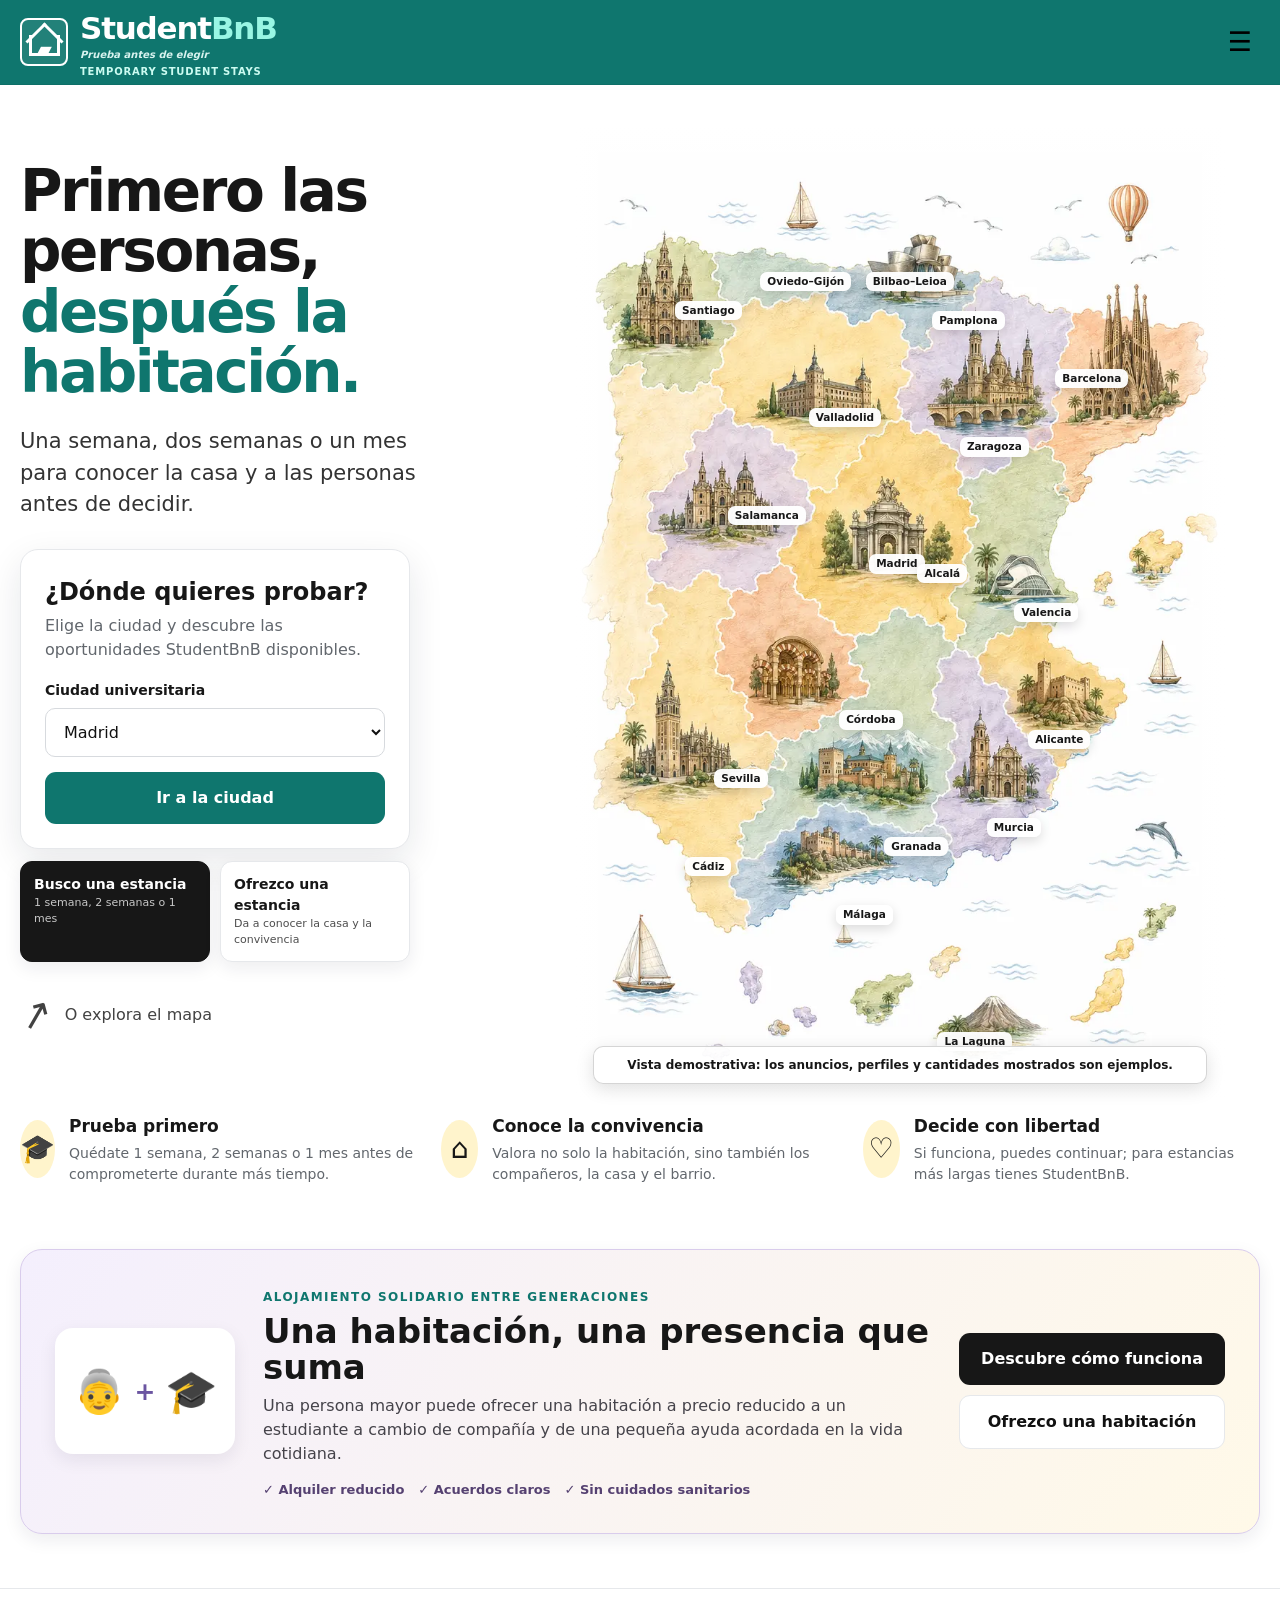
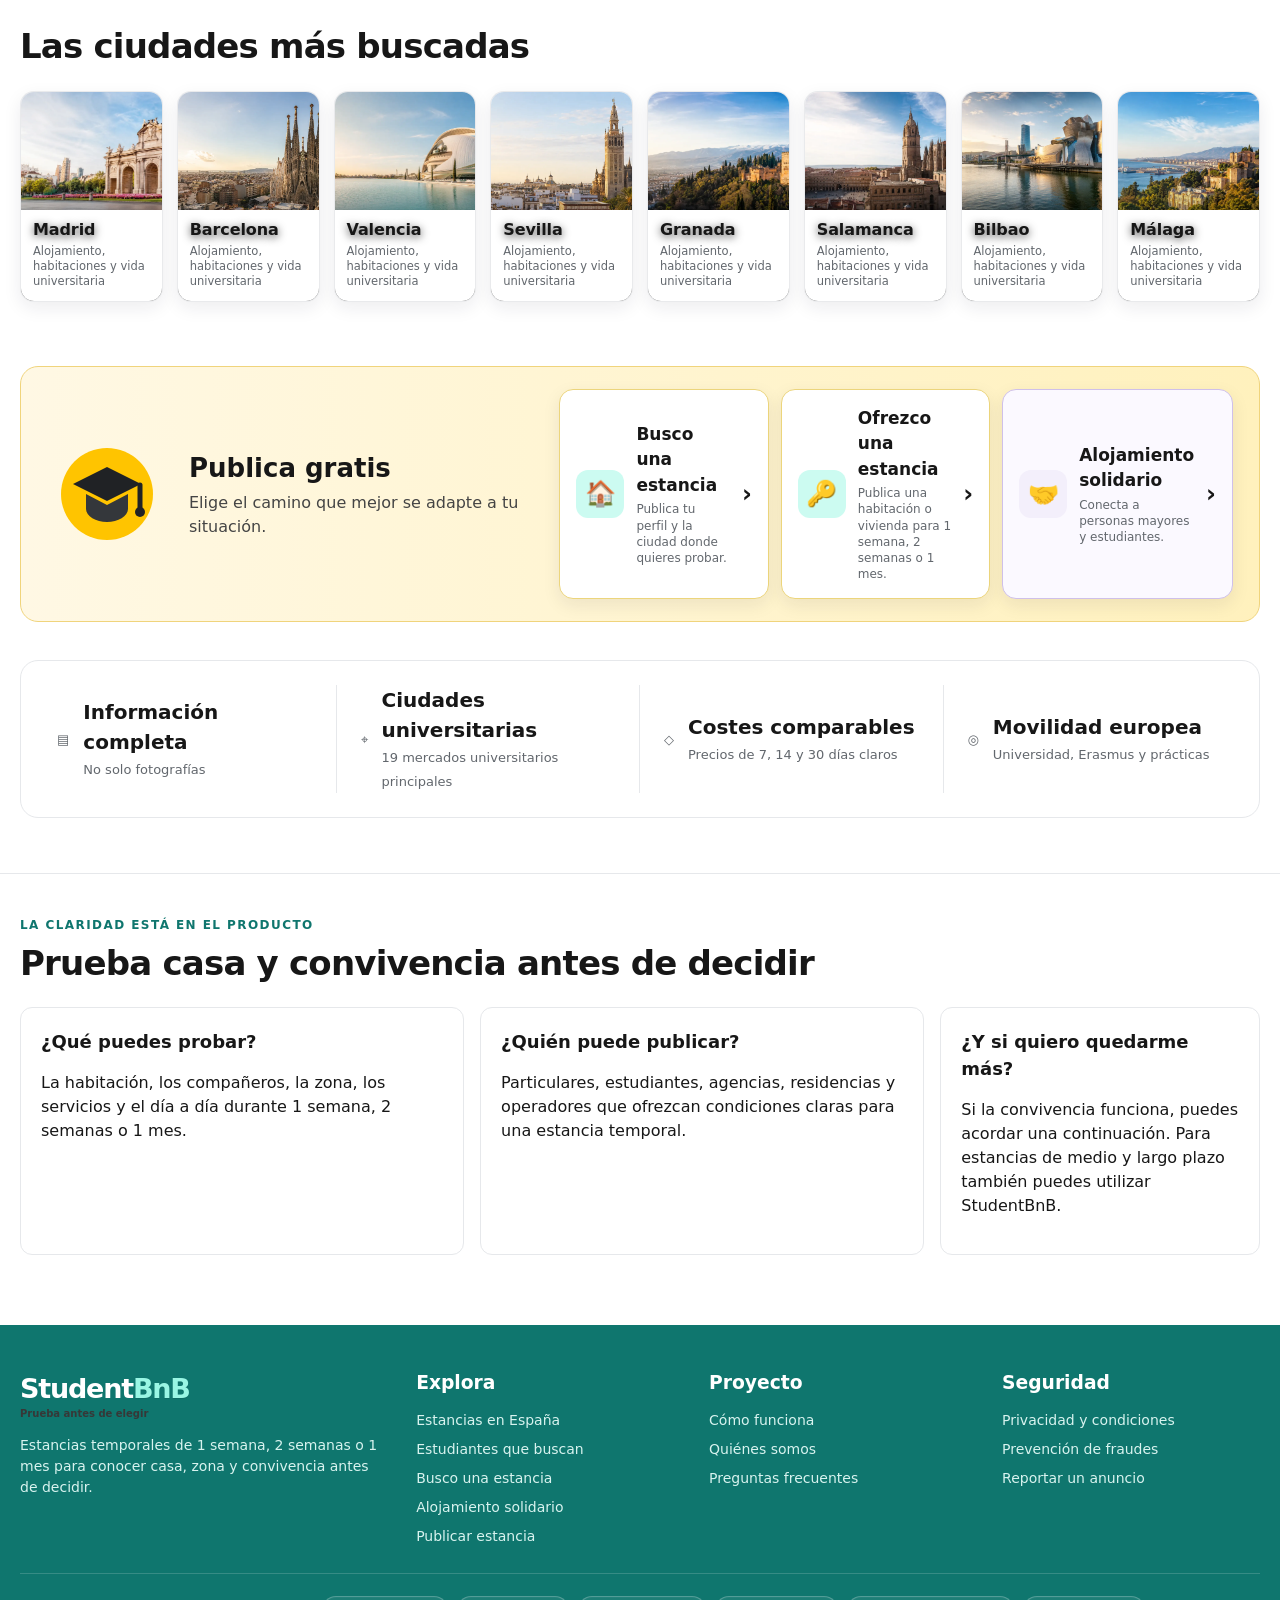
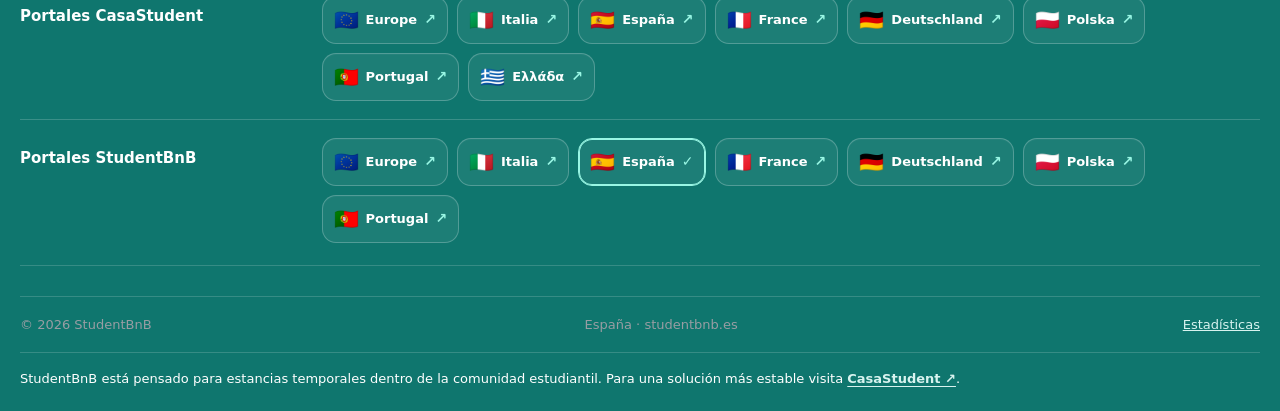
<file: index.html>
<!doctype html>
<html lang="es">
<head>

<meta charset="utf-8">
<meta name="viewport" content="width=device-width,initial-scale=1">
<meta name="theme-color" content="#0F766E">
<link rel="stylesheet" href="assets/css/style.css?v=20260824-map-soft-fade">

<title>StudentBnB — Prueba casa y compañeros antes de decidir</title>
<meta name="description" content="Estancias de prueba para estudiantes de 1 semana, 2 semanas o 1 mes. Conoce la casa, la zona y a tus compañeros antes de decidir si quieres quedarte más tiempo.">
<link rel="canonical" href="https://studentbnb.es/">
<meta name="robots" content="index,follow,max-image-preview:large">
<link rel="alternate" hreflang="it" href="https://studentbnb.it/">
<link rel="alternate" hreflang="es" href="https://studentbnb.es/">
<link rel="alternate" hreflang="fr" href="https://studentbnb.fr/">
<link rel="alternate" hreflang="de" href="https://student-bnb.de/">
<link rel="alternate" hreflang="pl" href="https://studentbnb.pl/">
<link rel="alternate" hreflang="pt" href="https://studentbnb.pt/">
<link rel="alternate" hreflang="x-default" href="https://studentbnb.eu/">
<script id="studentbnb-website-schema" type="application/ld+json">{"@context":"https://schema.org","@type":"WebSite","name":"StudentBnB","url":"https://studentbnb.es/","inLanguage":"es-ES"}</script>
<link rel="stylesheet" href="assets/css/studentbnb-brand.css?v=20260902-final"></head>
<body>

<header class="site-header">
  <div class="container header-inner">
    <a class="brand" href="index.html" aria-label="StudentBnB home">
      <span class="brand-icon" aria-hidden="true"><span class="brand-cap">▰</span></span>
      <span>Student<strong>BnB</strong><small>Prueba antes de elegir</small></span>
    </a>
    <button class="menu-button" aria-label="Abrir el menú" aria-expanded="false">☰</button>
    <nav class="main-nav" aria-label="Navegación principal">
      <a href="index.html#como-funciona">Cómo funciona</a>
      <a href="estudiantes.html">Estudiantes que buscan</a>
      <a class="nav-social-link" href="casa-solidaria.html">Casa solidaria</a>
      <a class="nav-feature-link" href="busco.html">Busco alojamiento</a>
      <a class="header-cta" href="publicar.html">Publica gratis</a>
      <a class="account-link" href="#" data-login>♙ <span data-account-label>Acceder</span></a>
    </nav>
  </div>
</header>
<main>
  <section class="home-hero">
    <div class="container hero-grid">
      <div class="hero-copy">
        <h1>Primero las personas,<br><span>después la habitación.</span></h1>
        <p>Una semana, dos semanas o un mes para conocer la casa, la zona y a tus compañeros antes de decidir si quieres continuar.</p>
        <form class="search-card" id="home-search">
          <h2>¿Dónde quieres probar?</h2>
          <p>Elige la ciudad y descubre las oportunidades StudentBnB disponibles.</p>
          <div class="field">
            <label for="home-city">Ciudad universitaria</label>
            <select id="home-city" name="city"><option value="madrid">Madrid</option></select>
          </div>
          <button class="btn btn-yellow btn-block" type="submit">Ir a la ciudad</button>
        </form>
        <div class="hero-market-actions" aria-label="Otras acciones principales">
          <a href="busco.html"><strong>Busco una estancia</strong><small>1 semana, 2 semanas o 1 mes</small></a>
          <a href="publicar.html"><strong>Ofrezco una estancia</strong><small>Da a conocer la casa y la convivencia</small></a>
        </div>
        <div class="explore-map"><span class="explore-arrow">↗</span><span>O explora el mapa</span></div>
      </div>
      <div class="map-stage spain-map blended-map" aria-label="Mapa ilustrado de los principales polos universitarios españoles">
        <img src="assets/img/spagna-proposta1.webp" alt="Mapa ilustrado de España con ciudades, islas y monumentos">
        <a class="map-hotspot hot-santiago" href="ciudad.html?city=santiago-de-compostela" aria-label="Abrir alojamientos de Santiago de Compostela"><span>Santiago</span></a>
        <a class="map-hotspot hot-oviedo" href="ciudad.html?city=oviedo" aria-label="Abrir alojamientos de Oviedo–Gijón"><span>Oviedo–Gijón</span></a>
        <a class="map-hotspot hot-bilbao" href="ciudad.html?city=bilbao" aria-label="Abrir alojamientos de Bilbao–Leioa"><span>Bilbao–Leioa</span></a>
        <a class="map-hotspot hot-pamplona" href="ciudad.html?city=pamplona" aria-label="Abrir alojamientos de Pamplona"><span>Pamplona</span></a>
        <a class="map-hotspot hot-valladolid" href="ciudad.html?city=valladolid" aria-label="Abrir alojamientos de Valladolid"><span>Valladolid</span></a>
        <a class="map-hotspot hot-salamanca" href="ciudad.html?city=salamanca" aria-label="Abrir alojamientos de Salamanca"><span>Salamanca</span></a>
        <a class="map-hotspot hot-madrid" href="ciudad.html?city=madrid" aria-label="Abrir alojamientos de Madrid"><span>Madrid</span></a>
        <a class="map-hotspot hot-alcala" href="ciudad.html?city=alcala-de-henares" aria-label="Abrir alojamientos de Alcalá de Henares"><span>Alcalá</span></a>
        <a class="map-hotspot hot-zaragoza" href="ciudad.html?city=zaragoza" aria-label="Abrir alojamientos de Zaragoza"><span>Zaragoza</span></a>
        <a class="map-hotspot hot-barcelona" href="ciudad.html?city=barcelona" aria-label="Abrir alojamientos de Barcelona"><span>Barcelona</span></a>
        <a class="map-hotspot hot-valencia" href="ciudad.html?city=valencia" aria-label="Abrir alojamientos de Valencia"><span>Valencia</span></a>
        <a class="map-hotspot hot-cordoba" href="ciudad.html?city=cordoba" aria-label="Abrir alojamientos de Córdoba"><span>Córdoba</span></a>
        <a class="map-hotspot hot-sevilla" href="ciudad.html?city=sevilla" aria-label="Abrir alojamientos de Sevilla"><span>Sevilla</span></a>
        <a class="map-hotspot hot-cadiz" href="ciudad.html?city=cadiz" aria-label="Abrir alojamientos de Cádiz–Puerto Real"><span>Cádiz</span></a>
        <a class="map-hotspot hot-granada" href="ciudad.html?city=granada" aria-label="Abrir alojamientos de Granada"><span>Granada</span></a>
        <a class="map-hotspot hot-malaga" href="ciudad.html?city=malaga" aria-label="Abrir alojamientos de Málaga"><span>Málaga</span></a>
        <a class="map-hotspot hot-alicante" href="ciudad.html?city=alicante" aria-label="Abrir alojamientos de Alicante–San Vicente"><span>Alicante</span></a>
        <a class="map-hotspot hot-murcia" href="ciudad.html?city=murcia" aria-label="Abrir alojamientos de Murcia"><span>Murcia</span></a>
        <a class="map-hotspot hot-la-laguna" href="ciudad.html?city=la-laguna" aria-label="Abrir alojamientos de La Laguna–Santa Cruz"><span>La Laguna</span></a>
      </div>
    </div>
    <div class="container value-strip" id="como-funciona">
      <div class="value-item"><span class="icon-circle">🎓</span><div><h3>Prueba primero</h3><p>Quédate 1 semana, 2 semanas o 1 mes antes de comprometerte durante más tiempo.</p></div></div>
      <div class="value-item"><span class="icon-circle">⌂</span><div><h3>Conoce la convivencia</h3><p>Valora no solo la habitación, sino también los compañeros, la casa y el barrio.</p></div></div>
      <div class="value-item"><span class="icon-circle">♡</span><div><h3>Decide con libertad</h3><p>Si funciona, puedes continuar; para estancias más largas tienes CasaStudent.</p></div></div>
    </div>
  </section>

  <section class="solidarity-home" id="casa-solidale">
    <div class="container solidarity-home-grid">
      <div class="solidarity-visual" aria-hidden="true"><span>👵</span><b>+</b><span>🎓</span></div>
      <div>
        <span class="kicker">Alojamiento solidario entre generaciones</span>
        <h2>Una habitación, una presencia que suma</h2>
        <p>Una persona mayor puede ofrecer una habitación a precio reducido a un estudiante a cambio de compañía y de una pequeña ayuda acordada en la vida cotidiana.</p>
        <div class="solidarity-points"><span>✓ Alquiler reducido</span><span>✓ Acuerdos claros</span><span>✓ Sin cuidados sanitarios</span></div>
      </div>
      <div class="solidarity-actions"><a class="btn btn-dark" href="casa-solidaria.html">Descubre cómo funciona</a><a class="btn btn-white" href="publicar.html?formula=intergeneracional">Ofrezco una habitación</a></div>
    </div>
  </section>

  <section class="city-section" id="ciudades"><div class="container"><h2 class="section-title">Las ciudades más buscadas</h2><div class="city-grid">
    <a class="city-card" href="ciudad.html?city=madrid"><img src="assets/img/citta-madrid.webp" alt="Madrid"><strong>Madrid</strong></a>
    <a class="city-card" href="ciudad.html?city=barcelona"><img src="assets/img/citta-barcelona.webp" alt="Barcelona"><strong>Barcelona</strong></a>
    <a class="city-card" href="ciudad.html?city=valencia"><img src="assets/img/citta-valencia.webp" alt="Valencia"><strong>Valencia</strong></a>
    <a class="city-card" href="ciudad.html?city=sevilla"><img src="assets/img/citta-sevilla.webp" alt="Sevilla"><strong>Sevilla</strong></a>
    <a class="city-card" href="ciudad.html?city=granada"><img src="assets/img/citta-granada.webp" alt="Granada"><strong>Granada</strong></a>
    <a class="city-card" href="ciudad.html?city=salamanca"><img src="assets/img/citta-salamanca.webp" alt="Salamanca"><strong>Salamanca</strong></a>
    <a class="city-card" href="ciudad.html?city=bilbao"><img src="assets/img/citta-bilbao.webp" alt="Bilbao"><strong>Bilbao</strong></a>
    <a class="city-card" href="ciudad.html?city=malaga"><img src="assets/img/citta-malaga.webp" alt="Málaga"><strong>Málaga</strong></a>
  </div></div></section>

  <section class="container" id="quienes-somos">
    <div class="publish-banner"><div class="student-illustration" aria-hidden="true">🧑‍🎓</div><div><h3>Publica gratis</h3><p>Elige el camino que mejor se adapte a tu situación.</p></div><div class="publish-choice-grid" aria-label="Elige el tipo de publicación"><a class="publish-choice" href="busco.html"><span class="choice-icon" aria-hidden="true">🏠</span><span><strong>Busco una estancia</strong><small>Publica tu perfil y la ciudad donde quieres probar.</small></span><b aria-hidden="true">›</b></a><a class="publish-choice" href="publicar.html"><span class="choice-icon" aria-hidden="true">🔑</span><span><strong>Ofrezco una estancia</strong><small>Publica una habitación o vivienda para 1 semana, 2 semanas o 1 mes.</small></span><b aria-hidden="true">›</b></a><a class="publish-choice solidarity-choice" href="casa-solidaria.html"><span class="choice-icon" aria-hidden="true">🤝</span><span><strong>Alojamiento solidario</strong><small>Conecta a personas mayores y estudiantes.</small></span><b aria-hidden="true">›</b></a></div></div>
    <div class="stats-strip"><div class="stat"><span class="stat-icon">▤</span><div><strong>Información completa</strong><span>No solo fotografías</span></div></div><div class="stat"><span class="stat-icon">⌖</span><div><strong>Ciudades universitarias</strong><span>19 mercados universitarios principales</span></div></div><div class="stat"><span class="stat-icon">◇</span><div><strong>Costes comparables</strong><span>Precios de 7, 14 y 30 días claros</span></div></div><div class="stat"><span class="stat-icon">◎</span><div><strong>Movilidad europea</strong><span>Universidad, Erasmus y prácticas</span></div></div></div>
  </section>

  <section class="city-section" id="faq"><div class="container"><span class="kicker">La claridad está en el producto</span><h2 class="section-title" style="margin-top:8px">Prueba casa y convivencia antes de decidir</h2><div class="detail-grid"><article class="info-card"><h2>¿Qué puedes probar?</h2><p>La habitación, los compañeros, la zona, los servicios y el día a día durante 1 semana, 2 semanas o 1 mes.</p></article><article class="info-card"><h2>¿Quién puede publicar?</h2><p>Particulares, estudiantes, agencias, residencias y operadores que ofrezcan condiciones claras para una estancia temporal.</p></article><article class="info-card"><h2>¿Y si quiero quedarme más?</h2><p>Si la convivencia funciona, puedes acordar una continuación. Para estancias de medio y largo plazo también puedes utilizar CasaStudent.</p></article></div></div></section>
</main>

<footer class="site-footer" id="contacto"><div class="container"><div class="footer-grid">
  <div><a class="brand" href="index.html" style="font-size:27px"><span>Student<strong>BnB</strong></span></a><p>Estancias temporales de 1 semana, 2 semanas o 1 mes para conocer casa, zona y convivencia antes de decidir.</p></div>
  <div><h3>Explora</h3><div class="footer-links"><a href="ciudad.html">Estancias en España</a><a href="estudiantes.html">Estudiantes que buscan</a><a href="busco.html">Busco una estancia</a><a href="casa-solidaria.html">Alojamiento solidario</a><a href="publicar.html">Publicar estancia</a></div></div>
  <div><h3>Proyecto</h3><div class="footer-links"><a href="index.html#como-funciona">Cómo funciona</a><a href="index.html#quienes-somos">Quiénes somos</a><a href="index.html#faq">Preguntas frecuentes</a></div></div>
  <div><h3>Seguridad</h3><div class="footer-links"><a href="privacidad.html">Privacidad y condiciones</a><a href="privacidad.html#seguridad">Prevención de fraudes</a><a href="mailto:reportes@studentbnb.es">Reportar un anuncio</a></div></div>
</div><div class="footer-international"><strong>StudentBnB en Europa</strong><div class="footer-country-links" data-network><a href="https://studentbnb.it/" target="_blank" rel="noopener"><img class="network-flag" src="assets/img/flag-it.svg" alt="" width="30" height="20"><span>Italia</span><span class="network-open" aria-hidden="true">↗</span></a><a href="index.html" aria-current="page"><img class="network-flag" src="assets/img/flag-es.svg" alt="" width="30" height="20"><span>España</span><span class="network-open" aria-hidden="true">↗</span></a><a href="https://studentbnb.fr/" target="_blank" rel="noopener"><img class="network-flag" src="assets/img/flag-fr.svg" alt="" width="30" height="20"><span>France</span><span class="network-open" aria-hidden="true">↗</span></a><a href="https://student-bnb.de/" target="_blank" rel="noopener"><img class="network-flag" src="assets/img/flag-de.svg" alt="" width="30" height="20"><span>Deutschland</span><span class="network-open" aria-hidden="true">↗</span></a><a href="https://studentbnb.pl/" target="_blank" rel="noopener"><img class="network-flag" src="assets/img/flag-pl.svg" alt="" width="30" height="20"><span>Polska</span><span class="network-open" aria-hidden="true">↗</span></a><a href="https://studentbnb.pt/" target="_blank" rel="noopener"><span>🇵🇹 Portugal</span><span class="network-open" aria-hidden="true">↗</span></a></div></div><div class="footer-bottom"><span>© 2026 StudentBnB</span><span>España · studentbnb.es</span></div></div></footer>
<div class="modal-backdrop" id="login-modal" role="dialog" aria-modal="true" aria-labelledby="login-title"><div class="modal"><button class="modal-close" data-close-modal aria-label="Cerrar">×</button><h2 id="login-title">Accede a StudentBnB</h2><p>Guarda búsquedas y favoritos y utiliza los contactos protegidos.</p><form id="login-form"><div class="field"><label for="login-email">Email</label><input id="login-email" name="email" type="email" required placeholder="nombre@email.es"></div><button class="btn btn-yellow btn-block" type="submit">Continuar</button></form></div></div>
<div id="toast" class="toast" role="status" aria-live="polite"></div>
<script src="assets/js/config.js?v=20260828-footer-links"></script><script src="assets/js/data.js"></script><script src="assets/js/app.js?v=20260902-final"></script><script src="assets/js/studentbnb-brand.js?v=20260902-final"></script></body>
</html>
</file>
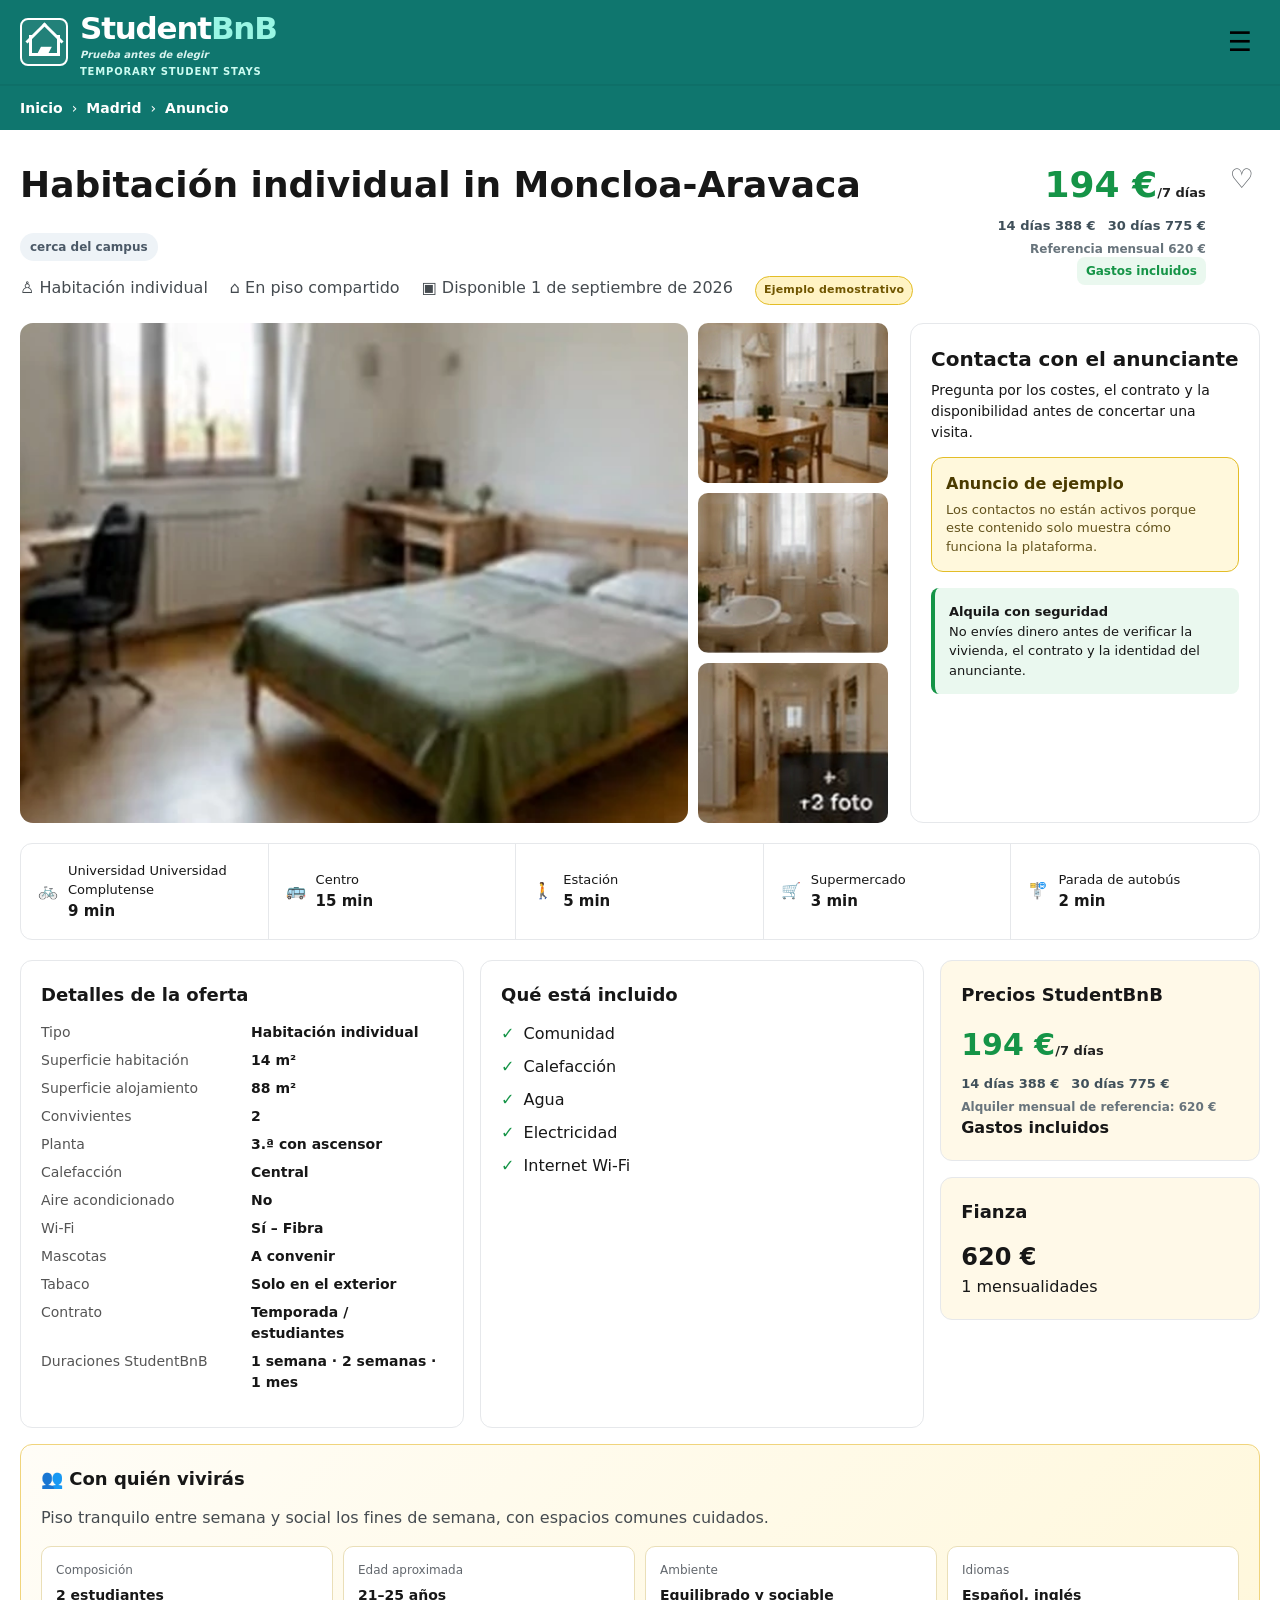
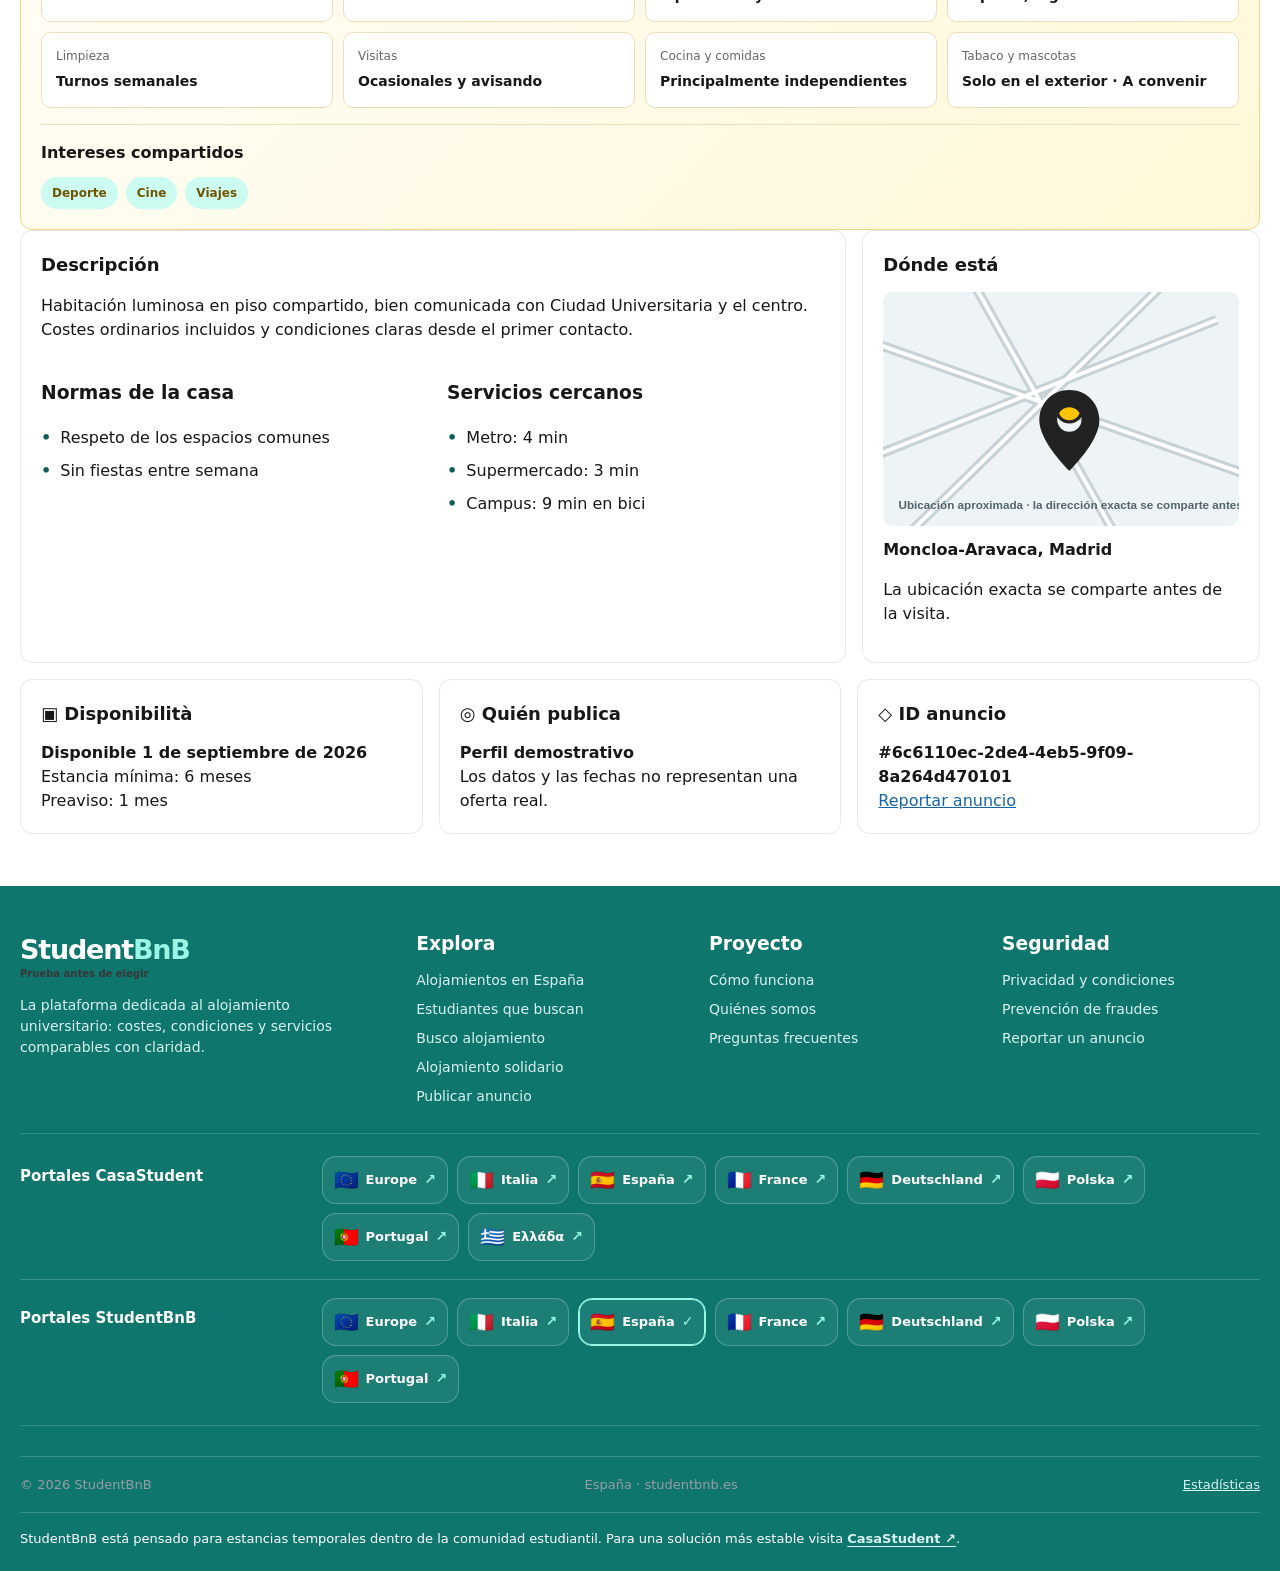
<file: anuncio.html>
<!doctype html>
<html lang="es">
<head>

<meta charset="utf-8">
<meta name="viewport" content="width=device-width,initial-scale=1">
<meta name="theme-color" content="#0F766E">
<link rel="stylesheet" href="assets/css/style.css">

<title>Detalle de la estancia | StudentBnB</title>
<meta name="description" content="Detalles, precios para 7, 14 y 30 días, disponibilidad y condiciones de la estancia StudentBnB.">
<link rel="stylesheet" href="assets/css/studentbnb-brand.css?v=20260902-final"></head>
<body>

<header class="site-header">
  <div class="container header-inner">
    <a class="brand" href="index.html" aria-label="StudentBnB home">
      <span class="brand-icon" aria-hidden="true"><span class="brand-cap">▰</span></span>
      <span>Student<strong>BnB</strong><small>Encuentra tu habitación. Vive tu ciudad.</small></span>
    </a>
    <button class="menu-button" aria-label="Abrir el menú" aria-expanded="false">☰</button>
    <nav class="main-nav" aria-label="Navegación principal">
      <a href="index.html#como-funciona">Cómo funciona</a>
      <a href="estudiantes.html">Estudiantes que buscan</a>
      <a class="nav-social-link" href="casa-solidaria.html">Casa solidaria</a>


      <a class="nav-feature-link" href="busco.html">Busco alojamiento</a>
      <a class="header-cta" href="publicar.html">Publica gratis</a>
      <a class="account-link" href="#" data-login>♙ <span data-account-label>Acceder</span></a>
    </nav>
  </div>
</header>
<div class="breadcrumb"><div class="container"><a href="index.html">Inicio</a><span>›</span><a id="detail-city-link" href="ciudad.html?city=madrid">Madrid</a><span>›</span><strong>Anuncio</strong></div></div>
<main class="detail-page">
  <div class="container" id="detail-root"></div>
</main>

<footer class="site-footer" id="contacto">
  <div class="container">
    <div class="footer-grid">
      <div>
        <a class="brand" href="index.html" style="font-size:27px"><span>Student<strong>BnB</strong></span></a>
        <p>La plataforma dedicada al alojamiento universitario: costes, condiciones y servicios comparables con claridad.</p>
      </div>
      <div><h3>Explora</h3><div class="footer-links"><a href="ciudad.html">Alojamientos en España</a><a href="estudiantes.html">Estudiantes que buscan</a><a href="busco.html">Busco alojamiento</a><a href="casa-solidaria.html">Alojamiento solidario</a><a href="publicar.html">Publicar anuncio</a></div></div>
      <div><h3>Proyecto</h3><div class="footer-links"><a href="index.html#como-funciona">Cómo funciona</a><a href="index.html#quienes-somos">Quiénes somos</a><a href="index.html#faq">Preguntas frecuentes</a></div></div>
      <div><h3>Seguridad</h3><div class="footer-links"><a href="privacidad.html">Privacidad y condiciones</a><a href="privacidad.html#seguridad">Prevención de fraudes</a><a href="mailto:reportes@studentbnb.es">Reportar un anuncio</a></div></div>
    </div>
    <div class="footer-international"><strong>CasaStudent en Europa</strong><div class="footer-country-links"><a href="https://studentbnb.it/" target="_blank" rel="noopener"><span aria-hidden="true">🇮🇹</span> Italia</a><a href="index.html" aria-current="page"><span aria-hidden="true">🇪🇸</span> España</a><a href="https://studentbnb.fr/" target="_blank" rel="noopener"><span aria-hidden="true">🇫🇷</span> Francia</a><a href="https://student-bnb.de/" target="_blank" rel="noopener"><span aria-hidden="true">🇩🇪</span> Alemania</a><a href="https://studentbnb.pl/" target="_blank" rel="noopener"><span aria-hidden="true">🇵🇱</span> Polonia</a></div></div>
    <div class="footer-bottom"><span>© 2026 CasaStudent</span><span>España · studentbnb.es</span></div>
  </div>
</footer>
<div class="modal-backdrop" id="login-modal" role="dialog" aria-modal="true" aria-labelledby="login-title">
  <div class="modal">
    <button class="modal-close" data-close-modal aria-label="Chiudi">×</button>
    <h2 id="login-title">Accede a CasaStudent</h2>
    <p>Guarda búsquedas y favoritos y utiliza los contactos protegidos.</p>
    <form id="login-form">
      <div class="field"><label for="login-email">Email</label><input id="login-email" name="email" type="email" required placeholder="nombre@email.es"></div>
      <button class="btn btn-yellow btn-block" type="submit">Continuar</button>
    </form>
  </div>
</div>
<div id="toast" class="toast" role="status" aria-live="polite"></div>
<script src="assets/js/config.js"></script><script src="assets/js/data.js"></script>
<script src="assets/js/app.js?v=20260902-final"></script>
<script src="assets/js/studentbnb-brand.js?v=20260902-final"></script></body>
</html>
</file>
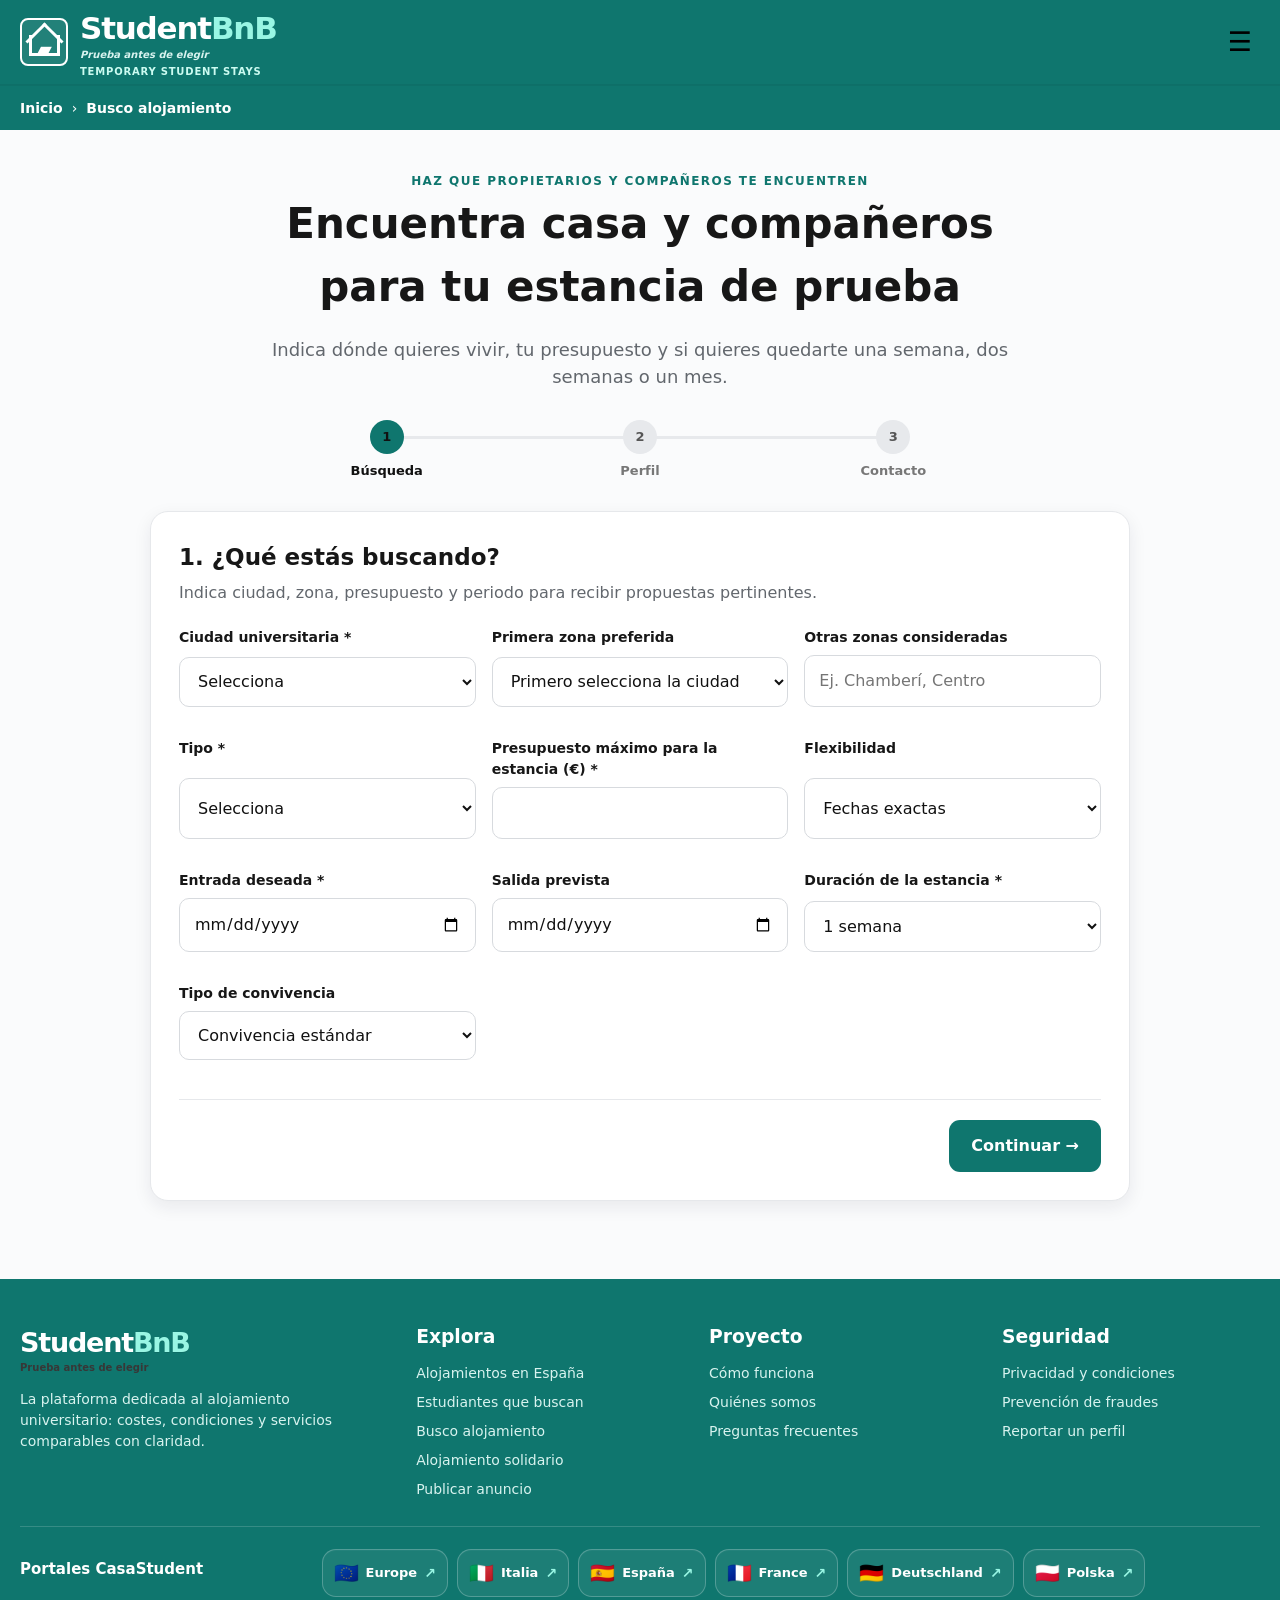
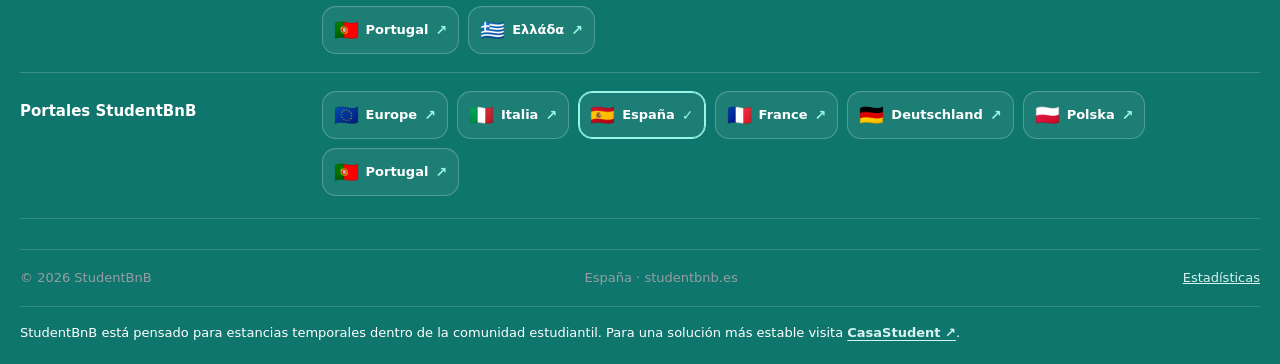
<file: busco.html>
<!doctype html>
<html lang="es">
<head>
<meta charset="utf-8">
<meta name="viewport" content="width=device-width,initial-scale=1">
<meta name="theme-color" content="#0F766E">
<link rel="stylesheet" href="assets/css/style.css">
<title>Busco alojamiento | StudentBnB</title>
<meta name="description" content="Publica gratis tu perfil y describe el alojamiento universitario que buscas.">
<link rel="stylesheet" href="assets/css/studentbnb-brand.css?v=20260902-final"></head>
<body>
<header class="site-header">
  <div class="container header-inner">
    <a class="brand" href="index.html" aria-label="StudentBnB home"><span class="brand-icon" aria-hidden="true"><span class="brand-cap">▰</span></span><span>Student<strong>BnB</strong><small>Encuentra tu habitación. Vive tu ciudad.</small></span></a>
    <button class="menu-button" aria-label="Abrir el menú" aria-expanded="false">☰</button>
    <nav class="main-nav" aria-label="Navegación principal">
      <a href="index.html#como-funciona">Cómo funciona</a><a href="estudiantes.html">Estudiantes que buscan</a><a class="nav-social-link" href="casa-solidaria.html">Casa solidaria</a>
      <a class="nav-feature-link" href="busco.html" aria-current="page">Busco alojamiento</a>
      <a class="header-cta" href="publicar.html">Publica gratis</a>
      <a class="account-link" href="#" data-login>♙ <span data-account-label>Acceder</span></a>
    </nav>
  </div>
</header>
<div class="breadcrumb"><div class="container"><a href="index.html">Inicio</a><span>›</span><strong>Busco alojamiento</strong></div></div>

<main class="form-shell">
  <div class="container">
    <div class="form-heading">
      <span class="kicker">Haz que propietarios y compañeros te encuentren</span>
      <h1>Publica lo que buscas</h1>
      <p>Describe el alojamiento que buscas y preséntate de forma sencilla. Quien tenga una opción compatible podrá contactarte directamente.</p>
    </div>
    <div class="progress three" aria-label="Pasos del formulario">
      <div class="progress-step active" data-step="1"><span>Búsqueda</span></div>
      <div class="progress-step active" data-step="2"><span>Perfil</span></div>
      <div class="progress-step active" data-step="3"><span>Contacto</span></div>
    </div>

    <form id="student-request-form" class="publish-form"><input type="hidden" name="countryCode" value="ES">
      <section class="form-section card">
        <h2>1. ¿Qué estás buscando?</h2>
        <p>Indica ciudad, zona, presupuesto y periodo para recibir propuestas pertinentes.</p>
        <div class="form-grid three">
          <div class="field"><label for="request-city">Ciudad universitaria *</label><select id="request-city" name="city" required><option value="">Selecciona</option></select></div>
          <div class="field"><label for="request-zone">Primera zona preferida</label><select id="request-zone" name="zone"><option value="">Primero selecciona la ciudad</option></select></div>
          <div class="field"><label for="otherZones">Otras zonas consideradas</label><input id="otherZones" name="otherZones" placeholder="Ej. Chamberí, Centro"></div>
          <div class="field"><label for="request-type">Tipo *</label><select id="request-type" name="type" required><option value="">Selecciona</option><option>Habitación individual</option><option>Plaza en habitación compartida</option><option>Estudio</option><option>Apartamento de 1 dormitorio</option><option>Piso</option></select></div>
          <div class="field"><label for="request-budget">Presupuesto máximo mensual (€) *</label><input id="request-budget" name="budget" type="number" min="100" max="5000" required></div>
          <div class="field"><label for="request-flexibility">Flexibilidad</label><select id="request-flexibility" name="flexibility"><option>Fechas exactas</option><option>± 7 días</option><option>± 15 días</option><option>± 30 días</option></select></div>
          <div class="field"><label for="request-from">Entrada deseada *</label><input id="request-from" name="availableFrom" type="date" required></div>
          <div class="field"><label for="request-to">Salida prevista</label><input id="request-to" name="availableTo" type="date"></div>
          <div class="field"><label for="request-duration">Duración</label><select id="request-duration" name="duration"><option>Curso académico</option><option>Un semestre</option><option>Erasmus o prácticas</option><option>12 meses o más</option><option>Periodo de verano</option></select></div>
          <div class="field"><label for="student-living-model">Tipo de convivencia</label><select id="student-living-model" name="livingModel"><option value="standard">Convivencia estándar</option><option value="intergenerational">Me interesa la convivencia solidaria con una persona mayor</option></select></div>
        </div>
        <div id="student-intergenerational-fields" class="intergenerational-fields hidden">
          <h3>Disponibilidad para la convivencia solidaria</h3>
          <p>Indica solo pequeñas ayudas compatibles con los estudios y acordadas previamente.</p>
          <div class="checkbox-grid">
            <label class="check-option"><input type="checkbox" name="intergenerationalHelp" value="Compañía y conversación"> Compañía y conversación</label>
            <label class="check-option"><input type="checkbox" name="intergenerationalHelp" value="Compra o pequeños recados"> Compra o pequeños recados</label>
            <label class="check-option"><input type="checkbox" name="intergenerationalHelp" value="Ayuda con móvil y ordenador"> Ayuda con móvil y ordenador</label>
            <label class="check-option"><input type="checkbox" name="intergenerationalHelp" value="Pequeñas tareas domésticas compartidas"> Pequeñas tareas domésticas compartidas</label>
          </div>
          <div class="field" style="margin-top:14px"><label for="student-intergenerational-hours">Tiempo máximo orientativo</label><select id="student-intergenerational-hours" name="intergenerationalHours"><option>1–2 horas por semana</option><option>3–4 horas por semana</option><option>5–6 horas por semana</option></select></div>
          <span class="micro-note">No se trata de cuidados sanitarios o personales ni de una relación laboral.</span>
        </div>
      </section>

      <section class="form-section card">
        <h2>2. Tu perfil de estudiante</h2>
        <p>Una presentación auténtica aumenta las posibilidades de contacto y ayuda a encontrar una convivencia compatible.</p>
        <div class="form-grid three">
          <div class="field"><label for="student-name">Nombre público *</label><input id="student-name" name="name" required placeholder="Es. Giulia"></div>
          <div class="field"><label for="student-age">Edad</label><input id="student-age" name="age" type="number" min="18" max="99"></div>
          <div class="field"><label for="student-photo">Foto de perfil opcional</label><input id="student-photo" name="photo" type="file" accept="image/jpeg,image/png,image/webp"><img id="student-photo-preview" class="photo-profile-preview" alt="Vista previa de la foto de perfil"></div>
          <div class="field"><label for="student-university">Universidad *</label><input id="student-university" name="university" required placeholder="Ej. Universidad Complutense de Madrid"></div>
          <div class="field"><label for="student-course">Estudios *</label><input id="student-course" name="course" required placeholder="Ej. Psicología"></div>
          <div class="field"><label for="student-year">Curso o nivel</label><input id="student-year" name="studyYear" placeholder="Ej. 2.º curso / Máster / Erasmus"></div>
          <div class="field"><label for="student-languages">Idiomas *</label><input id="student-languages" name="languages" required placeholder="Español, inglés, italiano"></div>
          <div class="field"><label for="student-smoking">Tabaco</label><select id="student-smoking" name="smoking"><option>No fumador</option><option>Fumador solo fuera</option><option>Fumador</option><option>Prefiero no indicarlo</option></select></div>
          <div class="field"><label for="student-pets">Mascotas</label><input id="student-pets" name="pets" placeholder="Ej. ninguna / un gato"></div>
          <div class="field"><label for="student-lifestyle">Ritmo diario</label><select id="student-lifestyle" name="lifestyle"><option>Equilibrado</option><option>Tranquilo y estudioso</option><option>Sociable</option><option>A menudo fuera de casa</option><option>Horarios variables</option></select></div>
          <div class="field"><label for="student-sociality">Convivencia preferida</label><select id="student-sociality" name="sociality"><option>Sociable y respetuosa</option><option>Tranquila y autónoma</option><option>Internacional y convivencial</option><option>Solo compartir gastos</option><option>Soy flexible</option></select></div>
          <div class="field"><label for="student-cleanliness">Orden y limpieza</label><select id="student-cleanliness" name="cleanliness"><option>Muy ordenado</option><option>Ordenado</option><option>Flexible con turnos compartidos</option><option>Prefiero no indicarlo</option></select></div>
          <div class="field"><label for="student-cooking">Cocina</label><select id="student-cooking" name="cooking"><option>Cocino a menudo</option><option>Cocino a veces</option><option>Cocino raramente</option><option>Me gusta cocinar en compañía</option></select></div>
          <div class="field full"><label for="student-bio">Preséntate *</label><textarea id="student-bio" name="bio" rows="6" required placeholder="Cuenta brevemente qué estudias, qué alojamiento buscas y cómo vives los espacios compartidos."></textarea><span class="profile-help">No incluyas documentos, datos financieros ni información sensible en la descripción pública.</span></div>
        </div>
        <span class="field-label">Intereses</span>
        <div class="checkbox-grid" style="margin-top:9px">
          <label class="check-option"><input type="checkbox" name="interests" value="Deporte"> Deporte</label><label class="check-option"><input type="checkbox" name="interests" value="Cine"> Cine</label><label class="check-option"><input type="checkbox" name="interests" value="Música"> Música</label><label class="check-option"><input type="checkbox" name="interests" value="Viajes"> Viajes</label><label class="check-option"><input type="checkbox" name="interests" value="Cocina"> Cocina</label><label class="check-option"><input type="checkbox" name="interests" value="Estudio"> Estudio</label>
        </div>
      </section>

      <section class="form-section card">
        <h2>3. Contacto</h2>
        <p>Los datos de contacto solo estarán disponibles para usuarios que hayan iniciado sesión.</p>
        <div class="form-grid three">
          <div class="field"><label for="student-email">Email *</label><input id="student-email" name="email" type="email" required></div>
          <div class="field"><label for="student-phone">Teléfono</label><input id="student-phone" name="phone"></div>
          <div class="field"><label for="student-whatsapp">WhatsApp</label><input id="student-whatsapp" name="whatsapp" placeholder="Ej. +34 612 345 678"></div>
        </div>
        <label class="privacy-toggle"><input type="checkbox" required> Confirmo que deseo publicar la información introducida. He leído la <a href="privacidad.html" style="text-decoration:underline">nota de privacidad</a>.</label>
        <div class="notice" style="margin-top:18px"><strong>Nota sobre el prototipo:</strong> la búsqueda se guarda únicamente en el navegador y será visible en este dispositivo.</div>
        <div class="form-actions"><a class="btn btn-white" href="estudiantes.html">Ver estudiantes que buscan</a><button class="btn btn-yellow" type="submit">Guardar y publicar</button></div>
        <div id="request-success" class="success-message" role="status"></div>
      </section>
    </form>
  </div>
</main>

<footer class="site-footer" id="contacto"><div class="container"><div class="footer-grid">
  <div><a class="brand" href="index.html" style="font-size:27px"><span>Student<strong>BnB</strong></span></a><p>La plataforma dedicada al alojamiento universitario: costes, condiciones y servicios comparables con claridad.</p></div>
  <div><h3>Explora</h3><div class="footer-links"><a href="ciudad.html">Alojamientos en España</a><a href="estudiantes.html">Estudiantes que buscan</a><a href="busco.html">Busco alojamiento</a><a href="casa-solidaria.html">Alojamiento solidario</a><a href="publicar.html">Publicar anuncio</a></div></div>
  <div><h3>Proyecto</h3><div class="footer-links"><a href="index.html#como-funciona">Cómo funciona</a><a href="index.html#quienes-somos">Quiénes somos</a><a href="index.html#faq">Preguntas frecuentes</a></div></div>
  <div><h3>Seguridad</h3><div class="footer-links"><a href="privacidad.html">Privacidad y condiciones</a><a href="privacidad.html#seguridad">Prevención de fraudes</a><a href="mailto:reportes@studentbnb.es">Reportar un perfil</a></div></div>
</div><div class="footer-international"><strong>CasaStudent en Europa</strong><div class="footer-country-links"><a href="https://studentbnb.it/" target="_blank" rel="noopener"><span aria-hidden="true">🇮🇹</span> Italia</a><a href="index.html" aria-current="page"><span aria-hidden="true">🇪🇸</span> España</a><a href="https://studentbnb.fr/" target="_blank" rel="noopener"><span aria-hidden="true">🇫🇷</span> Francia</a><a href="https://student-bnb.de/" target="_blank" rel="noopener"><span aria-hidden="true">🇩🇪</span> Alemania</a><a href="https://studentbnb.pl/" target="_blank" rel="noopener"><span aria-hidden="true">🇵🇱</span> Polonia</a></div></div><div class="footer-bottom"><span>© 2026 CasaStudent</span><span>España · studentbnb.es</span></div></div></footer>

<div class="modal-backdrop" id="login-modal" role="dialog" aria-modal="true" aria-labelledby="login-title"><div class="modal"><button class="modal-close" data-close-modal aria-label="Chiudi">×</button><h2 id="login-title">Accede a CasaStudent</h2><p>Guarda búsquedas y favoritos y utiliza los contactos protegidos.</p><form id="login-form"><div class="field"><label for="login-email">Email</label><input id="login-email" name="email" type="email" required placeholder="nombre@email.es"></div><button class="btn btn-yellow btn-block" type="submit">Continuar</button></form></div></div>
<div id="toast" class="toast" role="status" aria-live="polite"></div>
<script src="assets/js/config.js"></script><script src="assets/js/data.js"></script><script src="assets/js/app.js?v=20260902-final"></script>
<script src="assets/js/studentbnb-brand.js?v=20260902-final"></script></body>
</html>
</file>
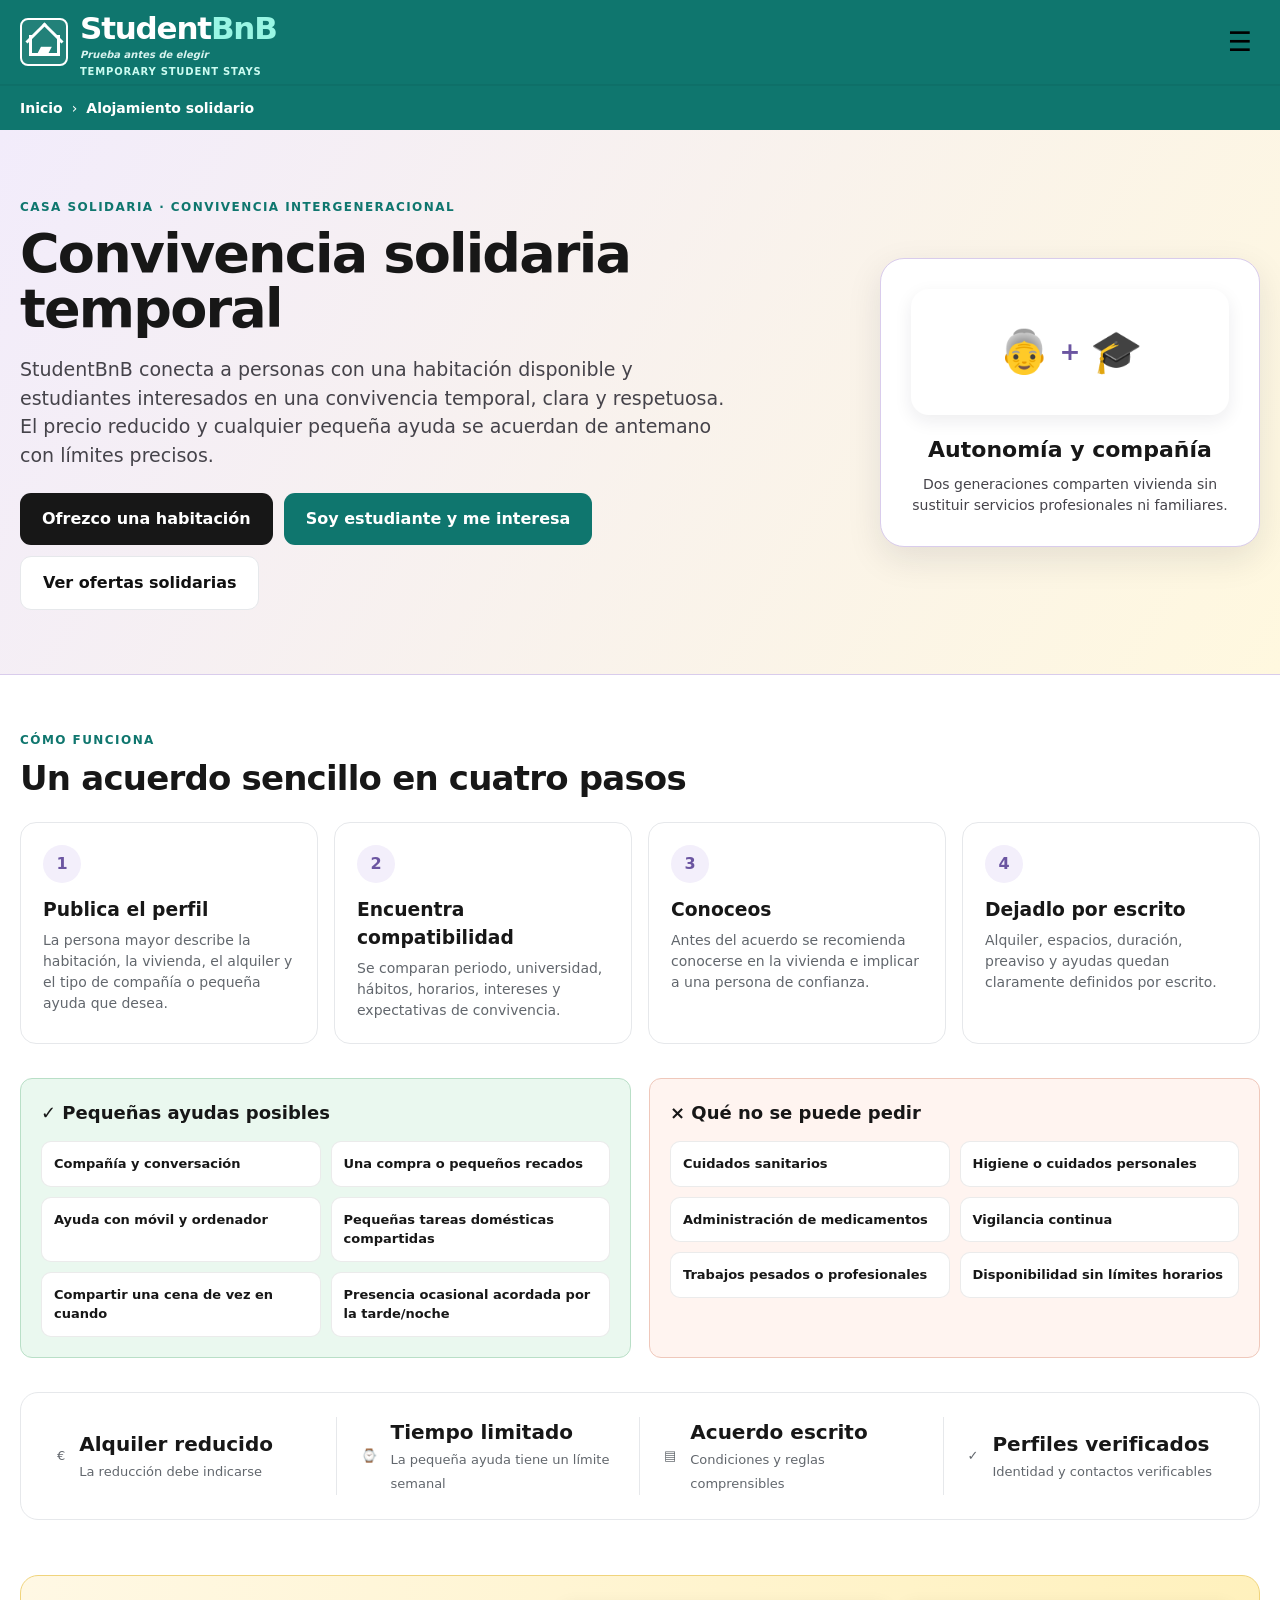
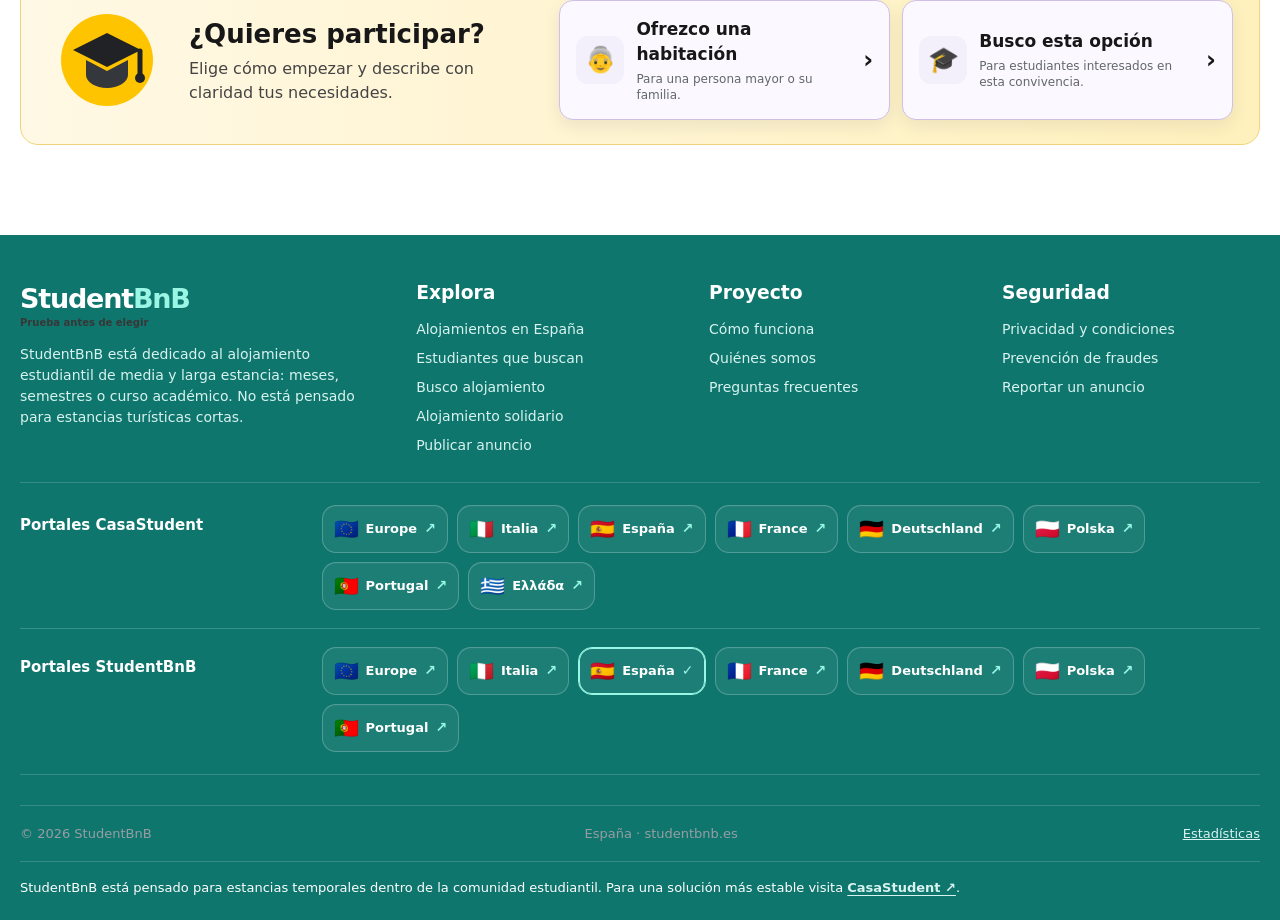
<file: casa-solidaria.html>
<!doctype html>
<html lang="es">
<head>
<meta charset="utf-8">
<meta name="viewport" content="width=device-width,initial-scale=1">
<meta name="theme-color" content="#0F766E">
<link rel="stylesheet" href="assets/css/style.css">
<style>
@media(max-width:590px){
  .solidarity-content .container{width:min(100% - 28px,var(--max));margin-inline:auto}
  .solidarity-content .publish-banner{display:flex!important;flex-direction:column!important;align-items:center!important;text-align:center!important;width:100%!important;max-width:100%!important;margin:24px auto!important;padding:24px 18px!important;overflow:hidden}
  .solidarity-content .publish-banner>div{width:100%;max-width:100%}
  .solidarity-content .student-illustration{margin:0 auto!important;justify-self:auto!important}
  .solidarity-content .publish-choice-grid{display:grid!important;grid-template-columns:1fr!important;width:100%!important;gap:12px!important}
  .solidarity-content .publish-choice{width:100%!important;max-width:100%!important;margin:0!important;text-align:left}
  .solidarity-page-grid{grid-template-columns:1fr!important}
  .solidarity-page-actions{justify-content:center}
  .solidarity-card-visual{width:100%;max-width:520px;margin-inline:auto}
}
</style>
<title>Alojamiento solidario entre mayores y estudiantes | StudentBnB</title>
<meta name="description" content="Una habitación a precio reducido para un estudiante a cambio de compañía y pequeñas ayudas acordadas con una persona mayor.">
<link rel="stylesheet" href="assets/css/studentbnb-brand.css?v=20260902-final"></head>
<body>
<header class="site-header">
  <div class="container header-inner">
    <a class="brand" href="index.html" aria-label="StudentBnB home"><span class="brand-icon" aria-hidden="true"><span class="brand-cap">▰</span></span><span>Student<strong>BnB</strong><small>Encuentra tu habitación. Vive tu ciudad.</small></span></a>
    <button class="menu-button" aria-label="Abrir el menú" aria-expanded="false">☰</button>
    <nav class="main-nav" aria-label="Navegación principal">
      <a href="index.html#como-funciona">Cómo funciona</a>
      <a href="estudiantes.html">Estudiantes que buscan</a>
      <a class="nav-social-link" href="casa-solidaria.html" aria-current="page">Casa solidaria</a>


      <a class="nav-feature-link" href="busco.html">Busco alojamiento</a>
      <a class="header-cta" href="publicar.html">Publica gratis</a>
      <a class="account-link" href="#" data-login>♙ <span data-account-label>Acceder</span></a>
    </nav>
  </div>
</header>
<div class="breadcrumb"><div class="container"><a href="index.html">Inicio</a><span>›</span><strong>Alojamiento solidario</strong></div></div>

<main>
  <section class="solidarity-page-hero">
    <div class="container solidarity-page-grid">
      <div>
        <span class="kicker">Casa solidaria · Convivencia intergeneracional</span>
        <h1>Una habitación, una presencia que suma</h1>
        <p>CasaStudent conecta a personas mayores con una habitación libre y estudiantes que buscan una solución asequible. El alquiler es reducido y la pequeña ayuda se acuerda entre ambas partes, con límites claros y respeto mutuo.</p>
        <div class="solidarity-page-actions">
          <a class="btn btn-dark" href="publicar.html?formula=intergeneracional">Ofrezco una habitación</a>
          <a class="btn btn-yellow" href="busco.html?formula=intergeneracional">Soy estudiante y me interesa</a>
          <a class="btn btn-white" href="ciudad.html?city=granada&amp;formula=intergeneracional">Ver ofertas solidarias</a>
        </div>
      </div>
      <aside class="solidarity-card-visual">
        <div class="solidarity-visual" aria-hidden="true"><span>👵</span><b>+</b><span>🎓</span></div>
        <strong>Autonomía y compañía</strong>
        <p>Dos generaciones comparten vivienda sin sustituir servicios profesionales ni familiares.</p>
      </aside>
    </div>
  </section>

  <section class="solidarity-content">
    <div class="container">
      <span class="kicker">Cómo funciona</span>
      <h2 class="section-title" style="margin-top:8px">Un acuerdo sencillo en cuatro pasos</h2>
      <div class="solidarity-steps">
        <article class="solidarity-step"><b>1</b><h3>Publica el perfil</h3><p>La persona mayor describe la habitación, la vivienda, el alquiler y el tipo de compañía o pequeña ayuda que desea.</p></article>
        <article class="solidarity-step"><b>2</b><h3>Encuentra compatibilidad</h3><p>Se comparan periodo, universidad, hábitos, horarios, intereses y expectativas de convivencia.</p></article>
        <article class="solidarity-step"><b>3</b><h3>Conoceos</h3><p>Antes del acuerdo se recomienda conocerse en la vivienda e implicar a una persona de confianza.</p></article>
        <article class="solidarity-step"><b>4</b><h3>Dejadlo por escrito</h3><p>Alquiler, espacios, duración, preaviso y ayudas quedan claramente definidos por escrito.</p></article>
      </div>

      <div class="solidarity-safety">
        <section class="info-card"><h2>✓ Pequeñas ayudas posibles</h2><div class="solidarity-example-list"><span>Compañía y conversación</span><span>Una compra o pequeños recados</span><span>Ayuda con móvil y ordenador</span><span>Pequeñas tareas domésticas compartidas</span><span>Compartir una cena de vez en cuando</span><span>Presencia ocasional acordada por la tarde/noche</span></div></section>
        <section class="info-card"><h2>× Qué no se puede pedir</h2><div class="solidarity-example-list"><span>Cuidados sanitarios</span><span>Higiene o cuidados personales</span><span>Administración de medicamentos</span><span>Vigilancia continua</span><span>Trabajos pesados o profesionales</span><span>Disponibilidad sin límites horarios</span></div></section>
      </div>

      <div class="stats-strip" style="margin-top:34px">
        <div class="stat"><span class="stat-icon">€</span><div><strong>Alquiler reducido</strong><span>La reducción debe indicarse</span></div></div>
        <div class="stat"><span class="stat-icon">⌚</span><div><strong>Tiempo limitado</strong><span>La pequeña ayuda tiene un límite semanal</span></div></div>
        <div class="stat"><span class="stat-icon">▤</span><div><strong>Acuerdo escrito</strong><span>Condiciones y reglas comprensibles</span></div></div>
        <div class="stat"><span class="stat-icon">✓</span><div><strong>Perfiles verificados</strong><span>Identidad y contactos verificables</span></div></div>
      </div>

      <div class="publish-banner">
        <div class="student-illustration" aria-hidden="true">🤝</div>
        <div><h3>¿Quieres participar?</h3><p>Elige cómo empezar y describe con claridad tus necesidades.</p></div>
        <div class="publish-choice-grid" style="grid-template-columns:1fr 1fr">
          <a class="publish-choice solidarity-choice" href="publicar.html?formula=intergeneracional"><span class="choice-icon">👵</span><span><strong>Ofrezco una habitación</strong><small>Para una persona mayor o su familia.</small></span><b>›</b></a>
          <a class="publish-choice solidarity-choice" href="busco.html?formula=intergeneracional"><span class="choice-icon">🎓</span><span><strong>Busco esta opción</strong><small>Para estudiantes interesados en esta convivencia.</small></span><b>›</b></a>
        </div>
      </div>
    </div>
  </section>
</main>

<footer class="site-footer" id="contacto"><div class="container"><div class="footer-grid">
  <div><a class="brand" href="index.html" style="font-size:27px"><span>Student<strong>BnB</strong></span></a><p>CasaStudent está dedicado al alojamiento estudiantil de media y larga estancia: meses, semestres o curso académico. No está pensado para estancias turísticas cortas.</p></div>
  <div><h3>Explora</h3><div class="footer-links"><a href="ciudad.html">Alojamientos en España</a><a href="estudiantes.html">Estudiantes que buscan</a><a href="busco.html">Busco alojamiento</a><a href="casa-solidaria.html">Alojamiento solidario</a><a href="publicar.html">Publicar anuncio</a></div></div>
  <div><h3>Proyecto</h3><div class="footer-links"><a href="index.html#como-funciona">Cómo funciona</a><a href="index.html#quienes-somos">Quiénes somos</a><a href="index.html#faq">Preguntas frecuentes</a></div></div>
  <div><h3>Seguridad</h3><div class="footer-links"><a href="privacidad.html">Privacidad y condiciones</a><a href="privacidad.html#seguridad">Prevención de fraudes</a><a href="mailto:reportes@studentbnb.es">Reportar un anuncio</a></div></div>
</div><div class="footer-international"><strong>CasaStudent en Europa</strong><div class="footer-country-links"><a href="https://studentbnb.it/" target="_blank" rel="noopener"><span aria-hidden="true">🇮🇹</span> Italia</a><a href="index.html" aria-current="page"><span aria-hidden="true">🇪🇸</span> España</a><a href="https://studentbnb.fr/" target="_blank" rel="noopener"><span aria-hidden="true">🇫🇷</span> Francia</a><a href="https://student-bnb.de/" target="_blank" rel="noopener"><span aria-hidden="true">🇩🇪</span> Alemania</a><a href="https://studentbnb.pl/" target="_blank" rel="noopener"><span aria-hidden="true">🇵🇱</span> Polonia</a></div></div><div class="footer-bottom"><span>© 2026 CasaStudent</span><span>España · studentbnb.es</span></div></div></footer>

<div class="modal-backdrop" id="login-modal" role="dialog" aria-modal="true" aria-labelledby="login-title"><div class="modal"><button class="modal-close" data-close-modal aria-label="Chiudi">×</button><h2 id="login-title">Accede a CasaStudent</h2><p>Guarda búsquedas y favoritos y utiliza los contactos protegidos.</p><form id="login-form"><div class="field"><label for="login-email">Email</label><input id="login-email" name="email" type="email" required placeholder="nombre@email.es"></div><button class="btn btn-yellow btn-block" type="submit">Continuar</button></form></div></div>
<div id="toast" class="toast" role="status" aria-live="polite"></div>
<script src="assets/js/config.js"></script><script src="assets/js/data.js"></script><script src="assets/js/app.js?v=20260902-final"></script>
<script src="assets/js/studentbnb-brand.js?v=20260902-final"></script></body>
</html>
</file>
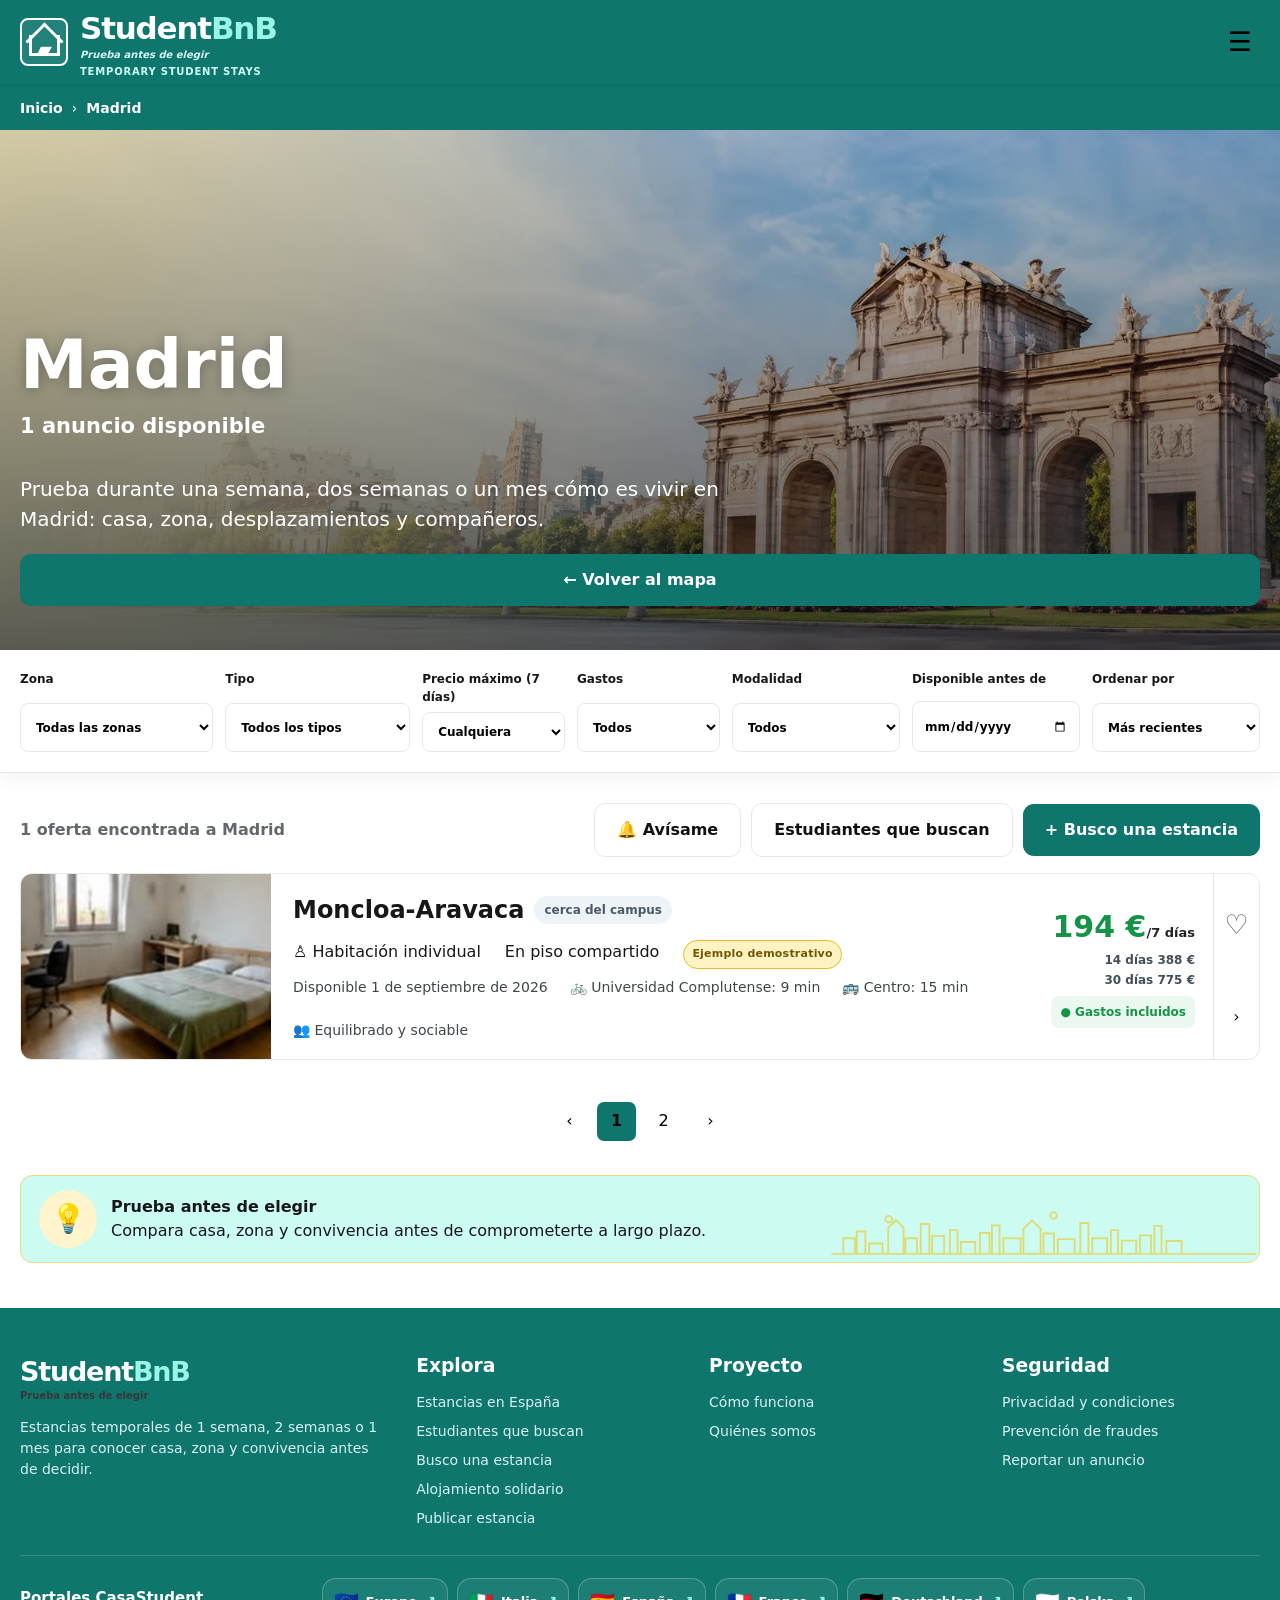
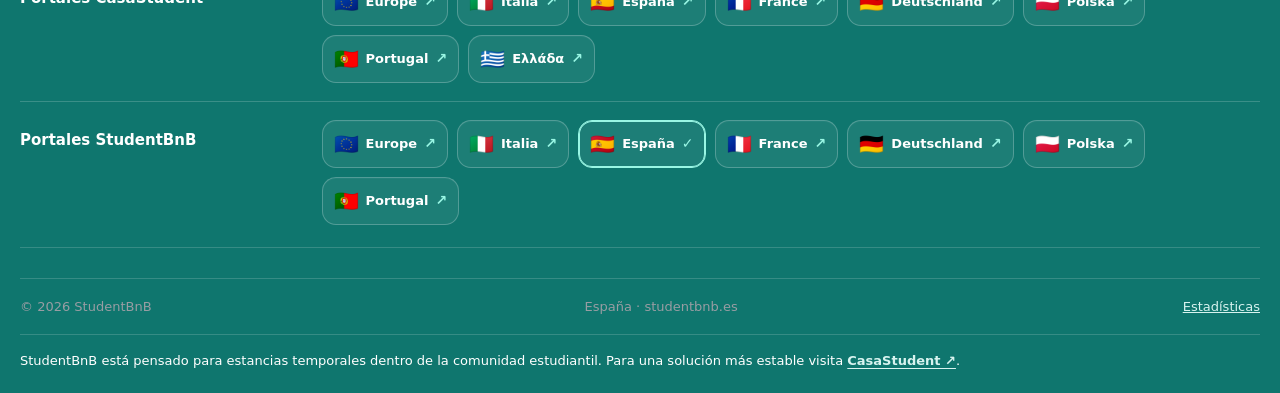
<file: ciudad.html>
<!doctype html>
<html lang="es">
<head>
<meta charset="utf-8">
<meta name="viewport" content="width=device-width,initial-scale=1">
<meta name="theme-color" content="#0F766E">
<link rel="stylesheet" href="assets/css/style.css">
<title>Estancias StudentBnB por ciudad — 1 semana, 2 semanas o 1 mes</title>
<meta name="description" content="Descubre estancias de prueba para estudiantes de 1 semana, 2 semanas o 1 mes y conoce la casa, la zona y la convivencia antes de decidir.">
<link rel="canonical" href="https://studentbnb.es/ciudad.html?city=madrid">
<link rel="stylesheet" href="assets/css/studentbnb-brand.css?v=20260902-final"></head>
<body>
<header class="site-header"><div class="container header-inner"><a class="brand" href="index.html" aria-label="StudentBnB home"><span class="brand-icon" aria-hidden="true"><span class="brand-cap">▰</span></span><span>Student<strong>BnB</strong><small>Prueba antes de elegir</small></span></a><button class="menu-button" aria-label="Abrir el menú" aria-expanded="false">☰</button><nav class="main-nav" aria-label="Navegación principal"><a href="index.html#como-funciona">Cómo funciona</a><a href="estudiantes.html">Estudiantes que buscan</a><a class="nav-social-link" href="casa-solidaria.html">Casa solidaria</a><a class="nav-feature-link" href="busco.html">Busco una estancia</a><a class="header-cta" href="publicar.html">Publica gratis</a><a class="account-link" href="#" data-login>♙ <span data-account-label>Acceder</span></a></nav></div></header>
<div class="breadcrumb"><div class="container"><a href="index.html">Inicio</a><span>›</span><strong id="city-breadcrumb">Madrid</strong></div></div>
<main><section class="city-hero"><div class="city-hero-bg" style="background-image:url('assets/img/ciudad-madrid.svg')"></div><div class="container"><h1 id="city-name">Madrid</h1><h2 id="city-count">Cargando estancias…</h2><p id="city-description">Prueba durante 1 semana, 2 semanas o 1 mes cómo es vivir en Madrid antes de decidir si quieres quedarte más tiempo.</p><a class="btn btn-yellow" href="index.html">← Volver al mapa</a></div></section>
<section class="filters" aria-label="Filtros de estancias"><div class="container filter-grid city-filter-grid"><label>Zona<select id="filter-zone"><option value="">Todas las zonas</option></select></label><label>Tipo<select id="filter-type"><option value="">Todos los tipos</option><option>Habitación individual</option><option>Plaza en habitación compartida</option><option>Apartamento de 1 dormitorio</option><option>Piso (3 habitaciones)</option></select></label><label>Precio máximo (7 días)<select id="filter-price"><option value="">Cualquiera</option><option value="150">€ 150</option><option value="250">€ 250</option><option value="350">€ 350</option><option value="500">€ 500</option></select></label><label>Gastos<select id="filter-expenses"><option value="">Todos</option><option value="included">Incluidos</option><option value="excluded">Aparte</option></select></label><label>Modalidad<select id="filter-arrangement"><option value="">Todos</option><option value="standard">Estándar</option><option value="intergenerational">Alojamiento solidario</option></select></label><label>Disponible antes de<input id="filter-available" type="date"></label><label>Ordenar por<select id="filter-sort"><option value="recent">Más recientes</option><option value="price-asc">Precio ascendente</option><option value="price-desc">Precio descendente</option><option value="zone">Zona</option></select></label></div></section>
<section class="container"><div class="results-bar"><strong id="result-count">Cargando estancias…</strong><div class="results-actions"><button type="button" class="btn btn-white" data-save-alert>🔔 Avísame</button><a href="estudiantes.html" class="btn btn-white">Estudiantes que buscan</a><a href="busco.html" class="btn btn-yellow">+ Busco una estancia</a></div></div><div id="listing-results" class="listings" aria-live="polite"></div><div class="pagination" aria-label="Paginación" hidden><button class="page-btn">‹</button><button class="page-btn active">1</button><button class="page-btn">2</button><button class="page-btn">›</button></div><div class="tip-strip"><span class="icon-circle">💡</span><div><strong>Prueba antes de elegir</strong><br><span>Compara casa, zona y convivencia antes de comprometerte a largo plazo.</span></div></div></section></main>
<footer class="site-footer" id="contacto"><div class="container"><div class="footer-grid"><div><a class="brand" href="index.html" style="font-size:27px"><span>Student<strong>BnB</strong></span></a><p>Estancias temporales de 1 semana, 2 semanas o 1 mes para conocer casa, zona y convivencia antes de decidir.</p></div><div><h3>Explora</h3><div class="footer-links"><a href="ciudad.html">Estancias en España</a><a href="estudiantes.html">Estudiantes que buscan</a><a href="busco.html">Busco una estancia</a><a href="casa-solidaria.html">Alojamiento solidario</a><a href="publicar.html">Publicar estancia</a></div></div><div><h3>Proyecto</h3><div class="footer-links"><a href="index.html#como-funciona">Cómo funciona</a><a href="index.html#quienes-somos">Quiénes somos</a></div></div><div><h3>Seguridad</h3><div class="footer-links"><a href="privacidad.html">Privacidad y condiciones</a><a href="privacidad.html#seguridad">Prevención de fraudes</a><a href="mailto:reportes@studentbnb.es">Reportar un anuncio</a></div></div></div><div class="footer-international"><strong>StudentBnB en Europa</strong><div class="footer-country-links"></div></div><div class="footer-bottom"><span>© 2026 StudentBnB</span><span>España · studentbnb.es</span></div></div></footer>
<div class="modal-backdrop" id="login-modal" role="dialog" aria-modal="true" aria-labelledby="login-title"><div class="modal"><button class="modal-close" data-close-modal aria-label="Cerrar">×</button><h2 id="login-title">Accede a StudentBnB</h2><p>Guarda búsquedas y favoritos y utiliza los contactos protegidos.</p><form id="login-form"><div class="field"><label for="login-email">Email</label><input id="login-email" name="email" type="email" required placeholder="nombre@email.es"></div><button class="btn btn-yellow btn-block" type="submit">Continuar</button></form></div></div><div id="toast" class="toast" role="status" aria-live="polite"></div><script src="assets/js/config.js"></script><script src="assets/js/data.js"></script><script src="assets/js/app.js?v=20260902-final"></script><script src="assets/js/studentbnb-brand.js?v=20260902-final"></script></body></html>
</file>
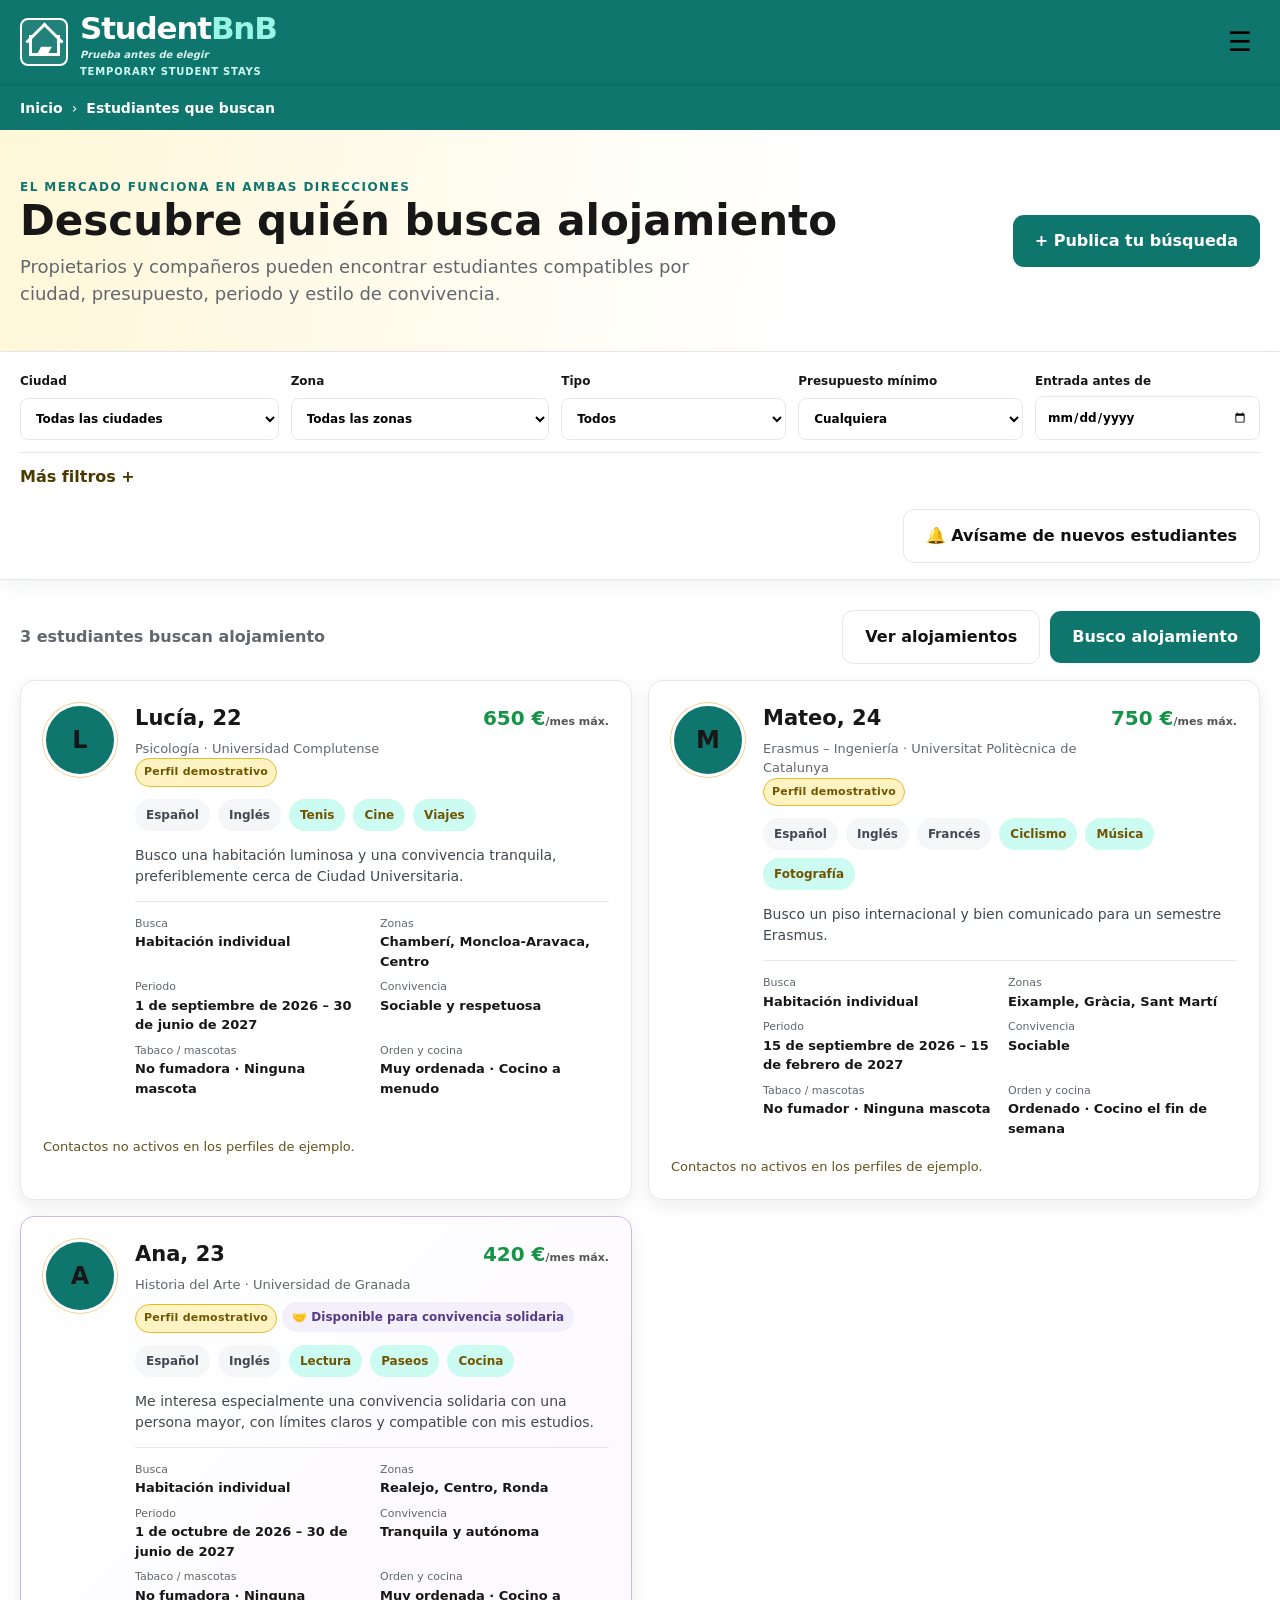
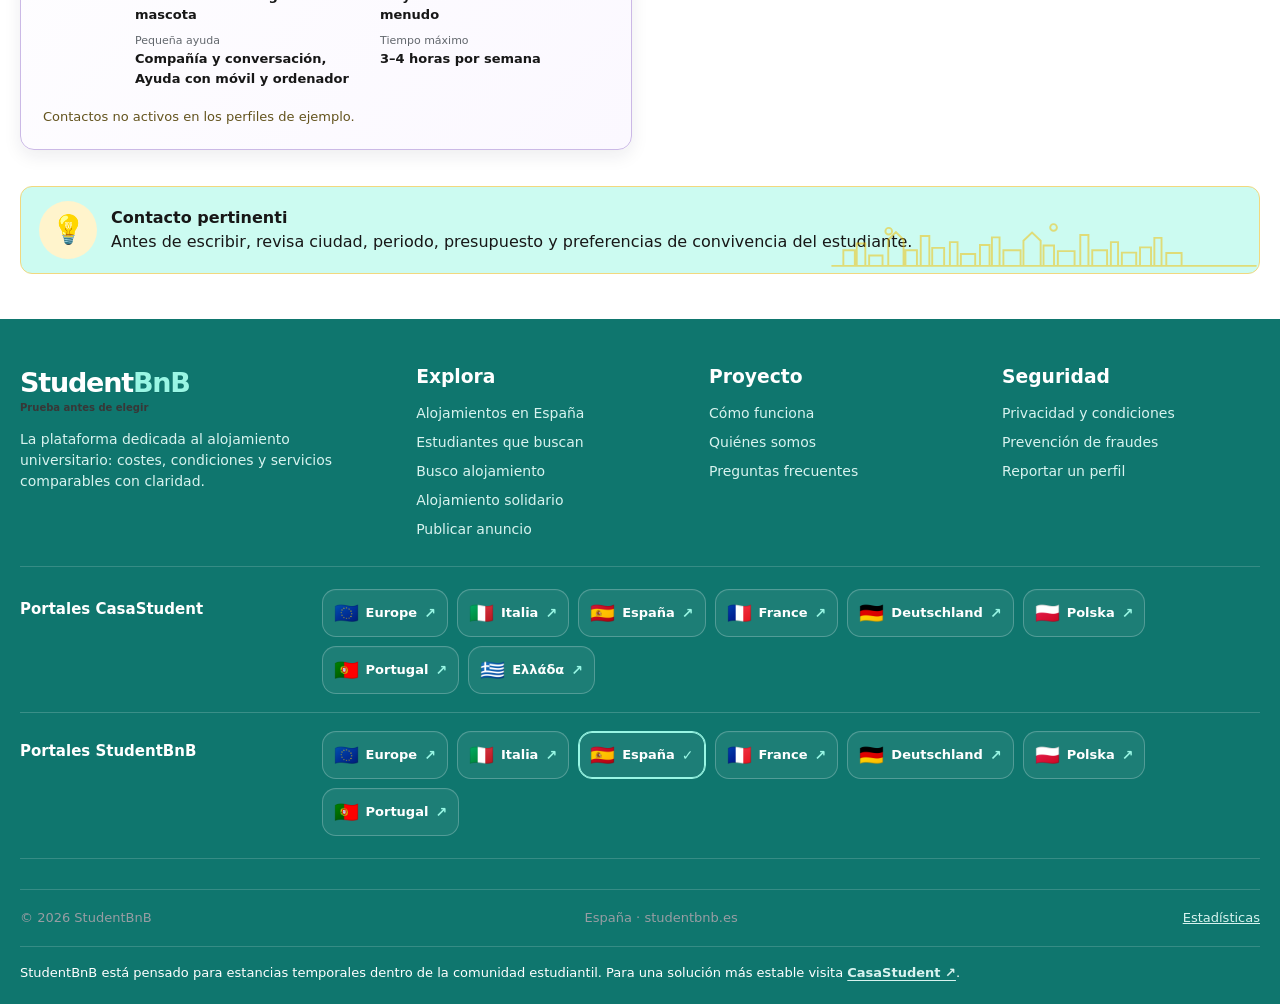
<file: estudiantes.html>
<!doctype html>
<html lang="es">
<head>
<meta charset="utf-8">
<meta name="viewport" content="width=device-width,initial-scale=1">
<meta name="theme-color" content="#0F766E">
<link rel="stylesheet" href="assets/css/style.css">
<title>Estudiantes que buscan alojamiento | StudentBnB</title>
<meta name="description" content="Perfiles de estudiantes que buscan habitaciones y pisos en ciudades universitarias españolas.">
<link rel="stylesheet" href="assets/css/studentbnb-brand.css?v=20260902-final"></head>
<body>
<header class="site-header">
  <div class="container header-inner">
    <a class="brand" href="index.html" aria-label="StudentBnB home"><span class="brand-icon" aria-hidden="true"><span class="brand-cap">▰</span></span><span>Student<strong>BnB</strong><small>Encuentra tu habitación. Vive tu ciudad.</small></span></a>
    <button class="menu-button" aria-label="Abrir el menú" aria-expanded="false">☰</button>
    <nav class="main-nav" aria-label="Navegación principal">
      <a href="index.html#como-funciona">Cómo funciona</a><a href="estudiantes.html" aria-current="page">Estudiantes que buscan</a><a class="nav-social-link" href="casa-solidaria.html">Casa solidaria</a>
      <a class="nav-feature-link" href="busco.html">Busco alojamiento</a><a class="header-cta" href="publicar.html">Publica gratis</a><a class="account-link" href="#" data-login>♙ <span data-account-label>Acceder</span></a>
    </nav>
  </div>
</header>
<div class="breadcrumb"><div class="container"><a href="index.html">Inicio</a><span>›</span><strong>Estudiantes que buscan</strong></div></div>

<main>
  <section class="request-hero">
    <div class="container request-hero-grid">
      <div><span class="kicker">El mercado funciona en ambas direcciones</span><h1>Descubre quién busca alojamiento</h1><p>Propietarios y compañeros pueden encontrar estudiantes compatibles por ciudad, presupuesto, periodo y estilo de convivencia.</p></div>
      <a class="btn btn-yellow" href="busco.html">+ Publica tu búsqueda</a>
    </div>
  </section>

  <section class="filters" aria-label="Filtros de perfiles">
    <div class="container filter-grid student-filter-grid">
      <label>Ciudad<select id="student-filter-city"><option value="">Todas las ciudades</option></select></label>
      <label>Zona<select id="student-filter-zone"><option value="">Todas las zonas</option></select></label>
      <label>Tipo<select id="student-filter-type"><option value="">Todos</option><option>Habitación individual</option><option>Plaza en habitación compartida</option><option>Estudio</option><option>Apartamento de 1 dormitorio</option><option>Piso</option></select></label>
      <label>Presupuesto mínimo<select id="student-filter-budget"><option value="">Cualquiera</option><option value="350">€ 350</option><option value="450">€ 450</option><option value="550">€ 550</option><option value="800">€ 800</option></select></label>
      <label>Entrada antes de<input id="student-filter-available" type="date"></label>
      <details class="advanced-filters">
        <summary>Más filtros</summary>
        <div class="advanced-filter-grid">
          <label>Modalidad<select id="student-filter-living-model"><option value="">Todos</option><option value="standard">Convivencia estándar</option><option value="intergenerational">Alojamiento solidario</option></select></label>
          <label>Universidad o estudios<input id="student-filter-university" type="search" placeholder="Ej. Psicología"></label>
          <label>Idioma<input id="student-filter-language" type="search" placeholder="Ej. inglés"></label>
          <label>Tabaco<select id="student-filter-smoking"><option value="">Cualquiera</option><option value="non fumat">No fumador</option><option value="esterno">Solo fuera</option><option value="fumatore">Fumador</option></select></label>
          <label>Ordenar por<select id="student-filter-sort"><option value="recent">Más recientes</option><option value="budget-asc">Presupuesto ascendente</option><option value="budget-desc">Presupuesto descendente</option></select></label>
        </div>
      </details>
    </div>
    <div class="container filter-actions"><button class="btn btn-white" type="button" data-save-alert>🔔 Avísame de nuevos estudiantes</button></div>
  </section>

  <section class="container">
    <div class="results-bar"><strong id="student-request-count">Estudiantes que buscan</strong><div class="results-actions"><a href="ciudad.html?city=madrid" class="btn btn-white">Ver alojamientos</a><a href="busco.html" class="btn btn-yellow">Busco alojamiento</a></div></div>
    <div id="student-request-results" class="request-list" aria-live="polite"></div>
    <div class="tip-strip"><span class="icon-circle">💡</span><div><strong>Contacto pertinenti</strong><br><span>Antes de escribir, revisa ciudad, periodo, presupuesto y preferencias de convivencia del estudiante.</span></div></div>
  </section>
</main>

<footer class="site-footer" id="contacto"><div class="container"><div class="footer-grid">
  <div><a class="brand" href="index.html" style="font-size:27px"><span>Student<strong>BnB</strong></span></a><p>La plataforma dedicada al alojamiento universitario: costes, condiciones y servicios comparables con claridad.</p></div>
  <div><h3>Explora</h3><div class="footer-links"><a href="ciudad.html?city=madrid">Alojamientos en España</a><a href="estudiantes.html">Estudiantes que buscan</a><a href="busco.html">Busco alojamiento</a><a href="casa-solidaria.html">Alojamiento solidario</a><a href="publicar.html">Publicar anuncio</a></div></div>
  <div><h3>Proyecto</h3><div class="footer-links"><a href="index.html#como-funciona">Cómo funciona</a><a href="index.html#quienes-somos">Quiénes somos</a><a href="index.html#faq">Preguntas frecuentes</a></div></div>
  <div><h3>Seguridad</h3><div class="footer-links"><a href="privacidad.html">Privacidad y condiciones</a><a href="privacidad.html#seguridad">Prevención de fraudes</a><a href="mailto:reportes@studentbnb.es">Reportar un perfil</a></div></div>
</div><div class="footer-international"><strong>CasaStudent en Europa</strong><div class="footer-country-links"><a href="https://studentbnb.it/" target="_blank" rel="noopener"><span aria-hidden="true">🇮🇹</span> Italia</a><a href="index.html" aria-current="page"><span aria-hidden="true">🇪🇸</span> España</a><a href="https://studentbnb.fr/" target="_blank" rel="noopener"><span aria-hidden="true">🇫🇷</span> Francia</a><a href="https://student-bnb.de/" target="_blank" rel="noopener"><span aria-hidden="true">🇩🇪</span> Alemania</a><a href="https://studentbnb.pl/" target="_blank" rel="noopener"><span aria-hidden="true">🇵🇱</span> Polonia</a></div></div><div class="footer-bottom"><span>© 2026 CasaStudent</span><span>España · studentbnb.es</span></div></div></footer>

<div class="modal-backdrop" id="login-modal" role="dialog" aria-modal="true" aria-labelledby="login-title"><div class="modal"><button class="modal-close" data-close-modal aria-label="Chiudi">×</button><h2 id="login-title">Accede a CasaStudent</h2><p>Guarda búsquedas y favoritos y utiliza los contactos protegidos.</p><form id="login-form"><div class="field"><label for="login-email">Email</label><input id="login-email" name="email" type="email" required placeholder="nombre@email.es"></div><button class="btn btn-yellow btn-block" type="submit">Continuar</button></form></div></div>
<div id="toast" class="toast" role="status" aria-live="polite"></div>
<script src="assets/js/config.js"></script><script src="assets/js/data.js"></script><script src="assets/js/app.js?v=20260902-final"></script>
<script src="assets/js/studentbnb-brand.js?v=20260902-final"></script></body>
</html>
</file>
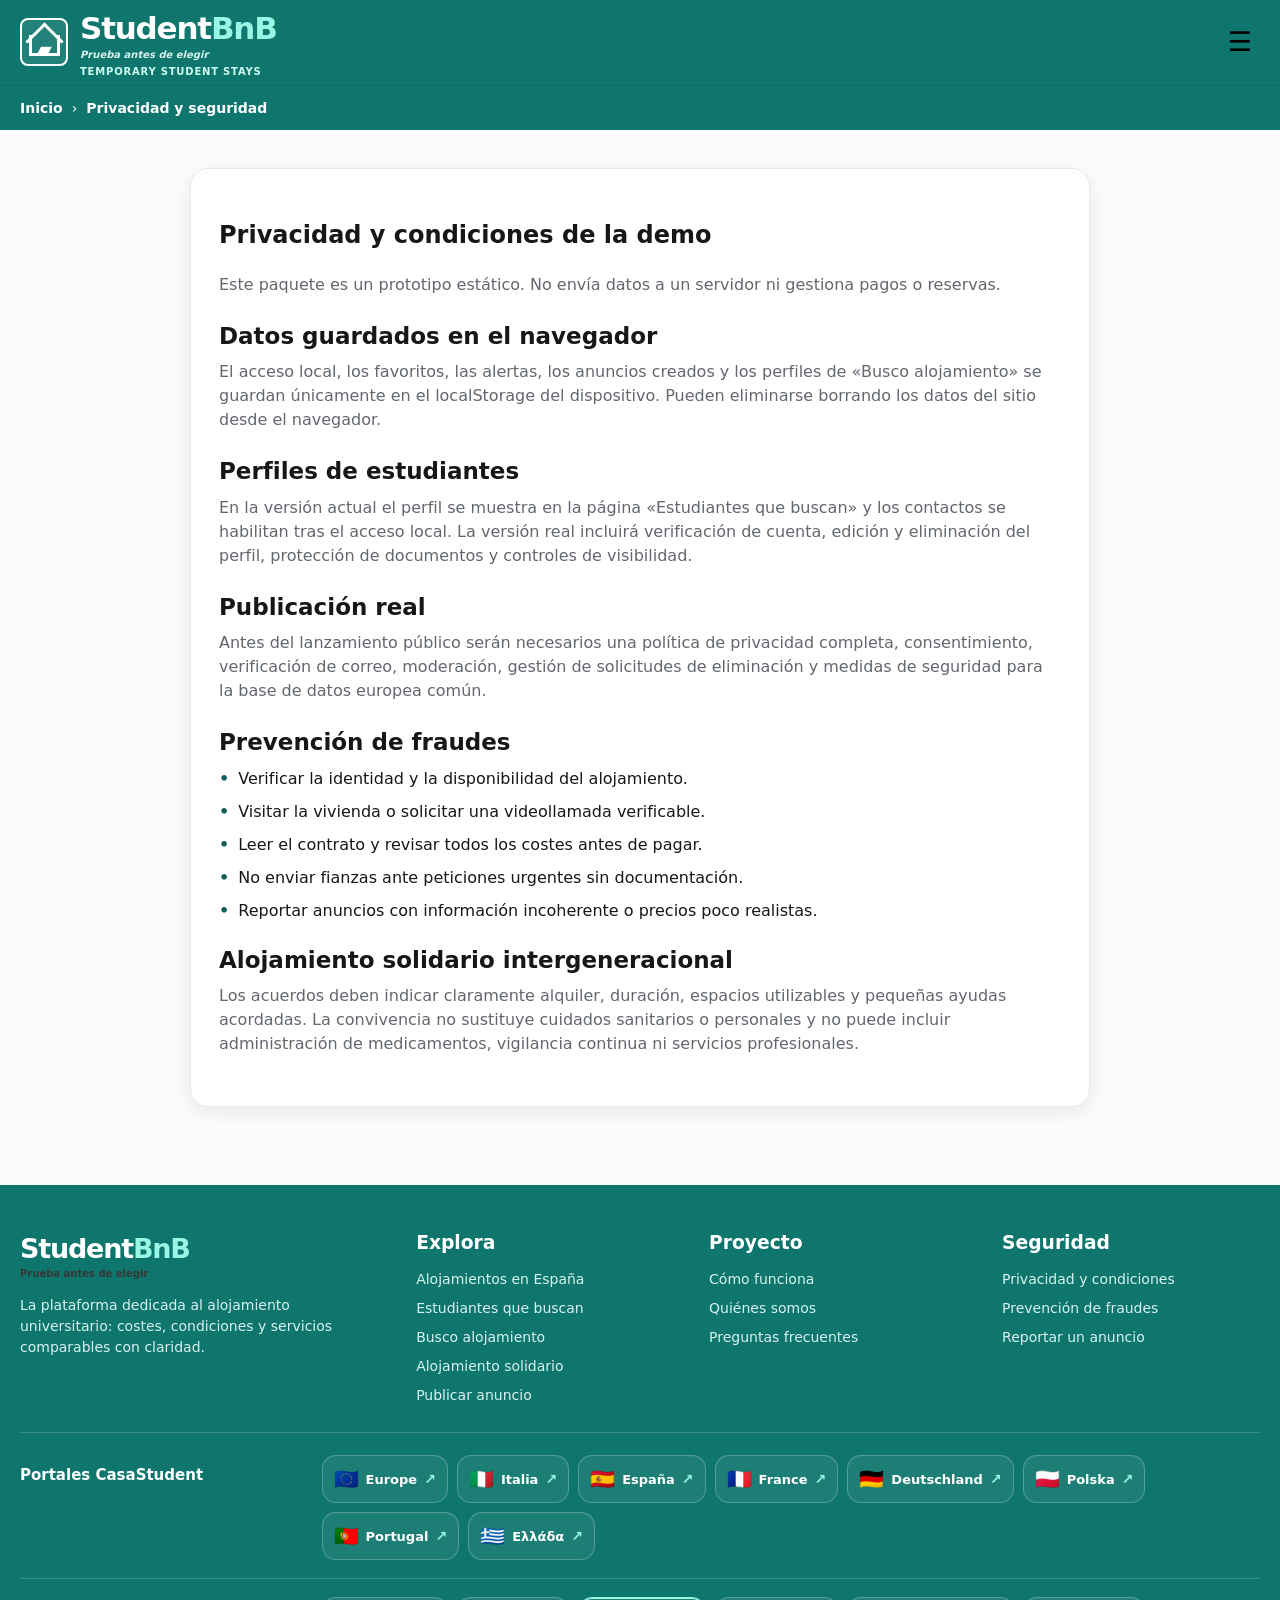
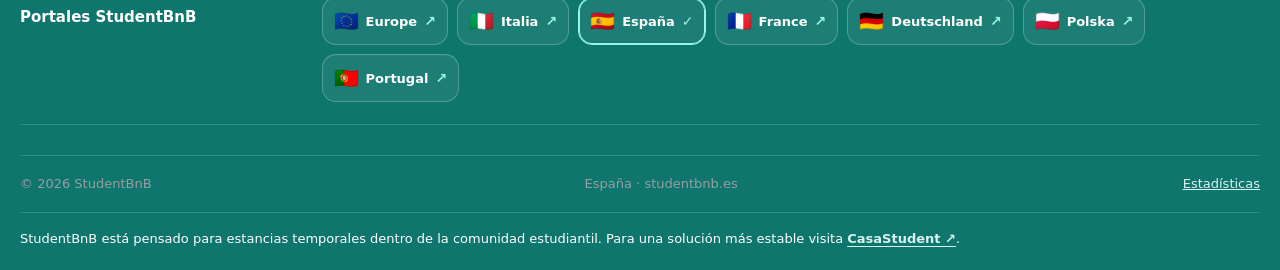
<file: privacidad.html>
<!doctype html>
<html lang="es">
<head>

<meta charset="utf-8">
<meta name="viewport" content="width=device-width,initial-scale=1">
<meta name="theme-color" content="#0F766E">
<link rel="stylesheet" href="assets/css/style.css">

<title>Privacidad, condiciones y seguridad | StudentBnB</title>
<meta name="description" content="Información esencial sobre privacidad, seguridad y condiciones de uso del prototipo CasaStudent.">
<link rel="stylesheet" href="assets/css/studentbnb-brand.css?v=20260902-final"></head>
<body>

<header class="site-header">
  <div class="container header-inner">
    <a class="brand" href="index.html" aria-label="StudentBnB home">
      <span class="brand-icon" aria-hidden="true"><span class="brand-cap">▰</span></span>
      <span>Student<strong>BnB</strong><small>Encuentra tu habitación. Vive tu ciudad.</small></span>
    </a>
    <button class="menu-button" aria-label="Abrir el menú" aria-expanded="false">☰</button>
    <nav class="main-nav" aria-label="Navegación principal">
      <a href="index.html#como-funciona">Cómo funciona</a>
      <a href="estudiantes.html">Estudiantes que buscan</a>
      <a class="nav-social-link" href="casa-solidaria.html">Casa solidaria</a>


      <a class="nav-feature-link" href="busco.html">Busco alojamiento</a>
      <a class="header-cta" href="publicar.html">Publica gratis</a>
      <a class="account-link" href="#" data-login>♙ <span data-account-label>Acceder</span></a>
    </nav>
  </div>
</header>
<div class="breadcrumb"><div class="container"><a href="index.html">Inicio</a><span>›</span><strong>Privacidad y seguridad</strong></div></div>
<main class="form-shell">
  <div class="container" style="max-width:900px">
    <section class="form-section card">
      <h1>Privacidad y condiciones de la demo</h1>
      <p>Este paquete es un prototipo estático. No envía datos a un servidor ni gestiona pagos o reservas.</p>
      <h2>Datos guardados en el navegador</h2>
      <p>El acceso local, los favoritos, las alertas, los anuncios creados y los perfiles de «Busco alojamiento» se guardan únicamente en el localStorage del dispositivo. Pueden eliminarse borrando los datos del sitio desde el navegador.</p>
      <h2>Perfiles de estudiantes</h2>
      <p>En la versión actual el perfil se muestra en la página «Estudiantes que buscan» y los contactos se habilitan tras el acceso local. La versión real incluirá verificación de cuenta, edición y eliminación del perfil, protección de documentos y controles de visibilidad.</p>
      <h2>Publicación real</h2>
      <p>Antes del lanzamiento público serán necesarios una política de privacidad completa, consentimiento, verificación de correo, moderación, gestión de solicitudes de eliminación y medidas de seguridad para la base de datos europea común.</p>
      <h2 id="seguridad">Prevención de fraudes</h2>
      <ul class="bullet-list">
        <li>Verificar la identidad y la disponibilidad del alojamiento.</li>
        <li>Visitar la vivienda o solicitar una videollamada verificable.</li>
        <li>Leer el contrato y revisar todos los costes antes de pagar.</li>
        <li>No enviar fianzas ante peticiones urgentes sin documentación.</li>
        <li>Reportar anuncios con información incoherente o precios poco realistas.</li>
      </ul>
      <h2>Alojamiento solidario intergeneracional</h2>
      <p>Los acuerdos deben indicar claramente alquiler, duración, espacios utilizables y pequeñas ayudas acordadas. La convivencia no sustituye cuidados sanitarios o personales y no puede incluir administración de medicamentos, vigilancia continua ni servicios profesionales.</p>
    </section>
  </div>
</main>

<footer class="site-footer" id="contacto">
  <div class="container">
    <div class="footer-grid">
      <div>
        <a class="brand" href="index.html" style="font-size:27px"><span>Student<strong>BnB</strong></span></a>
        <p>La plataforma dedicada al alojamiento universitario: costes, condiciones y servicios comparables con claridad.</p>
      </div>
      <div><h3>Explora</h3><div class="footer-links"><a href="ciudad.html">Alojamientos en España</a><a href="estudiantes.html">Estudiantes que buscan</a><a href="busco.html">Busco alojamiento</a><a href="casa-solidaria.html">Alojamiento solidario</a><a href="publicar.html">Publicar anuncio</a></div></div>
      <div><h3>Proyecto</h3><div class="footer-links"><a href="index.html#como-funciona">Cómo funciona</a><a href="index.html#quienes-somos">Quiénes somos</a><a href="index.html#faq">Preguntas frecuentes</a></div></div>
      <div><h3>Seguridad</h3><div class="footer-links"><a href="privacidad.html">Privacidad y condiciones</a><a href="privacidad.html#seguridad">Prevención de fraudes</a><a href="mailto:reportes@studentbnb.es">Reportar un anuncio</a></div></div>
    </div>
    <div class="footer-international"><strong>CasaStudent en Europa</strong><div class="footer-country-links"><a href="https://studentbnb.it/" target="_blank" rel="noopener"><span aria-hidden="true">🇮🇹</span> Italia</a><a href="index.html" aria-current="page"><span aria-hidden="true">🇪🇸</span> España</a><a href="https://studentbnb.fr/" target="_blank" rel="noopener"><span aria-hidden="true">🇫🇷</span> Francia</a><a href="https://student-bnb.de/" target="_blank" rel="noopener"><span aria-hidden="true">🇩🇪</span> Alemania</a><a href="https://studentbnb.pl/" target="_blank" rel="noopener"><span aria-hidden="true">🇵🇱</span> Polonia</a></div></div>
    <div class="footer-bottom"><span>© 2026 CasaStudent</span><span>España · studentbnb.es</span></div>
  </div>
</footer>
<div class="modal-backdrop" id="login-modal" role="dialog" aria-modal="true" aria-labelledby="login-title">
  <div class="modal">
    <button class="modal-close" data-close-modal aria-label="Chiudi">×</button>
    <h2 id="login-title">Accede a CasaStudent</h2>
    <p>Guarda búsquedas y favoritos y utiliza los contactos protegidos.</p>
    <form id="login-form">
      <div class="field"><label for="login-email">Email</label><input id="login-email" name="email" type="email" required placeholder="nombre@email.es"></div>
      <button class="btn btn-yellow btn-block" type="submit">Continuar</button>
    </form>
  </div>
</div>
<div id="toast" class="toast" role="status" aria-live="polite"></div>
<script src="assets/js/config.js"></script><script src="assets/js/data.js"></script>
<script src="assets/js/app.js?v=20260902-final"></script>
<script src="assets/js/studentbnb-brand.js?v=20260902-final"></script></body>
</html>
</file>
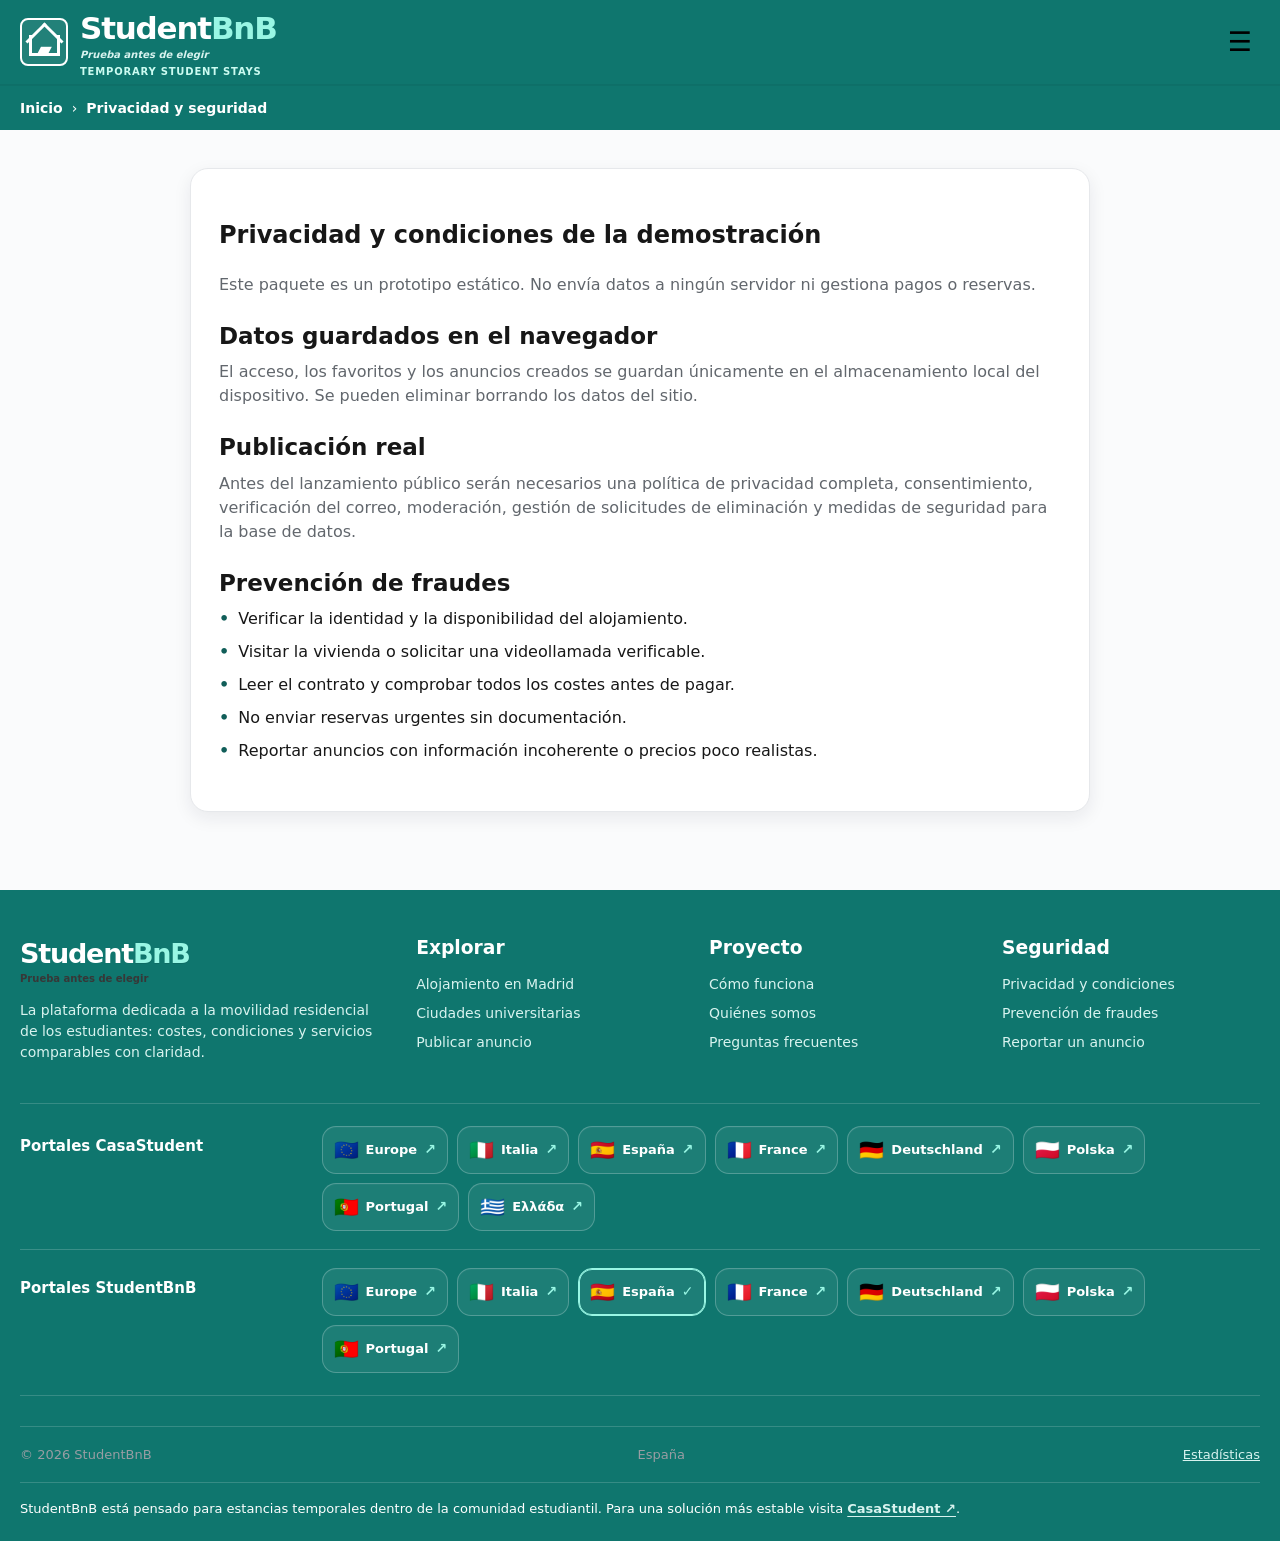
<file: privacy.html>
<!doctype html>
<html lang="es">
<head>

<meta charset="utf-8">
<meta name="viewport" content="width=device-width,initial-scale=1">
<meta name="theme-color" content="#0F766E">
<link rel="stylesheet" href="assets/css/style.css">

<title>Privacy, condizioni e sicurezza | StudentBnB</title>
<meta name="description" content="Informazioni essenziali su privacy, sicurezza e condizioni d'uso del prototipo CasaStudent.">
<link rel="stylesheet" href="assets/css/studentbnb-brand.css?v=20260902-final"></head>
<body>

<header class="site-header">
  <div class="container header-inner">
    <a class="brand" href="index.html" aria-label="StudentBnB home">
      <span class="brand-icon" aria-hidden="true"><span class="brand-cap">▰</span></span>
      <span>Student<strong>BnB</strong><small>Encuentra tu habitación. Vive tu ciudad.</small></span>
    </a>
    <button class="menu-button" aria-label="Abrir el menú" aria-expanded="false">☰</button>
    <nav class="main-nav" aria-label="Navegación principal">
      <a href="index.html#como-funciona">Cómo funciona</a>
      <a href="index.html#quienes-somos">Quiénes somos</a>


      <a class="header-cta" href="publicar.html">Publicar anuncio gratis</a>
      <a class="account-link" href="#" data-login>♙ <span data-account-label>Acceder</span></a>
    </nav>
  </div>
</header>
<div class="breadcrumb"><div class="container"><a href="index.html">Inicio</a><span>›</span><strong>Privacidad y seguridad</strong></div></div>
<main class="form-shell">
  <div class="container" style="max-width:900px">
    <section class="form-section card">
      <h1>Privacidad y condiciones de la demostración</h1>
      <p>Este paquete es un prototipo estático. No envía datos a ningún servidor ni gestiona pagos o reservas.</p>
      <h2>Datos guardados en el navegador</h2>
      <p>El acceso, los favoritos y los anuncios creados se guardan únicamente en el almacenamiento local del dispositivo. Se pueden eliminar borrando los datos del sitio.</p>
      <h2>Publicación real</h2>
      <p>Antes del lanzamiento público serán necesarios una política de privacidad completa, consentimiento, verificación del correo, moderación, gestión de solicitudes de eliminación y medidas de seguridad para la base de datos.</p>
      <h2 id="sicurezza">Prevención de fraudes</h2>
      <ul class="bullet-list">
        <li>Verificar la identidad y la disponibilidad del alojamiento.</li><li>Visitar la vivienda o solicitar una videollamada verificable.</li><li>Leer el contrato y comprobar todos los costes antes de pagar.</li><li>No enviar reservas urgentes sin documentación.</li><li>Reportar anuncios con información incoherente o precios poco realistas.</li>
      </ul>
    </section>
  </div>
</main>

<footer class="site-footer" id="contatti">
  <div class="container">
    <div class="footer-grid">
      <div>
        <a class="brand" href="index.html" style="font-size:27px"><span>Student<strong>BnB</strong></span></a>
        <p>La plataforma dedicada a la movilidad residencial de los estudiantes: costes, condiciones y servicios comparables con claridad.</p>
      </div>
      <div><h3>Explorar</h3><div class="footer-links"><a href="ciudad.html">Alojamiento en Madrid</a><a href="index.html#ciudades">Ciudades universitarias</a><a href="publicar.html">Publicar anuncio</a></div></div>
      <div><h3>Proyecto</h3><div class="footer-links"><a href="index.html#como-funciona">Cómo funciona</a><a href="index.html#quienes-somos">Quiénes somos</a><a href="index.html#faq">Preguntas frecuentes</a></div></div>
      <div><h3>Seguridad</h3><div class="footer-links"><a href="privacidad.html">Privacidad y condiciones</a><a href="privacidad.html#seguridad">Prevención de fraudes</a><a href="mailto:avisos@studentbnb.es">Reportar un anuncio</a></div></div>
    </div>
    <div class="footer-international"><strong>Portales europeos</strong><div class="footer-country-links"></div></div>
    <div class="footer-bottom"><span>© 2026 StudentBnB — Prototipo operativo</span><span>España</span></div>
  </div>
</footer>
<div class="modal-backdrop" id="login-modal" role="dialog" aria-modal="true" aria-labelledby="login-title">
  <div class="modal">
    <button class="modal-close" data-close-modal aria-label="Cerrar">×</button>
    <h2 id="login-title">Acceder a la demostración</h2>
    <p>Guarda tus favoritos y recupera los anuncios publicados desde este dispositivo.</p>
    <form id="login-form">
      <div class="field"><label for="login-email">Email</label><input id="login-email" name="email" type="email" required placeholder="nombre@email.es"></div>
      <button class="btn btn-yellow btn-block" type="submit">Continuar</button>
    </form>
  </div>
</div>
<div id="toast" class="toast" role="status" aria-live="polite"></div>
<script src="assets/js/config.js"></script>
<script src="assets/js/data.js"></script>
<script src="assets/js/app.js?v=20260902-final"></script>
<script src="assets/js/studentbnb-brand.js?v=20260902-final"></script></body>
</html>
</file>
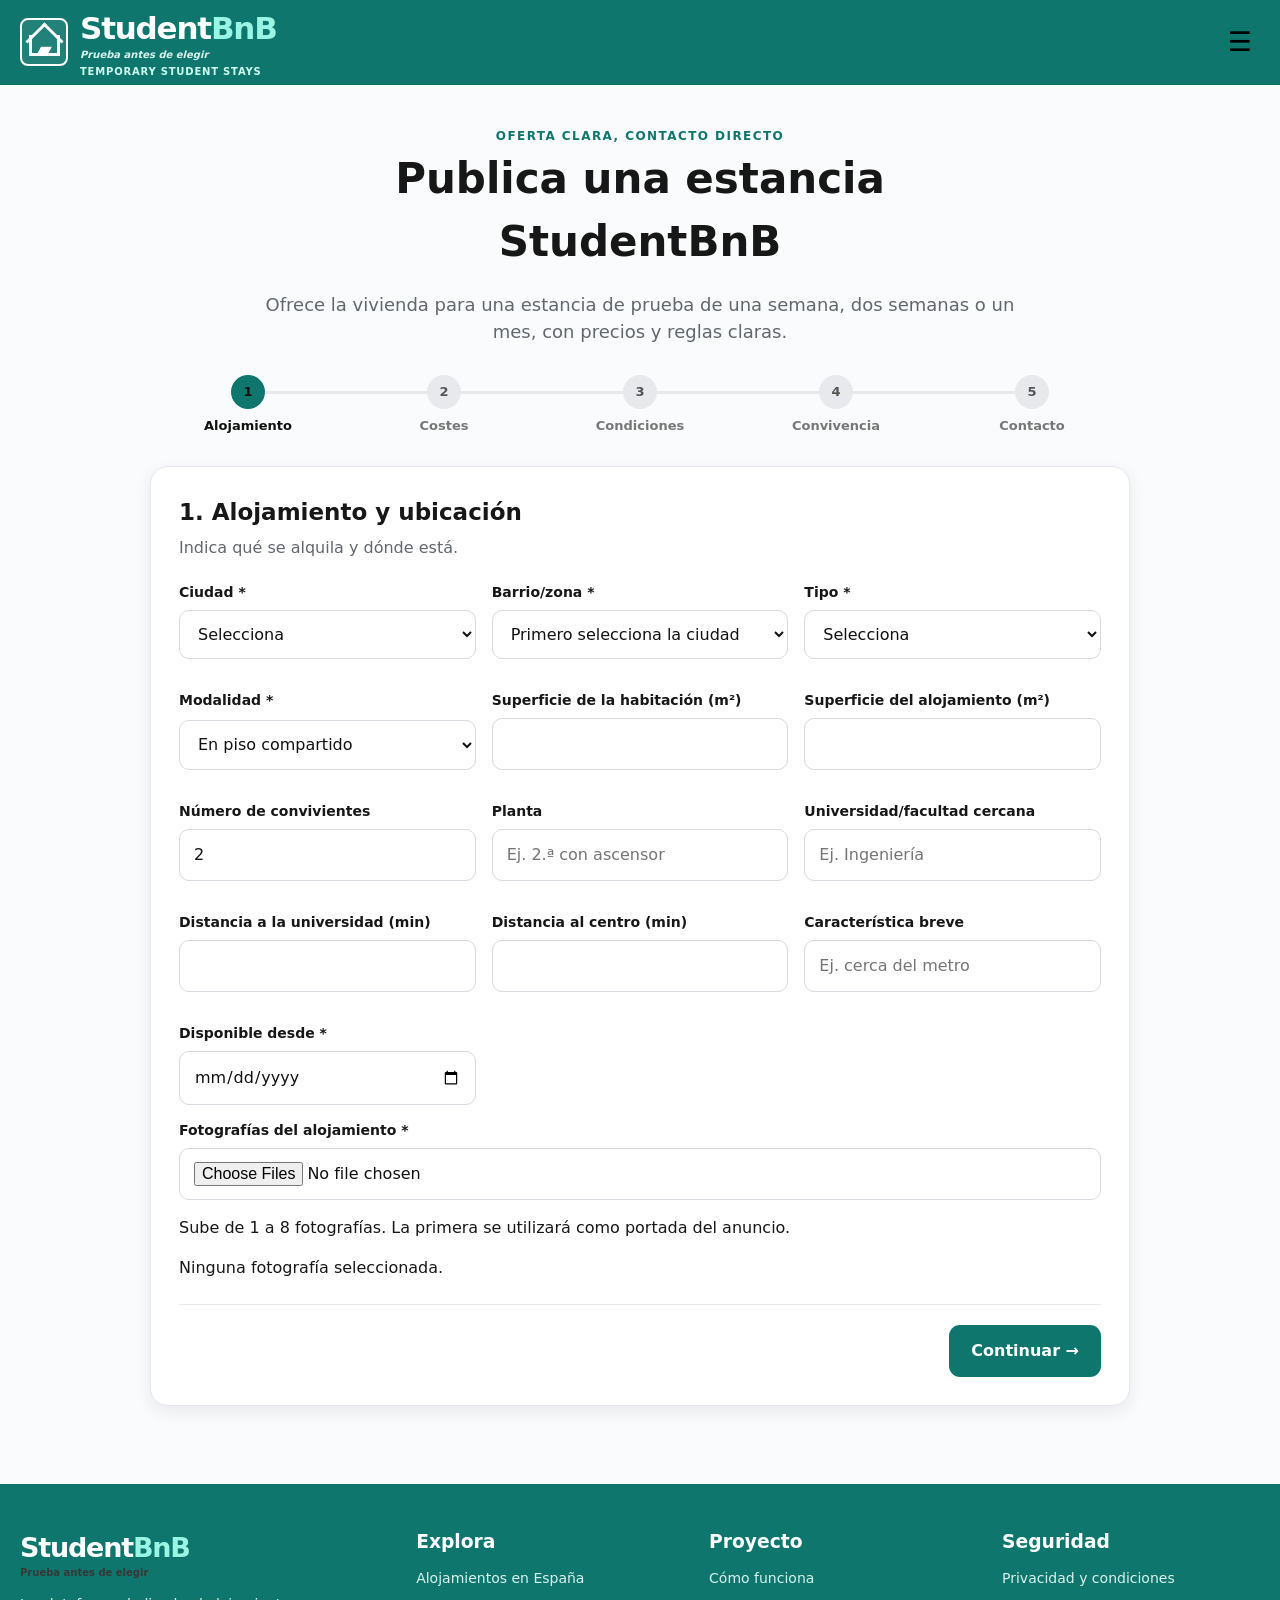
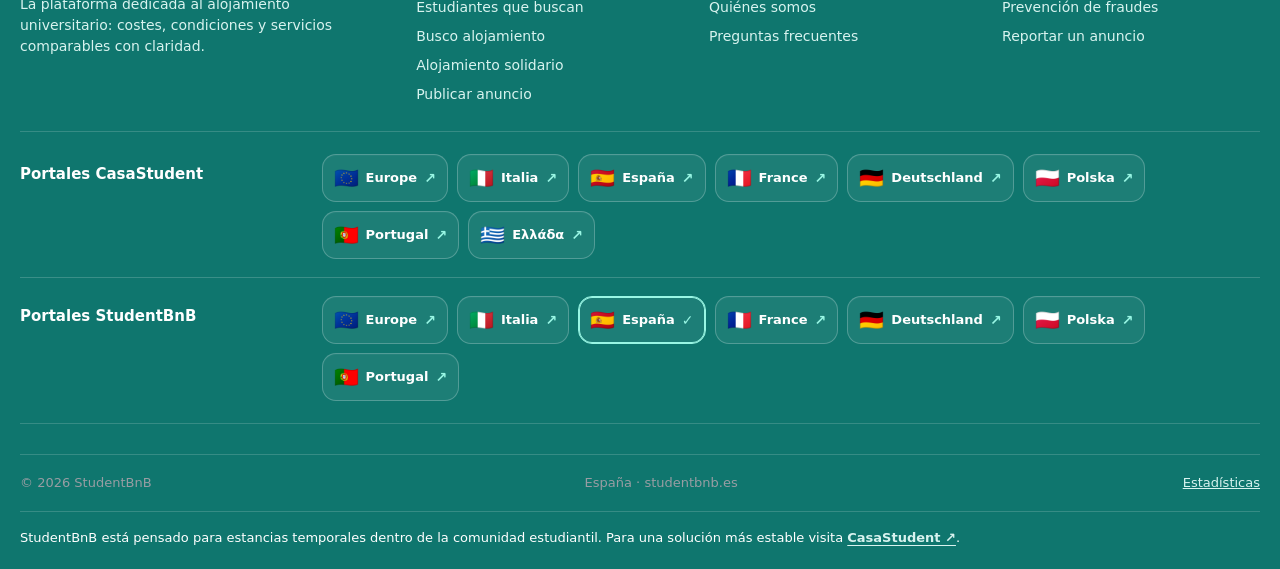
<file: publicar.html>
<!doctype html>
<html lang="es">
<head>

<meta charset="utf-8">
<meta name="viewport" content="width=device-width,initial-scale=1">
<meta name="theme-color" content="#0F766E">
<link rel="stylesheet" href="assets/css/style.css">

<title>Publica un anuncio | StudentBnB</title>
<meta name="description" content="Publica alojamiento para estudiantes indicando claramente alquiler, gastos, duración, fianza y servicios.">
<link rel="stylesheet" href="assets/css/studentbnb-brand.css?v=20260902-final"></head>
<body>

<header class="site-header">
  <div class="container header-inner">
    <a class="brand" href="index.html" aria-label="StudentBnB home">
      <span class="brand-icon" aria-hidden="true"><span class="brand-cap">▰</span></span>
      <span>Student<strong>BnB</strong><small>Encuentra tu habitación. Vive tu ciudad.</small></span>
    </a>
    <button class="menu-button" aria-label="Abrir el menú" aria-expanded="false">☰</button>
    <nav class="main-nav" aria-label="Navegación principal">
      <a href="index.html#como-funciona">Cómo funciona</a>
      <a href="estudiantes.html">Estudiantes que buscan</a>
      <a class="nav-social-link" href="casa-solidaria.html">Casa solidaria</a>


      <a class="nav-feature-link" href="busco.html">Busco alojamiento</a>
      <a class="header-cta" href="publicar.html">Publica gratis</a>
      <a class="account-link" href="#" data-login>♙ <span data-account-label>Acceder</span></a>
    </nav>
  </div>
</header>
<main class="form-shell">
  <div class="container">
    <div class="form-heading">
      <span class="kicker">Oferta clara, contacto directo</span>
      <h1>Publica tu anuncio</h1>
      <p>Completa los campos para que el estudiante pueda entender y comparar realmente la oferta.</p>
    </div>
    <div class="progress five" aria-label="Pasos del formulario">
      <div class="progress-step active" data-step="1"><span>Alojamiento</span></div>
      <div class="progress-step active" data-step="2"><span>Costes</span></div>
      <div class="progress-step active" data-step="3"><span>Condiciones</span></div>
      <div class="progress-step active" data-step="4"><span>Convivencia</span></div>
      <div class="progress-step active" data-step="5"><span>Contacto</span></div>
    </div>

    <form id="publish-form" class="publish-form"><input type="hidden" name="countryCode" value="ES">
      <section class="form-section card">
        <h2>1. Alojamiento y ubicación</h2>
        <p>Indica qué se alquila y dónde está.</p>
        <div class="form-grid three">
          <div class="field"><label for="city">Ciudad *</label><select id="city" name="city" required><option value="">Selecciona</option></select></div>
          <div class="field"><label for="zone">Barrio/zona *</label><select id="zone" name="zone" required><option value="">Primero selecciona la ciudad</option></select></div>
          <div class="field"><label for="type">Tipo *</label><select id="type" name="type" required><option value="">Selecciona</option><option>Habitación individual</option><option>Plaza en habitación compartida</option><option>Apartamento de 1 dormitorio</option><option>Estudio</option><option>Piso (3 habitaciones)</option></select></div>
          <div class="field"><label for="arrangement">Modalidad *</label><select id="arrangement" name="arrangement" required><option>En piso compartido</option><option>Piso completo</option><option>Residencia de estudiantes</option><option>Todo incluido</option><option>Alojamiento intergeneracional</option></select></div>
          <div class="field"><label for="surface">Superficie de la habitación (m²)</label><input id="surface" name="surface" type="number" min="5" max="100"></div>
          <div class="field"><label for="apartmentSurface">Superficie del alojamiento (m²)</label><input id="apartmentSurface" name="apartmentSurface" type="number" min="10" max="500"></div>
          <div class="field"><label for="roommates">Número de convivientes</label><input id="roommates" name="roommates" type="number" min="0" max="20" value="2"></div>
          <div class="field"><label for="floor">Planta</label><input id="floor" name="floor" placeholder="Ej. 2.ª con ascensor"></div>
          <div class="field"><label for="university">Universidad/facultad cercana</label><input id="university" name="university" placeholder="Ej. Ingeniería"></div>
          <div class="field"><label for="universityMinutes">Distancia a la universidad (min)</label><input id="universityMinutes" name="universityMinutes" type="number" min="0" max="120"></div>
          <div class="field"><label for="centerMinutes">Distancia al centro (min)</label><input id="centerMinutes" name="centerMinutes" type="number" min="0" max="120"></div>
          <div class="field"><label for="tag">Característica breve</label><input id="tag" name="tag" placeholder="Ej. cerca del metro"></div>
          <div class="field"><label for="available">Disponible desde *</label><input id="available" name="available" type="date" required></div>
        </div>
        <div class="photo-upload-wrap">
          <div class="field"><label for="photos">Fotografías del alojamiento *</label><input id="photos" name="photos" type="file" accept="image/jpeg,image/png,image/webp" multiple required></div>
          <p>Sube de 1 a 8 fotografías. La primera se utilizará como portada del anuncio.</p>
          <div id="photo-preview" class="photo-preview" aria-live="polite"></div>
          <div id="photo-status" class="map-selection-status">Ninguna fotografía seleccionada.</div>
        </div>
      </section>

      <section class="form-section card">
        <h2>2. Costes reales</h2>
        <p>El precio debe ser comparable: especifica qué está incluido y qué queda fuera.</p>
        <div class="form-grid three">
          <div class="field"><label for="price">Alquiler mensual (€) *</label><input id="price" name="price" type="number" min="1" required></div>
          <div class="field"><label for="expenses-included">¿Gastos incluidos? *</label><select id="expenses-included" name="expensesIncluded" required><option value="yes">Sí, incluidos</option><option value="no">No, aparte</option></select></div>
          <div class="field hidden" id="expense-amount-wrap"><label for="expenses">Estimación de gastos mensuales (€)</label><input id="expenses" name="expenses" type="number" min="0"></div>
          <div class="field"><label for="deposit">Fianza (€)</label><input id="deposit" name="deposit" type="number" min="0"></div>
          <div class="field"><label for="publisher-type">Tipo de anunciante *</label><select id="publisher-type" name="publisherType" required><option>Particular</option><option>Agencia</option><option>Residencia/Gestor</option></select></div>
          <div class="field hidden" id="agency-fee-wrap"><label for="agencyFee">Honorarios de agencia *</label><input id="agencyFee" name="agencyFee" placeholder="Ej. una mensualidad + IVA"></div>
        </div>
        <span class="field-label">¿Qué costes están incluidos?</span>
        <div class="checkbox-grid" style="margin-top:9px">
          <label class="check-option"><input type="checkbox" name="bills" value="Comunidad"> Comunidad</label>
          <label class="check-option"><input type="checkbox" name="bills" value="Calefacción"> Calefacción</label>
          <label class="check-option"><input type="checkbox" name="bills" value="Agua"> Agua</label>
          <label class="check-option"><input type="checkbox" name="bills" value="Electricidad"> Electricidad</label>
          <label class="check-option"><input type="checkbox" name="bills" value="Gas"> Gas</label>
          <label class="check-option"><input type="checkbox" name="bills" value="Tasa de residuos"> Tasa de residuos</label>
          <label class="check-option"><input type="checkbox" name="bills" value="Internet Wi‑Fi"> Internet Wi‑Fi</label>
          <label class="check-option"><input type="checkbox" name="bills" value="Limpieza periódica"> Limpieza periódica</label>
          <label class="check-option"><input type="checkbox" name="bills" value="Mantenimiento ordinario"> Mantenimiento ordinario</label>
        </div>
        <div id="intergenerational-host-fields" class="intergenerational-fields hidden">
          <h3>Alojamiento solidario intergeneracional</h3>
          <p>Define claramente el alquiler reducido y la pequeña ayuda acordada con el estudiante.</p>
          <div class="checkbox-grid">
            <label class="check-option"><input type="checkbox" name="intergenerationalHelp" value="Compañía y conversación"> Compañía y conversación</label>
            <label class="check-option"><input type="checkbox" name="intergenerationalHelp" value="Compra o pequeños recados"> Compra o pequeños recados</label>
            <label class="check-option"><input type="checkbox" name="intergenerationalHelp" value="Ayuda con móvil y ordenador"> Ayuda con móvil y ordenador</label>
            <label class="check-option"><input type="checkbox" name="intergenerationalHelp" value="Pequeñas tareas domésticas compartidas"> Pequeñas tareas domésticas compartidas</label>
            <label class="check-option"><input type="checkbox" name="intergenerationalHelp" value="Presencia ocasional por la tarde/noche"> Presencia ocasional por la tarde/noche</label>
          </div>
          <div class="form-grid" style="margin-top:16px">
            <div class="field"><label for="intergenerational-hours">Tiempo máximo orientativo</label><select id="intergenerational-hours" name="intergenerationalHours"><option>1–2 horas por semana</option><option>3–4 horas por semana</option><option>5–6 horas por semana</option></select></div>
            <div class="field"><label for="intergenerational-discount">Reducción mensual respecto al alquiler habitual (€)</label><input id="intergenerational-discount" name="intergenerationalDiscount" type="number" min="0"></div>
            <div class="field full"><label for="intergenerational-notes">¿Cómo imaginas la convivencia?</label><textarea id="intergenerational-notes" name="intergenerationalNotes" rows="4" placeholder="Ej. Me gustaría cenar juntos una vez por semana y recibir ayuda ocasional con el móvil."></textarea></div>
          </div>
          <span class="micro-note">No se pueden solicitar cuidados sanitarios o personales, administración de medicamentos, vigilancia continua ni servicios profesionales.</span>
        </div>
      </section>

      <section class="form-section card">
        <h2>3. Contrato, salida y servicios</h2>
        <p>La estancia mínima y el preaviso influyen en la flexibilidad real de la oferta.</p>
        <div class="form-grid three">
          <div class="field"><label for="contract">Tipo de contrato *</label><input id="contract" name="contract" required placeholder="Ej. temporada / estudiantes"></div>
          <div class="field"><label for="minimumStay">Estancia mínima *</label><input id="minimumStay" name="minimumStay" required placeholder="Ej. 6 meses"></div>
          <div class="field"><label for="notice">Preaviso para dejar el alojamiento *</label><input id="notice" name="notice" required placeholder="Ej. 3 meses"></div>
          <div class="field"><label for="heating">Calefacción</label><select id="heating" name="heating"><option>Individual</option><option>Central</option><option>Bomba de calor</option><option>No disponible</option></select></div>
          <div class="field"><label for="airConditioning">Aire acondicionado</label><select id="airConditioning" name="airConditioning"><option>No</option><option>Sí</option><option>Solo en algunas habitaciones</option></select></div>
          <div class="field"><label for="wifi">Wi‑Fi</label><select id="wifi" name="wifi"><option>Sí – Fibra</option><option>Sí</option><option>No</option></select></div>
          <div class="field"><label for="pets">Mascotas</label><select id="pets" name="pets"><option>No permitidas</option><option>Permitidas</option><option>A convenir</option></select></div>
          <div class="field"><label for="smokers">Tabaco</label><select id="smokers" name="smokers"><option>No permitidas</option><option>Permitidas</option><option>Solo en el exterior</option></select></div>
          <div class="field full"><label for="description">Descripción completa *</label><textarea id="description" name="description" rows="6" required placeholder="Describe el alojamiento, mobiliario, convivencia, zona y comunicaciones."></textarea></div>
          <div class="field"><label for="rules">Normas de la casa (una por línea)</label><textarea id="rules" name="rules" rows="5" placeholder="Respeto de los espacios comunes&#10;Sin fiestas"></textarea></div>
          <div class="field"><label for="nearby">Servicios cercanos (uno por línea)</label><textarea id="nearby" name="nearby" rows="5" placeholder="Supermercado: 3 min&#10;Parada de autobús: 2 min"></textarea></div>
        </div>
      </section>

      <section class="form-section card">
        <h2>4. Perfil de convivencia</h2>
        <p>Ayuda al estudiante a entender no solo cómo es la vivienda, sino con quién vivirá y qué ambiente encontrará.</p>
        <div class="form-grid three">
          <div class="field"><label for="householdComposition">¿Quién vive ya en casa?</label><input id="householdComposition" name="householdComposition" placeholder="Ej. 2 estudiantes y 1 trabajador"></div>
          <div class="field"><label for="householdAge">Edad aproximada</label><input id="householdAge" name="householdAge" placeholder="Ej. 21–26 años"></div>
          <div class="field"><label for="householdLanguages">Idiomas</label><input id="householdLanguages" name="householdLanguages" placeholder="Ej. español, inglés, italiano"></div>
          <div class="field"><label for="householdAtmosphere">Ambiente de la casa</label><select id="householdAtmosphere" name="householdAtmosphere"><option>Equilibrado y sociable</option><option>Tranquilo y estudioso</option><option>Social e internacional</option><option>Solo compartir gastos</option><option>Por crear – piso vacío</option></select></div>
          <div class="field"><label for="householdCleanliness">Organización de la limpieza</label><select id="householdCleanliness" name="householdCleanliness"><option>Turnos semanales</option><option>Calendario compartido</option><option>Limpieza individual</option><option>Servicio de limpieza</option><option>A convenir</option></select></div>
          <div class="field"><label for="householdGuests">Visitas</label><select id="householdGuests" name="householdGuests"><option>Ocasionales y avisando</option><option>Permitidas libremente</option><option>Limitadas</option><option>No permitidas</option><option>A convenir</option></select></div>
          <div class="field"><label for="householdCooking">Cocina y comidas</label><select id="householdCooking" name="householdCooking"><option>Principalmente independientes</option><option>Se cocina juntos a menudo</option><option>Cenas comunes el fin de semana</option><option>Cocina poco utilizada</option><option>A convenir</option></select></div>
          <div class="field full"><label for="householdDescription">Presenta a los convivientes y la vida en casa</label><textarea id="householdDescription" name="householdDescription" rows="5" placeholder="Ej. En casa viven dos estudiantes de Ingeniería. El ambiente es tranquilo entre semana y a veces cenamos juntos. Buscamos una persona ordenada y respetuosa."></textarea><span class="profile-help">Evita criterios discriminatorios: describe hábitos y convivencia, no categorías personales protegidas.</span></div>
        </div>
        <span class="field-label">Intereses en casa</span>
        <div class="checkbox-grid" style="margin-top:9px">
          <label class="check-option"><input type="checkbox" name="householdInterests" value="Estudio"> Estudio</label>
          <label class="check-option"><input type="checkbox" name="householdInterests" value="Deporte"> Deporte</label>
          <label class="check-option"><input type="checkbox" name="householdInterests" value="Cine"> Cine</label>
          <label class="check-option"><input type="checkbox" name="householdInterests" value="Cenas en casa"> Cenas en casa</label>
          <label class="check-option"><input type="checkbox" name="householdInterests" value="Música"> Música</label>
          <label class="check-option"><input type="checkbox" name="householdInterests" value="Viajes y Erasmus"> Viajes y Erasmus</label>
        </div>
      </section>

      <section class="form-section card">
        <h2>5. Contacto</h2>
        <p>Los datos de contacto solo estarán disponibles para usuarios que hayan iniciado sesión.</p>
        <div class="form-grid">
          <div class="field"><label for="email">Email *</label><input id="email" name="email" type="email" required></div>
          <div class="field"><label for="phone">Teléfono</label><input id="phone" name="phone"></div>
          <div class="field"><label for="whatsapp">WhatsApp</label><input id="whatsapp" name="whatsapp" placeholder="Ej. +34 612 345 678"></div>
        </div>
        <div class="notice"><strong>Nota sobre el prototipo:</strong> la publicación guarda el anuncio en el navegador y lo muestra en la ciudad seleccionada en este dispositivo. La versión conectada utilizará el backend y la base de datos europea común.</div>
        <div class="form-actions">
          <button class="btn btn-white" id="preview-button" type="button">Vista previa</button>
          <button class="btn btn-yellow" type="submit">Guardar y publicar</button>
        </div>
        <div id="publish-preview" class="preview-box"></div>
        <div id="publish-success" class="success-message" role="status"></div>
      </section>
    </form>
  </div>
</main>

<footer class="site-footer" id="contacto">
  <div class="container">
    <div class="footer-grid">
      <div>
        <a class="brand" href="index.html" style="font-size:27px"><span>Student<strong>BnB</strong></span></a>
        <p>La plataforma dedicada al alojamiento universitario: costes, condiciones y servicios comparables con claridad.</p>
      </div>
      <div><h3>Explora</h3><div class="footer-links"><a href="ciudad.html">Alojamientos en España</a><a href="estudiantes.html">Estudiantes que buscan</a><a href="busco.html">Busco alojamiento</a><a href="casa-solidaria.html">Alojamiento solidario</a><a href="publicar.html">Publicar anuncio</a></div></div>
      <div><h3>Proyecto</h3><div class="footer-links"><a href="index.html#como-funciona">Cómo funciona</a><a href="index.html#quienes-somos">Quiénes somos</a><a href="index.html#faq">Preguntas frecuentes</a></div></div>
      <div><h3>Seguridad</h3><div class="footer-links"><a href="privacidad.html">Privacidad y condiciones</a><a href="privacidad.html#seguridad">Prevención de fraudes</a><a href="mailto:reportes@studentbnb.es">Reportar un anuncio</a></div></div>
    </div>
    <div class="footer-international"><strong>CasaStudent en Europa</strong><div class="footer-country-links"><a href="https://studentbnb.it/" target="_blank" rel="noopener"><span aria-hidden="true">🇮🇹</span> Italia</a><a href="index.html" aria-current="page"><span aria-hidden="true">🇪🇸</span> España</a><a href="https://studentbnb.fr/" target="_blank" rel="noopener"><span aria-hidden="true">🇫🇷</span> Francia</a><a href="https://student-bnb.de/" target="_blank" rel="noopener"><span aria-hidden="true">🇩🇪</span> Alemania</a><a href="https://studentbnb.pl/" target="_blank" rel="noopener"><span aria-hidden="true">🇵🇱</span> Polonia</a></div></div>
    <div class="footer-bottom"><span>© 2026 CasaStudent</span><span>España · studentbnb.es</span></div>
  </div>
</footer>
<div class="modal-backdrop" id="login-modal" role="dialog" aria-modal="true" aria-labelledby="login-title">
  <div class="modal">
    <button class="modal-close" data-close-modal aria-label="Chiudi">×</button>
    <h2 id="login-title">Accede a CasaStudent</h2>
    <p>Guarda búsquedas y favoritos y utiliza los contactos protegidos.</p>
    <form id="login-form">
      <div class="field"><label for="login-email">Email</label><input id="login-email" name="email" type="email" required placeholder="nombre@email.es"></div>
      <button class="btn btn-yellow btn-block" type="submit">Continuar</button>
    </form>
  </div>
</div>
<div id="toast" class="toast" role="status" aria-live="polite"></div>
<script src="assets/js/config.js"></script><script src="assets/js/data.js"></script>
<script src="assets/js/app.js?v=20260902-final"></script>
<script src="assets/js/studentbnb-brand.js?v=20260902-final"></script></body>
</html>
</file>
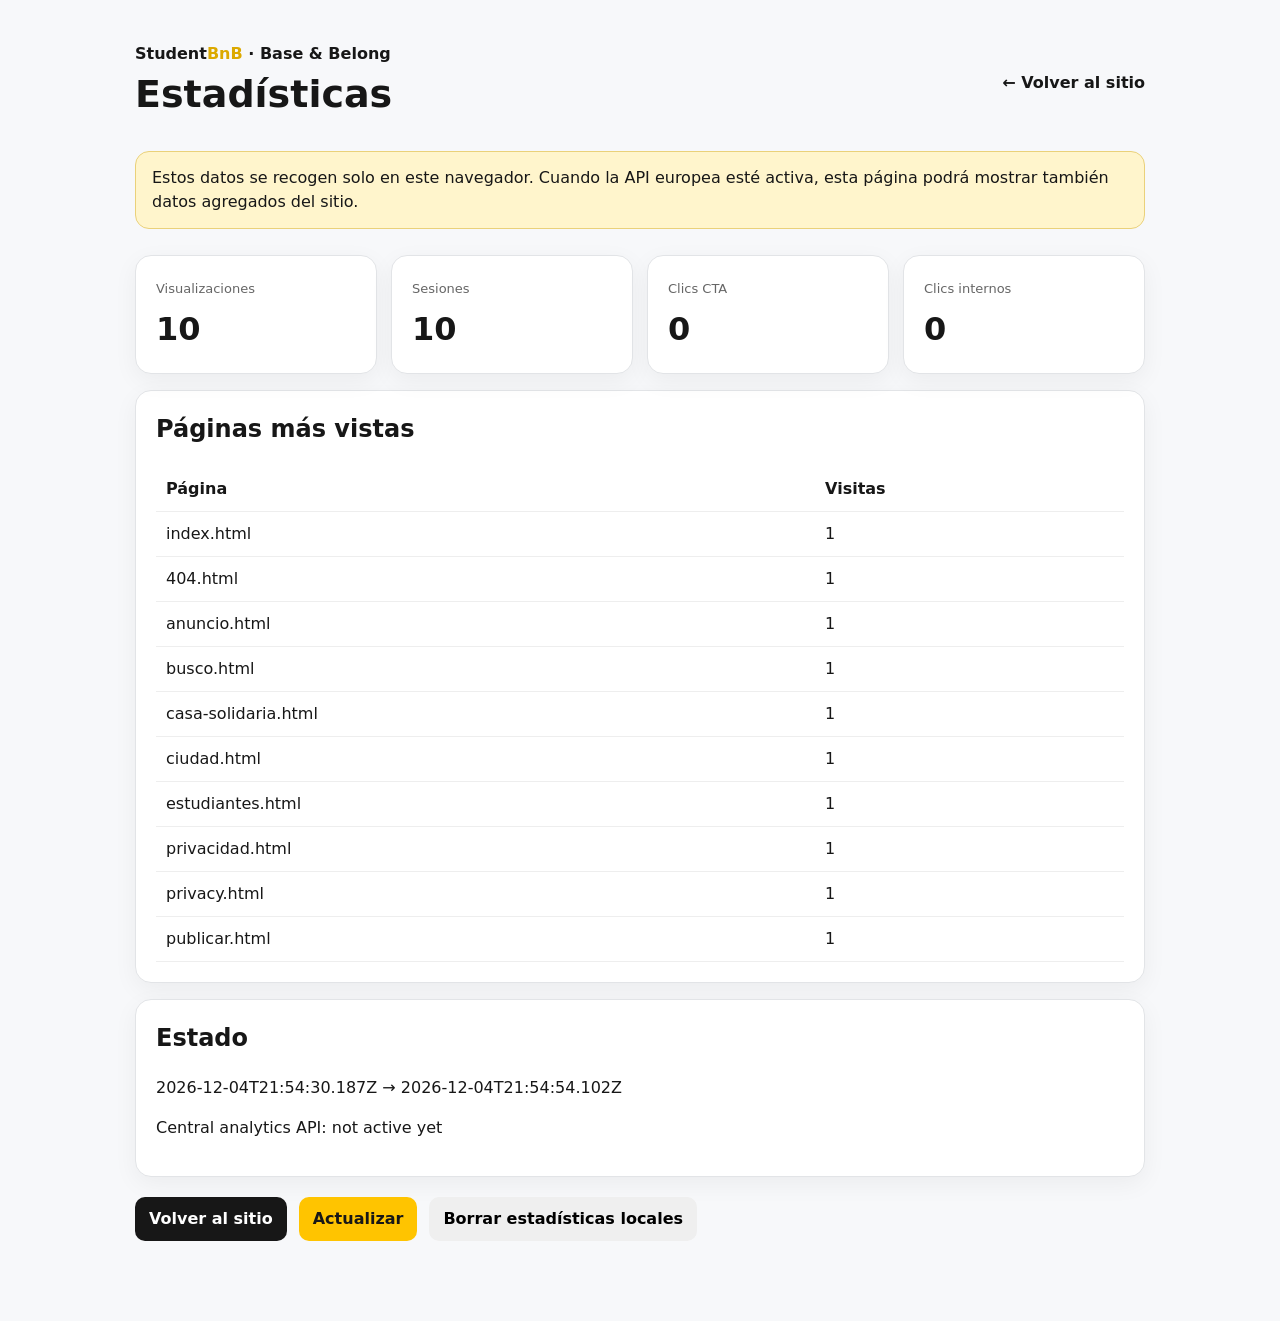
<file: stats.html>
<!doctype html><html lang="es"><head><meta charset="utf-8"><meta name="viewport" content="width=device-width,initial-scale=1"><meta name="robots" content="noindex,nofollow"><link rel="stylesheet" href="assets/css/style.css"><title>CasaStudent Statistics</title><style>body{background:#f7f8fa}.stats-wrap{max-width:1050px;margin:0 auto;padding:42px 20px 80px}.stats-head{display:flex;justify-content:space-between;align-items:center;gap:20px;margin-bottom:28px}.stats-head h1{margin:0;font-size:38px}.stats-head a{font-weight:800}.stats-note{background:#fff5cc;border:1px solid #ead17a;border-radius:14px;padding:14px 16px;margin:18px 0 26px}.stats-grid{display:grid;grid-template-columns:repeat(4,1fr);gap:14px}.stats-card{background:#fff;border:1px solid #e2e4e7;border-radius:16px;padding:20px;box-shadow:0 7px 24px rgba(0,0,0,.05)}.stats-card b{display:block;font-size:32px;margin-top:5px}.stats-card span{color:#666;font-size:13px}.stats-wide{margin-top:16px}.stats-wide h2{margin-top:0}.stats-table{width:100%;border-collapse:collapse}.stats-table td,.stats-table th{padding:10px;border-bottom:1px solid #eee;text-align:left}.stats-actions{margin-top:20px;display:flex;gap:12px;flex-wrap:wrap}.stats-actions button,.stats-actions a{border:0;border-radius:10px;padding:10px 14px;font-weight:800;cursor:pointer;text-decoration:none}.primary{background:#ffc400;color:#171717}.secondary{background:#171717;color:#fff}@media(max-width:760px){.stats-grid{grid-template-columns:repeat(2,1fr)}.stats-head{align-items:flex-start;flex-direction:column}}</style><link rel="stylesheet" href="assets/css/studentbnb-brand.css?v=20260902-final"></head><body><main class="stats-wrap"><div class="stats-head"><div><div style="font-weight:900">Student<span style="color:#dca900">BnB</span> · Base &amp; Belong</div><h1 id="stats-title">Statistics</h1></div><a href="index.html" id="back">← Home</a></div><div class="stats-note" id="stats-note"></div><div class="stats-grid"><div class="stats-card"><span id="l-views">Page views</span><b id="views">0</b></div><div class="stats-card"><span id="l-sessions">Sessions</span><b id="sessions">0</b></div><div class="stats-card"><span id="l-cta">CTA clicks</span><b id="cta">0</b></div><div class="stats-card"><span id="l-links">Internal clicks</span><b id="links">0</b></div></div><section class="stats-card stats-wide"><h2 id="l-pages">Most viewed pages</h2><table class="stats-table"><thead><tr><th id="l-page">Page</th><th id="l-count">Views</th></tr></thead><tbody id="page-rows"></tbody></table></section><section class="stats-card stats-wide"><h2 id="l-status">Status</h2><p id="period"></p><p id="central"></p></section><div class="stats-actions"><a class="secondary" href="index.html" id="back2">Home</a><button class="primary" id="refresh">Refresh</button><button id="reset">Reset local statistics</button></div></main><script src="assets/js/config.js"></script><script src="assets/js/analytics.js?v=20260824"></script><script>(function(){const cfg=window.STUDENTBNB_CONFIG||{},c=cfg.countryCode||'EU',T={IT:['Statistiche','Torna al sito','Visualizzazioni','Sessioni','Click CTA','Click interni','Pagine più viste','Pagina','Visite','Stato','Aggiorna','Azzera statistiche locali','Questi dati sono raccolti solo in questo browser. Quando l’API europea sarà attiva, la stessa pagina potrà mostrare anche i dati aggregati del sito.'],ES:['Estadísticas','Volver al sitio','Visualizaciones','Sesiones','Clics CTA','Clics internos','Páginas más vistas','Página','Visitas','Estado','Actualizar','Borrar estadísticas locales','Estos datos se recogen solo en este navegador. Cuando la API europea esté activa, esta página podrá mostrar también datos agregados del sitio.'],FR:['Statistiques','Retour au site','Pages vues','Sessions','Clics CTA','Clics internes','Pages les plus vues','Page','Vues','État','Actualiser','Effacer les statistiques locales','Ces données sont collectées uniquement dans ce navigateur. Lorsque l’API européenne sera active, cette page pourra aussi afficher les données agrégées du site.'],DE:['Statistiken','Zurück zur Website','Seitenaufrufe','Sitzungen','CTA-Klicks','Interne Klicks','Meistbesuchte Seiten','Seite','Aufrufe','Status','Aktualisieren','Lokale Statistik löschen','Diese Daten werden nur in diesem Browser erfasst. Sobald die europäische API aktiv ist, kann diese Seite auch aggregierte Website-Daten anzeigen.'],PL:['Statystyki','Wróć do serwisu','Wyświetlenia','Sesje','Kliknięcia CTA','Kliknięcia wewnętrzne','Najczęściej oglądane strony','Strona','Wyświetlenia','Status','Odśwież','Wyczyść statystyki lokalne','Te dane są zbierane tylko w tej przeglądarce. Po uruchomieniu europejskiego API strona będzie mogła pokazywać także zagregowane dane serwisu.'],PT:['Estatísticas','Voltar ao site','Visualizações','Sessões','Cliques CTA','Cliques internos','Páginas mais vistas','Página','Visitas','Estado','Atualizar','Apagar estatísticas locais','Estes dados são recolhidos apenas neste navegador. Quando a API europeia estiver ativa, esta página poderá também mostrar dados agregados do site.']}[c]||['Statistics','Back to site','Page views','Sessions','CTA clicks','Internal clicks','Most viewed pages','Page','Views','Status','Refresh','Reset local statistics','These statistics are currently local to this browser.'];function t(i,v){const e=document.getElementById(i);if(e)e.textContent=v}t('stats-title',T[0]);t('back',`← ${T[1]}`);t('back2',T[1]);t('l-views',T[2]);t('l-sessions',T[3]);t('l-cta',T[4]);t('l-links',T[5]);t('l-pages',T[6]);t('l-page',T[7]);t('l-count',T[8]);t('l-status',T[9]);t('refresh',T[10]);t('reset',T[11]);t('stats-note',T[12]);document.title=`CasaStudent ${c} · ${T[0]}`;function render(){let s={};try{s=JSON.parse(localStorage.getItem(`studentbnb:stats:${c}:v1`)||'{}')}catch(_){};t('views',s.pageViews||0);t('sessions',s.sessions||0);t('cta',s.ctaClicks||0);t('links',s.internalClicks||0);const r=document.getElementById('page-rows');r.innerHTML='';Object.entries(s.pages||{}).sort((a,b)=>b[1]-a[1]).forEach(([p,n])=>{const tr=document.createElement('tr');tr.innerHTML=`<td>${p}</td><td>${n}</td>`;r.appendChild(tr)});if(!r.children.length)r.innerHTML='<tr><td colspan="2">—</td></tr>';t('period',`${s.firstSeen||'—'} → ${s.lastSeen||'—'}`);t('central',(cfg.apiEnabled===true||cfg.apiMode==='live')?'Central analytics API: ACTIVE':'Central analytics API: not active yet')}document.getElementById('refresh').onclick=render;document.getElementById('reset').onclick=()=>{if(confirm(T[11]+'?')){localStorage.removeItem(`studentbnb:stats:${c}:v1`);render()}};render()})();</script><script src="assets/js/studentbnb-brand.js?v=20260902-final"></script></body></html>
</file>
<file: assets/css/style.css>
:root{
  --yellow:#ffc400;
  --yellow-dark:#e9ad00;
  --yellow-soft:#fff7d8;
  --ink:#171717;
  --muted:#62676d;
  --line:#e6e8eb;
  --paper:#ffffff;
  --green:#159447;
  --green-soft:#eaf8ef;
  --orange:#e98200;
  --orange-soft:#fff2df;
  --blue:#168bd2;
  --violet:#6b55a1;
  --violet-soft:#f3effb;
  --shadow:0 12px 35px rgba(20,31,45,.10);
  --shadow-sm:0 6px 18px rgba(20,31,45,.08);
  --radius:18px;
  --max:1240px;
}
*{box-sizing:border-box}
html{scroll-behavior:smooth}
body{margin:0;font-family:Inter,ui-sans-serif,system-ui,-apple-system,BlinkMacSystemFont,"Segoe UI",sans-serif;color:var(--ink);background:#fff;line-height:1.5}
img{max-width:100%;display:block}
a{color:inherit;text-decoration:none}
button,input,select,textarea{font:inherit}
button{cursor:pointer}
.container{width:min(var(--max),calc(100% - 40px));margin-inline:auto}
.visually-hidden{position:absolute!important;width:1px;height:1px;padding:0;margin:-1px;overflow:hidden;clip:rect(0,0,0,0);white-space:nowrap;border:0}
.hidden{display:none!important}

/* Header */
.site-header{position:sticky;top:0;z-index:50;background:var(--yellow);border-bottom:1px solid rgba(0,0,0,.06)}
.header-inner{height:84px;display:flex;align-items:center;gap:28px}
.brand{display:flex;align-items:center;gap:12px;font-size:31px;font-weight:900;letter-spacing:-1.2px;white-space:nowrap}
.brand-icon{width:48px;height:48px;border:2.5px solid #111;border-radius:8px;display:grid;place-items:center;position:relative;background:rgba(255,255,255,.08)}
.brand-icon:before{content:"";width:25px;height:18px;border:3px solid #111;border-top:0;position:absolute;bottom:8px}
.brand-icon:after{content:"";position:absolute;width:24px;height:24px;border-left:3px solid #111;border-top:3px solid #111;transform:rotate(45deg);top:8px}
.brand-cap{position:absolute;z-index:2;font-size:19px;top:14px}
.brand strong{color:white;text-shadow:0 1px 0 rgba(0,0,0,.08)}
.brand small{display:block;font-size:10px;font-weight:600;letter-spacing:0;color:#373737;margin-top:-4px}
.main-nav{margin-left:auto;display:flex;align-items:center;gap:18px;font-size:15px;font-weight:650}
.main-nav a:hover{text-decoration:underline;text-underline-offset:5px}
.header-cta{background:#fff;padding:15px 22px;border-radius:10px;box-shadow:var(--shadow-sm);font-weight:800!important;text-decoration:none!important}
.publish-menu{position:relative}
.publish-menu>.header-cta{display:flex;align-items:center;gap:8px;white-space:nowrap}
.publish-menu>.header-cta:after{content:"▾";font-size:12px;transition:.18s transform}
.publish-menu.open>.header-cta:after{transform:rotate(180deg)}
.publish-choice-menu{position:absolute;right:0;top:calc(100% + 10px);z-index:80;width:340px;padding:8px;background:#fff;border:1px solid var(--line);border-radius:14px;box-shadow:0 18px 45px rgba(20,31,45,.18)}
.publish-choice-menu[hidden]{display:none}
.publish-choice-menu a{display:grid;grid-template-columns:42px 1fr auto;align-items:center;gap:11px;padding:13px;border-radius:10px;color:#171717;text-decoration:none!important}
.publish-choice-menu a:hover,.publish-choice-menu a:focus{background:var(--yellow-soft);text-decoration:none}
.publish-choice-menu .choice-icon{width:42px;height:42px;border-radius:10px;background:#fff0b8;display:grid;place-items:center;font-size:22px}
.publish-choice-menu strong{display:block;font-size:15px}
.publish-choice-menu small{display:block;color:var(--muted);font-weight:500;line-height:1.3;margin-top:2px}
.publish-choice-menu b{font-size:21px}
.account-link{display:flex;align-items:center;gap:8px}
.menu-button{display:none;border:0;background:transparent;font-size:27px;padding:8px}

/* Common */
.btn{border:0;border-radius:11px;padding:14px 22px;font-weight:800;display:inline-flex;align-items:center;justify-content:center;gap:9px;transition:.2s transform,.2s box-shadow,.2s background}
.btn:hover{transform:translateY(-1px);box-shadow:var(--shadow-sm)}
.btn-yellow{background:var(--yellow);color:#111}
.btn-dark{background:#171717;color:#fff}
.btn-white{background:#fff;color:#111;border:1px solid var(--line)}
.btn-green{background:#13a34a;color:#fff}
.btn-blue{background:#168bd2;color:#fff}
.btn-block{width:100%}
.section-title{font-size:34px;line-height:1.15;margin:0 0 24px;letter-spacing:-.8px}
.kicker{text-transform:uppercase;letter-spacing:.12em;font-weight:850;color:#997100;font-size:12px}
.card{border:1px solid var(--line);background:#fff;border-radius:var(--radius);box-shadow:var(--shadow-sm)}
.pill{display:inline-flex;align-items:center;gap:6px;background:#eef3f7;color:#4b5967;padding:5px 10px;border-radius:999px;font-size:12px;font-weight:700}
.notice{border-radius:12px;padding:14px 16px;background:var(--yellow-soft);border:1px solid #f4dd82}
.icon-circle{width:58px;height:58px;border-radius:50%;display:grid;place-items:center;background:#fff4cc;font-size:28px}
.breadcrumb{background:var(--yellow);border-top:1px solid rgba(0,0,0,.05);font-size:14px}
.breadcrumb .container{height:44px;display:flex;align-items:center;gap:9px}
.breadcrumb a{font-weight:650}

/* Homepage */
.home-hero{padding:48px 0 20px;overflow:hidden}
.hero-grid{display:grid;grid-template-columns:minmax(360px,.82fr) minmax(560px,1.18fr);align-items:start;gap:20px}
.hero-copy{padding-top:28px;position:relative;z-index:2}
.hero-copy h1{font-size:58px;line-height:1.04;letter-spacing:-2.4px;margin:0 0 24px;max-width:540px}
.hero-copy h1 span{color:var(--yellow-dark)}
.hero-copy>p{font-size:21px;max-width:430px;margin:0 0 28px;color:#333}
.search-card{width:min(390px,100%);padding:24px;border-radius:18px;background:#fff;border:1px solid var(--line);box-shadow:var(--shadow)}
.search-card h2{font-size:24px;margin:0 0 4px}
.search-card p{margin:0 0 18px;color:var(--muted)}
.field{display:grid;gap:7px;margin-bottom:15px}
.field label,.field-label{font-weight:750;font-size:14px}
.field input,.field select,.field textarea,.select-control{width:100%;border:1px solid #d7dade;border-radius:10px;padding:13px 14px;background:#fff;color:#111;outline:none}
.field input:focus,.field select:focus,.field textarea:focus{border-color:#e6b400;box-shadow:0 0 0 4px rgba(255,196,0,.16)}
.explore-map{display:flex;align-items:center;gap:12px;margin-top:24px;color:#424242}
.hero-market-actions{width:min(390px,100%);display:grid;grid-template-columns:1fr 1fr;gap:10px;margin-top:12px}
.hero-market-actions a{padding:12px 13px;border-radius:12px;border:1px solid var(--line);background:#fff;box-shadow:var(--shadow-sm)}
.hero-market-actions a:first-child{background:#171717;color:#fff;border-color:#171717}
.hero-market-actions strong,.hero-market-actions small{display:block}
.hero-market-actions strong{font-size:14px}
.hero-market-actions small{font-size:11px;color:inherit;opacity:.76}
.explore-arrow{font-size:39px;transform:rotate(-15deg)}
.map-stage{position:relative;aspect-ratio:689/845;min-height:0;margin-top:-8px}
.map-stage img{width:100%;height:100%;object-fit:contain;object-position:center top;filter:drop-shadow(0 12px 16px rgba(45,65,85,.07))}
.map-hotspot{position:absolute;border:0;background:rgba(255,196,0,.001);border-radius:18px;z-index:2}
.map-hotspot:hover,.map-hotspot:focus{outline:4px solid rgba(255,196,0,.35);background:rgba(255,196,0,.10)}
.hot-milano{left:9%;top:6%;width:25%;height:14%}
.hot-torino{left:0;top:18%;width:23%;height:15%}
.hot-trento{left:37%;top:5%;width:20%;height:12%}
.hot-padova{left:52%;top:16%;width:23%;height:14%}
.hot-trieste{left:69%;top:18%;width:20%;height:14%}
.hot-bologna{left:43%;top:28%;width:22%;height:13%}
.hot-pisa{left:16%;top:39%;width:19%;height:14%}
.hot-firenze{left:40%;top:41%;width:21%;height:13%}
.hot-ancona{left:65%;top:41%;width:21%;height:13%}
.hot-roma{left:41%;top:57%;width:22%;height:13%}
.hot-bari{left:80%;top:58%;width:20%;height:13%}
.hot-napoli{left:63%;top:72%;width:21%;height:13%}
.hot-cagliari{left:8%;top:73%;width:22%;height:13%}
.hot-palermo{left:48%;top:88%;width:23%;height:12%}
.value-strip{display:grid;grid-template-columns:repeat(3,1fr);gap:24px;margin-top:14px;position:relative;z-index:3;padding-bottom:44px}
.value-item{display:flex;gap:14px;align-items:center}
.value-item h3{font-size:17px;margin:0 0 3px}
.value-item p{font-size:14px;margin:0;color:var(--muted)}
.city-section{border-top:1px solid var(--line);padding:38px 0 54px}
.city-grid{display:grid;grid-template-columns:repeat(8,1fr);gap:14px}
.city-card{position:relative;border-radius:16px;overflow:hidden;aspect-ratio:.68;box-shadow:var(--shadow-sm);transition:.2s transform}
.city-card:hover{transform:translateY(-4px)}
.city-card img{width:100%;height:100%;object-fit:cover}
.city-card:after{display:none}
.city-card strong{position:absolute;width:1px;height:1px;overflow:hidden;clip:rect(0 0 0 0);white-space:nowrap}
.publish-banner{margin:10px 0 38px;background:linear-gradient(90deg,#fff8e4,#fff1bd);border:1px solid #f0d47c;border-radius:18px;display:grid;grid-template-columns:120px minmax(220px,.75fr) minmax(480px,1.45fr);align-items:center;gap:22px;padding:22px 26px;min-height:170px}
.student-illustration{width:96px;height:96px;justify-self:center;background:url("../img/student-publish.svg") center/contain no-repeat;font-size:0;line-height:0}
.publish-banner h3{font-size:26px;margin:0 0 3px}
.publish-banner p{margin:0;color:#444}
.publish-choice-grid{display:grid;grid-template-columns:repeat(3,1fr);gap:12px}
.publish-choice{min-height:104px;display:grid;grid-template-columns:48px 1fr auto;align-items:center;gap:12px;padding:16px;background:#fff;border:1px solid #ecd57c;border-radius:14px;box-shadow:var(--shadow-sm);transition:.18s transform,.18s border-color,.18s box-shadow}
.publish-choice:hover,.publish-choice:focus{transform:translateY(-2px);border-color:#d5ad00;box-shadow:var(--shadow)}
.publish-choice .choice-icon{width:48px;height:48px;display:grid;place-items:center;border-radius:12px;background:var(--yellow-soft);font-size:25px}
.publish-choice strong{display:block;font-size:17px}
.publish-choice small{display:block;color:var(--muted);font-size:12px;line-height:1.35;margin-top:3px}
.publish-choice b{font-size:24px}
.publish-choice.solidarity-choice{border-color:#cfc0e9;background:#fbf9ff}
.publish-choice.solidarity-choice .choice-icon{background:var(--violet-soft)}
.solidarity-home{padding:0 0 54px}
.solidarity-home-grid{display:grid;grid-template-columns:180px minmax(0,1fr) auto;align-items:center;gap:28px;padding:34px;border-radius:22px;background:linear-gradient(125deg,#f4effd,#fff9e8);border:1px solid #d9ccec;box-shadow:var(--shadow-sm)}
.solidarity-visual{height:126px;border-radius:18px;background:#fff;display:flex;align-items:center;justify-content:center;gap:10px;font-size:42px;box-shadow:var(--shadow-sm)}
.solidarity-visual b{font-size:25px;color:var(--violet)}
.solidarity-home h2{font-size:34px;margin:5px 0 8px;line-height:1.08}
.solidarity-home p{max-width:700px;margin:0;color:#45434a}
.solidarity-points{display:flex;gap:14px;flex-wrap:wrap;margin-top:14px;font-size:13px;font-weight:800;color:#554171}
.solidarity-actions{display:grid;gap:10px;min-width:220px}
.solidarity-page-hero{padding:64px 0;background:linear-gradient(120deg,#f2ecfb,#fff8df);border-bottom:1px solid #d9ccec}
.solidarity-page-grid{display:grid;grid-template-columns:minmax(0,1fr) 380px;gap:50px;align-items:center}
.solidarity-page-hero h1{font-size:54px;line-height:1.02;margin:8px 0 18px;letter-spacing:-1.8px}
.solidarity-page-hero p{font-size:19px;color:#45434a;max-width:720px}
.solidarity-page-actions{display:flex;gap:11px;flex-wrap:wrap;margin-top:24px}
.solidarity-card-visual{background:#fff;border:1px solid #d9ccec;border-radius:24px;padding:30px;box-shadow:var(--shadow);text-align:center}
.solidarity-card-visual .solidarity-visual{margin-bottom:18px}
.solidarity-card-visual strong{font-size:22px;display:block}
.solidarity-card-visual p{font-size:14px;margin:8px 0 0}
.solidarity-content{padding:52px 0}
.solidarity-steps{display:grid;grid-template-columns:repeat(4,1fr);gap:16px;margin-top:24px}
.solidarity-step{padding:22px;border:1px solid var(--line);border-radius:16px;background:#fff}
.solidarity-step b{width:38px;height:38px;border-radius:50%;display:grid;place-items:center;background:var(--violet-soft);color:var(--violet);margin-bottom:13px}
.solidarity-step h3{margin:0 0 6px}
.solidarity-step p{margin:0;color:var(--muted);font-size:14px}
.solidarity-safety{margin-top:34px;display:grid;grid-template-columns:1fr 1fr;gap:18px}
.solidarity-safety .info-card:first-child{background:var(--green-soft);border-color:#b9dfc7}
.solidarity-safety .info-card:last-child{background:#fff4f0;border-color:#efc8bb}
.solidarity-example-list{display:grid;grid-template-columns:repeat(2,1fr);gap:10px;margin-top:15px}
.solidarity-example-list span{padding:12px;border-radius:10px;background:#fff;border:1px solid rgba(0,0,0,.08);font-size:13px;font-weight:700}
.stats-strip{display:grid;grid-template-columns:repeat(4,1fr);border:1px solid var(--line);border-radius:18px;padding:24px 12px;margin-bottom:55px}
.stat{display:flex;align-items:center;gap:14px;padding:0 24px;border-right:1px solid var(--line)}
.stat:last-child{border-right:0}
.stat-icon{font-size:30px}
.stat strong{display:block;font-size:20px}
.stat span{color:var(--muted);font-size:13px}

/* City page */
.city-hero{position:relative;min-height:330px;background:#f9efc8;overflow:hidden}
.city-hero-bg{position:absolute;inset:0 0 0 38%;background-size:cover;background-position:center}
.city-hero-bg:before{content:"";position:absolute;inset:0;background:linear-gradient(90deg,#fff3c4 0%,rgba(255,243,196,.9) 10%,rgba(255,243,196,0) 56%)}
.city-hero .container{position:relative;z-index:2;padding-top:48px;padding-bottom:48px}
.city-hero h1{font-size:52px;margin:0 0 4px}
.city-hero h2{font-size:21px;margin:0 0 12px}
.city-hero p{max-width:390px;font-size:17px}
.filters{position:sticky;top:84px;z-index:20;background:#fff;border-bottom:1px solid var(--line);box-shadow:0 7px 18px rgba(20,31,45,.05)}
.filter-grid{display:grid;grid-template-columns:1.2fr 1.2fr 1fr 1fr 1fr 1.1fr;gap:12px;padding:20px 0}
.filter-grid label{font-size:12px;font-weight:800;display:grid;gap:6px}
.filter-grid select,.filter-grid input{border:1px solid var(--line);padding:11px;border-radius:8px;background:#fff;min-width:0}
.city-filter-grid{grid-template-columns:1.15fr 1.1fr .85fr .85fr 1fr 1fr 1fr}
.results-bar{display:flex;align-items:center;justify-content:space-between;margin:30px 0 16px;color:var(--muted)}
.listings{display:grid;gap:12px;padding-bottom:30px}
.listing-card{border:1px solid var(--line);display:grid;grid-template-columns:250px 1fr 190px 46px;border-radius:12px;overflow:hidden;background:#fff;min-height:154px;transition:.18s box-shadow,.18s transform}
.listing-card:hover{box-shadow:var(--shadow);transform:translateY(-1px)}
.listing-image{width:100%;height:100%;min-height:154px;object-fit:cover}
.listing-main{padding:18px 22px}
.listing-title-row{display:flex;align-items:center;gap:10px;flex-wrap:wrap}
.listing-main h3{margin:0;font-size:24px}
.listing-meta{display:flex;gap:24px;margin:12px 0 8px;flex-wrap:wrap}
.listing-submeta{display:flex;gap:22px;color:#3f464d;font-size:14px;flex-wrap:wrap}
.listing-price{display:flex;flex-direction:column;align-items:flex-end;justify-content:center;padding:18px}
.price{font-size:30px;font-weight:900;color:var(--green);white-space:nowrap}
.price small{font-size:13px;color:#222}
.price.expenses-out{color:var(--orange)}
.expenses-badge{font-size:12px;font-weight:800;border-radius:8px;padding:7px 9px;margin-top:8px}
.included{background:var(--green-soft);color:var(--green)}
.excluded{background:var(--orange-soft);color:var(--orange)}
.listing-actions{display:grid;place-items:center;border-left:1px solid var(--line)}
.favorite-button{border:0;background:transparent;font-size:27px;color:#5d6267}
.favorite-button.active{color:#df4756}
.empty-state{text-align:center;padding:60px 20px;border:1px dashed #ccd1d6;border-radius:16px;color:var(--muted)}
.empty-actions{display:flex;justify-content:center;gap:10px;flex-wrap:wrap;margin-top:20px}
.pagination{display:flex;align-items:center;justify-content:center;gap:8px;margin:12px 0 34px}
.page-btn{width:39px;height:39px;border:0;border-radius:7px;background:#fff}
.page-btn.active{background:var(--yellow);font-weight:900}
.tip-strip{display:flex;align-items:center;gap:14px;background:var(--yellow-soft);border:1px solid #f1d87f;border-radius:12px;padding:14px 18px;margin-bottom:45px;position:relative;overflow:hidden}
.tip-strip:after{content:"";background:url("../img/skyline.svg") right bottom/430px auto no-repeat;position:absolute;inset:0;pointer-events:none}

/* Detail */
.detail-page{padding:28px 0 52px}
.detail-title-row{display:grid;grid-template-columns:1fr auto auto;gap:18px;align-items:start;margin-bottom:18px}
.detail-title-row h1{font-size:36px;margin:0 0 10px}
.top-meta{display:flex;gap:22px;flex-wrap:wrap;color:#454b50}
.detail-price{text-align:right}
.detail-price .price{font-size:36px}
.gallery-contact{display:grid;grid-template-columns:minmax(0,1fr) 350px;gap:22px}
.gallery{display:grid;grid-template-columns:minmax(0,1fr) 190px;gap:10px;height:500px}
.main-photo{width:100%;height:500px;object-fit:cover;border-radius:13px}
.thumbs{display:grid;grid-template-rows:repeat(3,1fr);gap:10px}
.thumb{border:0;padding:0;background:none;border-radius:10px;overflow:hidden;position:relative}
.thumb img{width:100%;height:100%;object-fit:cover}
.contact-card{padding:20px;border:1px solid var(--line);border-radius:13px;align-self:stretch}
.contact-card h2{margin:0 0 6px;font-size:20px}
.contact-card p{font-size:14px;margin:0 0 14px}
.contact-stack{display:grid;gap:10px}
.safety-box{margin-top:16px;background:var(--green-soft);border-left:4px solid var(--green);padding:14px;border-radius:8px;font-size:13px}
.distance-strip{display:grid;grid-template-columns:repeat(5,1fr);border:1px solid var(--line);border-radius:12px;margin:20px 0;overflow:hidden}
.distance-item{padding:17px;display:flex;align-items:center;gap:10px;border-right:1px solid var(--line)}
.distance-item:last-child{border-right:0}
.distance-item span{font-size:13px}
.distance-item strong{display:block;font-size:15px}
.detail-grid{display:grid;grid-template-columns:1fr 1fr .72fr;gap:16px;margin-bottom:16px}
.info-card{padding:20px;border:1px solid var(--line);border-radius:12px}
.info-card h2{font-size:18px;margin:0 0 14px}
.definition-list{display:grid;grid-template-columns:1fr 1fr;gap:7px 18px;font-size:14px}
.definition-list dt{color:#555}
.definition-list dd{margin:0;font-weight:650}
.check-list,.bullet-list{margin:0;padding:0;list-style:none;display:grid;gap:9px}
.form-section .bullet-list{margin-bottom:20px}
.check-list li:before{content:"✓";color:var(--green);font-weight:900;margin-right:9px}
.bullet-list li:before{content:"•";color:var(--yellow-dark);font-weight:900;margin-right:9px}
.cost-card{background:#fff9e8}
.cost-card .price{margin:8px 0}
.description-grid{display:grid;grid-template-columns:1.35fr .65fr;gap:16px;margin-bottom:16px}
.description-columns{display:grid;grid-template-columns:1fr 1fr;gap:28px;margin-top:18px}
.map-card img{border-radius:10px;margin-bottom:12px}
.detail-footer-grid{display:grid;grid-template-columns:repeat(3,1fr);gap:16px}

/* Publish */
.form-shell{padding:38px 0 60px;background:#fafbfc}
.form-heading{text-align:center;max-width:780px;margin:0 auto 30px}
.form-heading h1{font-size:42px;margin:0 0 10px}
.form-heading p{color:var(--muted);font-size:18px}
.progress{display:grid;grid-template-columns:repeat(4,1fr);max-width:880px;margin:0 auto 30px}
.progress-step{text-align:center;position:relative;font-size:13px;font-weight:750;color:#777}
.progress-step:before{content:attr(data-step);width:34px;height:34px;border-radius:50%;display:grid;place-items:center;margin:0 auto 7px;background:#e7e9ec;color:#555;position:relative;z-index:2}
.progress-step:not(:last-child):after{content:"";position:absolute;height:3px;background:#e7e9ec;top:16px;left:50%;right:-50%}
.progress-step.active{color:#111}
.progress-step.active:before{background:var(--yellow);color:#111}
.publish-form{max-width:980px;margin:auto}
.form-section{padding:28px;margin-bottom:18px}
.form-section h2{font-size:23px;margin:0 0 7px}
.form-section>p{margin:0 0 22px;color:var(--muted)}
.form-grid{display:grid;grid-template-columns:repeat(2,1fr);gap:16px}
.form-grid.three{grid-template-columns:repeat(3,1fr)}
.full{grid-column:1/-1}
.checkbox-grid{display:grid;grid-template-columns:repeat(3,1fr);gap:10px}
.check-option{display:flex;align-items:center;gap:9px;border:1px solid var(--line);border-radius:9px;padding:12px}
.form-actions{display:flex;justify-content:space-between;gap:16px;margin-top:24px}
.preview-box{display:none;margin-top:22px}
.preview-box.active{display:block}
.success-message{display:none;background:var(--green-soft);border:1px solid #a8dfbd;border-radius:14px;padding:22px;margin-top:18px}
.success-message.active{display:block}
.wizard-ready .form-section[hidden]{display:none}
.wizard-controls{display:flex;justify-content:space-between;gap:12px;margin-top:24px;padding-top:20px;border-top:1px solid var(--line)}
.progress-step.completed:before{content:"✓";background:var(--green);color:#fff}
.progress-step.completed:not(:last-child):after{background:var(--green)}
.intergenerational-fields{background:var(--violet-soft);border:1px solid #d8cceb;border-radius:14px;padding:20px;margin-top:20px}
.intergenerational-fields h3{margin:0 0 6px}
.intergenerational-fields>p{margin:0 0 16px;color:#554c62}
.micro-note{font-size:12px;color:var(--muted)}

/* Student requests and shared-living profiles */
.nav-feature-link{font-weight:800;color:#4b3900}
.nav-social-link{font-weight:800;color:#4c337a}
.results-actions{display:flex;align-items:center;gap:10px;flex-wrap:wrap}
.progress.five{grid-template-columns:repeat(5,1fr);max-width:980px}
.progress.three{grid-template-columns:repeat(3,1fr);max-width:760px}
.profile-help{font-size:13px;color:var(--muted);margin-top:-7px}
.profile-chips{display:flex;flex-wrap:wrap;gap:8px;margin-top:12px}
.profile-chip{display:inline-flex;align-items:center;gap:6px;border-radius:999px;padding:7px 11px;background:#f4f6f8;color:#414952;font-size:12px;font-weight:750}
.profile-chip.yellow{background:var(--yellow-soft);color:#715400}
.profile-chip.green{background:var(--green-soft);color:#11753a}
.household-panel{grid-column:1/-1;background:linear-gradient(135deg,#fffdf7,#fff7d8);border-color:#f0d47c}
.household-panel>p{color:#454b50;margin:0 0 16px}
.household-grid{display:grid;grid-template-columns:repeat(4,1fr);gap:10px}
.household-stat{background:#fff;border:1px solid #eadfb8;border-radius:10px;padding:14px}
.household-stat span{display:block;color:var(--muted);font-size:12px;margin-bottom:4px}
.household-stat strong{font-size:14px}
.household-story{margin-top:16px;padding-top:16px;border-top:1px solid #eadfb8}
.request-hero{padding:44px 0;background:linear-gradient(100deg,#fff7d8,#fff 62%);border-bottom:1px solid var(--line)}
.request-hero-grid{display:grid;grid-template-columns:1fr auto;gap:30px;align-items:center}
.request-hero h1{font-size:42px;line-height:1.08;margin:0 0 10px}
.request-hero p{max-width:720px;color:var(--muted);font-size:18px;margin:0}
.request-list{display:grid;grid-template-columns:repeat(2,1fr);gap:16px;margin-bottom:36px}
.request-card{border:1px solid var(--line);border-radius:14px;background:#fff;padding:22px;box-shadow:var(--shadow-sm);display:grid;grid-template-columns:74px 1fr;gap:18px}
.student-avatar{width:74px;height:74px;border-radius:50%;background:var(--yellow);display:grid;place-items:center;font-size:24px;font-weight:900;overflow:hidden;border:3px solid #fff;box-shadow:0 0 0 1px #e7d48d}
.student-avatar img{width:100%;height:100%;object-fit:cover}
.request-card-head{display:flex;align-items:flex-start;justify-content:space-between;gap:12px}
.request-card h2{font-size:21px;margin:0 0 4px}
.request-card .request-subtitle{color:var(--muted);font-size:13px}
.request-budget{font-size:20px;font-weight:900;color:var(--green);white-space:nowrap}
.request-budget small{font-size:11px;color:#555}
.request-summary{margin:14px 0 0;color:#42484e;font-size:14px}
.request-facts{display:grid;grid-template-columns:repeat(2,1fr);gap:8px 16px;margin-top:14px;padding-top:14px;border-top:1px solid var(--line);font-size:13px}
.request-facts span{color:var(--muted);display:block;font-size:11px}
.request-facts strong{display:block}
.request-card-actions{grid-column:1/-1;display:flex;gap:9px;flex-wrap:wrap;padding-top:2px}
.request-card-actions .btn{padding:10px 14px;font-size:13px}
.verification-badge{display:inline-flex;align-items:center;gap:5px;color:#11753a;font-size:12px;font-weight:800}
.demo-badge{display:inline-flex;align-items:center;width:max-content;padding:5px 8px;border-radius:999px;background:#fff3c4;color:#705600;border:1px solid #e3bd27;font-size:11px;font-weight:900;letter-spacing:.02em}
.demo-contact-box{display:grid;gap:5px;padding:14px;border:1px solid #e3bd27;border-radius:12px;background:#fff8dc;color:#4b3b00}
.demo-contact-box span,.demo-contact-inline{font-size:13px;line-height:1.45;color:#63531d}
.demo-map-notice{position:absolute;left:18px;right:18px;bottom:16px;z-index:6;margin:0;padding:10px 13px;border:1px solid rgba(23,23,23,.18);border-radius:10px;background:rgba(255,255,255,.94);box-shadow:0 5px 18px rgba(0,0,0,.12);font-size:12px;font-weight:800;line-height:1.35;text-align:center}
.student-filter-grid{grid-template-columns:1.15fr 1.15fr 1fr 1fr 1fr}
.filter-actions{display:flex;justify-content:flex-end;gap:10px;align-items:center;padding-bottom:16px}
.advanced-filters{grid-column:1/-1;border-top:1px solid var(--line);padding-top:12px}
.advanced-filters summary{cursor:pointer;font-weight:850;color:#4b3900;list-style:none}
.advanced-filters summary::-webkit-details-marker{display:none}
.advanced-filters summary:after{content:" +"}
.advanced-filters[open] summary:after{content:" −"}
.advanced-filter-grid{display:grid;grid-template-columns:repeat(4,1fr);gap:12px;margin-top:12px}
.request-card.intergenerational{border-color:#cbb9e6;background:linear-gradient(135deg,#fff,#fbf8ff)}
.solidarity-badge{display:inline-flex;align-items:center;gap:6px;padding:6px 10px;border-radius:999px;background:var(--violet-soft);color:#563c86;font-size:12px;font-weight:850;margin-top:8px}
.photo-profile-preview{width:86px;height:86px;border-radius:50%;border:2px dashed #d7dade;display:none;object-fit:cover;margin-top:8px}
.photo-profile-preview.active{display:block}
.privacy-toggle{display:flex;align-items:flex-start;gap:10px;font-size:13px;color:#454b50}
.privacy-toggle input{width:auto;margin-top:3px}

/* Modal and toast */
.modal-backdrop{position:fixed;inset:0;background:rgba(0,0,0,.42);display:none;align-items:center;justify-content:center;z-index:100;padding:20px}
.modal-backdrop.active{display:flex}
.modal{background:#fff;width:min(460px,100%);padding:28px;border-radius:18px;box-shadow:var(--shadow)}
.modal h2{margin:0 0 6px}
.modal-close{float:right;border:0;background:transparent;font-size:24px}
.toast{position:fixed;right:20px;bottom:20px;background:#171717;color:#fff;padding:14px 18px;border-radius:10px;box-shadow:var(--shadow);z-index:200;transform:translateY(120px);opacity:0;transition:.25s}
.toast.show{transform:translateY(0);opacity:1}

/* Footer */
.site-footer{background:#171717;color:#fff;padding:44px 0 22px}
.footer-grid{display:grid;grid-template-columns:1.4fr repeat(3,1fr);gap:35px}
.footer-grid h3{margin:0 0 12px}
.footer-grid p,.footer-grid a{color:#c8cbd0;font-size:14px}
.footer-links{display:grid;gap:8px}
.footer-international{border-top:1px solid #36393d;margin-top:30px;padding-top:20px;display:flex;align-items:center;justify-content:space-between;gap:18px}
.footer-international strong{font-size:15px}
.footer-country-links{display:flex;gap:10px;flex-wrap:wrap}
.footer-country-links a,.footer-country-links .country-disabled{color:#fff;border:1px solid #51545a;border-radius:999px;padding:7px 12px;font-size:13px;transition:.18s background,.18s border-color}
.country-flag{display:inline-block;width:24px;height:16px;margin-right:7px;vertical-align:-3px;border:1px solid rgba(255,255,255,.5);border-radius:3px;box-shadow:0 1px 2px rgba(0,0,0,.3);object-fit:cover}
.footer-country-links .country-disabled{opacity:.62;cursor:not-allowed}
.footer-country-links a:hover,.footer-country-links a:focus{background:#ffc400;border-color:#ffc400;color:#171717}
.footer-bottom{border-top:1px solid #36393d;margin-top:30px;padding-top:18px;color:#989da3;font-size:13px;display:flex;justify-content:space-between}

/* Header responsive: the full navigation no longer fits comfortably on tablet/small laptop widths. */
@media(max-width:1280px){
  .menu-button{display:block;margin-left:auto}
  .main-nav{position:absolute;display:none;top:84px;left:0;right:0;background:#fff;padding:18px 22px;box-shadow:var(--shadow);flex-direction:column;align-items:stretch;gap:8px}
  .main-nav.open{display:flex}
  .main-nav a{padding:10px}
  .publish-menu{width:100%}
  .publish-menu>.header-cta{justify-content:center}
  .publish-choice-menu{position:static;width:100%;margin-top:8px;box-shadow:none}
}

/* Responsive */
@media(max-width:1050px){
  .hero-grid{grid-template-columns:1fr 1.15fr}
  .hero-copy h1{font-size:49px}
  .map-stage,.map-stage img{height:720px;min-height:720px}
  .city-grid{grid-template-columns:repeat(4,1fr)}
  .publish-banner{grid-template-columns:90px 1fr}
  .publish-choice-grid{grid-column:1/-1}
  .solidarity-home-grid{grid-template-columns:140px 1fr}
  .solidarity-actions{grid-column:1/-1;grid-template-columns:1fr 1fr}
  .solidarity-page-grid{grid-template-columns:1fr 300px}
  .solidarity-steps{grid-template-columns:repeat(2,1fr)}
  .listing-card{grid-template-columns:210px 1fr 170px 42px}
  .gallery-contact{grid-template-columns:1fr 310px}
  .gallery{grid-template-columns:1fr 145px}
}
@media(max-width:820px){
  .container{width:min(100% - 28px,var(--max))}
  .header-inner{height:72px}
  .brand{font-size:25px}
  .brand-icon{width:40px;height:40px}
  .menu-button{display:block;margin-left:auto}
  .main-nav{position:absolute;display:none;top:72px;left:0;right:0;background:#fff;padding:18px 22px;box-shadow:var(--shadow);flex-direction:column;align-items:stretch;gap:8px}
  .main-nav.open{display:flex}
  .main-nav a{padding:10px}
  .publish-menu{width:100%}
  .publish-menu>.header-cta{justify-content:center}
  .publish-choice-menu{position:static;width:100%;margin-top:8px;box-shadow:none}
  .hero-grid{grid-template-columns:1fr}
  .hero-copy{text-align:center;padding-top:10px}
  .hero-copy h1{font-size:46px;margin-inline:auto}
  .hero-copy>p{margin-inline:auto}
  .search-card{margin-inline:auto;text-align:left}
  .hero-market-actions{margin-inline:auto;text-align:left}
  .explore-map{justify-content:center}
  .map-stage{min-height:0;height:auto;margin-top:0}
  .map-stage img{height:100%}
  .value-strip{margin-top:0;grid-template-columns:1fr;max-width:620px}
  .city-grid{grid-template-columns:repeat(4,1fr)}
  .publish-banner{grid-template-columns:90px 1fr}
  .stats-strip{grid-template-columns:repeat(2,1fr);gap:20px}
  .stat:nth-child(2){border-right:0}
  .filter-grid{grid-template-columns:repeat(2,1fr)}
  .city-filter-grid{grid-template-columns:repeat(3,1fr)}
  .filters{top:72px}
  .listing-card{grid-template-columns:180px 1fr 150px}
  .listing-actions{grid-column:3;grid-row:1;align-self:start;border:0;justify-self:end}
  .gallery-contact{grid-template-columns:1fr}
  .gallery{height:430px}
  .main-photo{height:430px}
  .detail-grid{grid-template-columns:1fr 1fr}
  .cost-card{grid-column:1/-1}
  .description-grid{grid-template-columns:1fr}
  .distance-strip{grid-template-columns:repeat(3,1fr)}
  .distance-item:nth-child(3){border-right:0}
  .distance-item:nth-child(n+4){border-top:1px solid var(--line)}
  .form-grid.three{grid-template-columns:1fr 1fr}
  .checkbox-grid{grid-template-columns:repeat(2,1fr)}
  .footer-grid{grid-template-columns:1fr 1fr}
  .household-grid{grid-template-columns:repeat(2,1fr)}
  .request-list{grid-template-columns:1fr}
  .request-hero-grid{grid-template-columns:1fr}
  .student-filter-grid{grid-template-columns:repeat(2,1fr)}
  .advanced-filter-grid{grid-template-columns:repeat(2,1fr)}
  .solidarity-page-grid{grid-template-columns:1fr}
  .solidarity-card-visual{max-width:520px}
}
@media(max-width:590px){
  .home-hero{padding-top:28px}
  .hero-copy h1{font-size:38px;letter-spacing:-1.5px}
  .hero-copy>p{font-size:18px}
  .map-stage{height:auto;min-height:0}
  .map-stage img{height:100%;min-height:0}
  .city-grid{grid-template-columns:repeat(2,1fr)}
  .publish-banner{grid-template-columns:1fr;text-align:center;padding:24px}
  .student-illustration{width:78px;height:78px}
  .publish-choice-grid{grid-template-columns:1fr;width:100%;text-align:left}
  .solidarity-home-grid{grid-template-columns:1fr;text-align:center;padding:24px}
  .solidarity-visual{width:100%;height:110px}
  .solidarity-points{justify-content:center}
  .solidarity-actions{grid-column:auto;grid-template-columns:1fr;width:100%}
  .stats-strip{grid-template-columns:1fr}
  .stat{border-right:0;border-bottom:1px solid var(--line);padding:15px}
  .stat:last-child{border-bottom:0}
  .city-hero{min-height:360px}
  .city-hero-bg{inset:0;background-position:65% center;opacity:.48}
  .city-hero-bg:before{background:linear-gradient(90deg,#fff3c4 0%,rgba(255,243,196,.75) 100%)}
  .city-hero h1{font-size:42px}
  .filter-grid{grid-template-columns:1fr 1fr;gap:9px}
  .city-filter-grid{grid-template-columns:1fr 1fr}
  .filter-grid label:last-child{grid-column:1/-1}
  .listing-card{display:block;position:relative;min-height:0}
  .listing-card>a:first-child{display:block}
  .listing-image{width:100%;height:190px;min-height:0;object-fit:cover}
  .listing-main{padding:14px 48px 8px 14px}
  .listing-main h3{font-size:19px}
  .listing-meta,.listing-submeta{gap:8px;font-size:12px}
  .listing-price{padding:0 14px 14px;align-items:flex-start}
  .listing-actions{position:absolute;top:198px;right:8px;display:flex;align-items:center;border:0;gap:2px}
  .listing-actions .favorite-button{width:34px;height:34px;display:grid;place-items:center}
  .listing-actions>a{display:none}
  .price{font-size:24px}
  .detail-title-row{grid-template-columns:1fr auto}
  .detail-title-row h1{font-size:29px}
  .detail-price{grid-column:1}
  .gallery{height:auto;grid-template-columns:1fr}
  .main-photo{height:330px}
  .thumbs{grid-template-columns:repeat(3,1fr);grid-template-rows:110px}
  .distance-strip{grid-template-columns:1fr 1fr}
  .distance-item:nth-child(2n){border-right:0}
  .distance-item:nth-child(n+3){border-top:1px solid var(--line)}
  .detail-grid,.detail-footer-grid{grid-template-columns:1fr}
  .description-columns{grid-template-columns:1fr}
  .form-heading h1{font-size:34px}
  .form-section{padding:20px}
  .form-grid,.form-grid.three{grid-template-columns:1fr}
  .checkbox-grid{grid-template-columns:1fr}
  .progress-step span{display:none}
  .footer-grid{grid-template-columns:1fr}
  .footer-international{align-items:flex-start;flex-direction:column}
  .footer-bottom{flex-direction:column;gap:8px}
  .progress.five{grid-template-columns:repeat(5,1fr)}
  .household-grid{grid-template-columns:1fr 1fr}
  .request-hero h1{font-size:34px}
  .request-card{grid-template-columns:58px 1fr;padding:17px;gap:12px}
  .student-avatar{width:58px;height:58px;font-size:19px}
  .request-card-head{display:block}
  .request-budget{margin-top:6px}
  .request-facts{grid-template-columns:1fr}
  .student-filter-grid{grid-template-columns:1fr 1fr}
  .advanced-filter-grid{grid-template-columns:1fr}
  .filter-actions{justify-content:stretch}
  .filter-actions .btn{flex:1}
  .solidarity-page-hero{padding:42px 0}
  .solidarity-page-hero h1{font-size:39px}
  .solidarity-steps,.solidarity-safety,.solidarity-example-list{grid-template-columns:1fr}
}


/* === StudentBnB España: mapa horizontal y hotspots === */
.map-stage.spain-map{aspect-ratio:760/560;min-height:0;height:auto;margin-top:12px}
.map-stage.spain-map img{width:100%;height:100%!important;min-height:0!important;object-fit:contain;object-position:center center}
.hot-madrid{left:40%;top:40%;width:15%;height:16%}.hot-barcelona{left:69%;top:20%;width:18%;height:14%}.hot-valencia{left:61%;top:49%;width:18%;height:14%}.hot-sevilla{left:19%;top:61%;width:18%;height:14%}.hot-granada{left:34%;top:68%;width:17%;height:14%}.hot-salamanca{left:20%;top:36%;width:18%;height:14%}.hot-zaragoza{left:53%;top:31%;width:18%;height:14%}.hot-bilbao{left:40%;top:14%;width:16%;height:13%}.hot-malaga{left:28%;top:76%;width:17%;height:13%}.hot-alicante{left:59%;top:61%;width:16%;height:13%}.hot-murcia{left:51%;top:69%;width:15%;height:13%}.hot-valladolid{left:31%;top:28%;width:17%;height:13%}.hot-santiago{left:8%;top:20%;width:18%;height:13%}.hot-la-laguna{left:8%;top:84%;width:20%;height:12%}
.footer-country-links a[aria-current="page"]{font-weight:800;text-decoration:underline;text-underline-offset:4px}
@media(max-width:1050px){.map-stage.spain-map,.map-stage.spain-map img{height:auto!important;min-height:0!important}}
@media(max-width:820px){.map-stage.spain-map{max-width:720px;margin:8px auto 0}}


/* España v2 — mapa ilustrado preferido de la versión anterior */
.map-stage.spain-map{aspect-ratio:auto;min-height:830px;height:830px;margin-top:-8px}
.map-stage.spain-map img{width:100%;height:830px!important;min-height:830px!important;object-fit:contain;object-position:center top;filter:drop-shadow(0 12px 16px rgba(45,65,85,.07))}
.spain-map .map-hotspot{width:13%;height:7%;display:flex;align-items:flex-end;justify-content:center;border-radius:14px}
.spain-map .map-hotspot span{background:rgba(255,255,255,.96);padding:4px 7px;border-radius:7px;box-shadow:0 4px 12px rgba(0,0,0,.14);font-size:10.5px;font-weight:850;white-space:nowrap;line-height:1.05}
.spain-map .hot-santiago{left:14%;top:13%}.spain-map .hot-oviedo{left:29%;top:10%}.spain-map .hot-bilbao{left:45%;top:10%}.spain-map .hot-pamplona{left:54%;top:14%}
.spain-map .hot-valladolid{left:35%;top:24%}.spain-map .hot-salamanca{left:23%;top:34%}.spain-map .hot-madrid{left:43%;top:39%}.spain-map .hot-alcala{left:50%;top:40%}
.spain-map .hot-zaragoza{left:58%;top:27%}.spain-map .hot-barcelona{left:73%;top:20%}.spain-map .hot-valencia{left:66%;top:44%}.spain-map .hot-cordoba{left:39%;top:55%}
.spain-map .hot-sevilla{left:19%;top:61%}.spain-map .hot-cadiz{left:14%;top:70%}.spain-map .hot-granada{left:46%;top:68%}.spain-map .hot-malaga{left:38%;top:75%}
.spain-map .hot-alicante{left:68%;top:57%}.spain-map .hot-murcia{left:61%;top:66%}.spain-map .hot-la-laguna{left:55%;top:88%}
@media(max-width:1050px){.map-stage.spain-map{height:720px;min-height:720px}.map-stage.spain-map img{height:720px!important;min-height:720px!important}.spain-map .map-hotspot span{font-size:9px;padding:3px 5px}}
@media(max-width:820px){.map-stage.spain-map{height:560px;min-height:560px;max-width:620px;margin:8px auto 0}.map-stage.spain-map img{height:560px!important;min-height:560px!important}.spain-map .map-hotspot span{font-size:8px;padding:3px 4px}.spain-map .map-hotspot{width:15%}}
@media(max-width:520px){.map-stage.spain-map{height:500px;min-height:500px}.map-stage.spain-map img{height:500px!important;min-height:500px!important}.spain-map .map-hotspot span{font-size:7px;padding:2px 3px;max-width:72px;overflow:hidden;text-overflow:ellipsis}.spain-map .hot-alcala,.spain-map .hot-pamplona{transform:translateY(10px)}}

/* Spain home alignment: map scale, city labels and European footer — 2026-08-24 */
@media(min-width:821px){
  .map-stage.spain-map{
    width:min(100%,650px);
    aspect-ratio:2/3;
    height:auto;
    min-height:0;
    margin:-8px auto 0;
    justify-self:center;
  }
  .map-stage.spain-map img{
    width:100%;
    height:100%!important;
    min-height:0!important;
    object-fit:contain;
    object-position:center top;
  }
}

.city-section .city-card::after{
  content:"";
  display:block;
  position:absolute;
  inset:42% 0 0;
  z-index:1;
  pointer-events:none;
  background:linear-gradient(180deg,rgba(0,0,0,0),rgba(0,0,0,.78));
}
.city-section .city-card strong{
  position:absolute;
  left:12px;
  right:12px;
  bottom:12px;
  z-index:2;
  width:auto;
  height:auto;
  margin:0;
  overflow:visible;
  clip:auto;
  white-space:normal;
  color:#fff;
  font-size:16px;
  line-height:1.12;
  letter-spacing:-.1px;
  text-shadow:0 2px 8px rgba(0,0,0,.72);
}

.footer-international{
  margin-top:26px;
  padding:22px 0;
  border-top:1px solid #35383b;
  border-bottom:1px solid #35383b;
}
.footer-international>strong{
  font-size:14px;
  letter-spacing:.04em;
  text-transform:uppercase;
  color:#d9dde0;
}
.footer-country-links{
  display:grid!important;
  grid-template-columns:repeat(3,minmax(0,1fr));
  gap:10px!important;
  flex:1;
}
.footer-country-links a{
  display:grid!important;
  grid-template-columns:32px minmax(0,1fr) auto;
  align-items:center;
  gap:10px;
  min-height:48px;
  padding:8px 12px!important;
  border:1px solid #45494d!important;
  border-radius:14px!important;
  background:#222527;
  color:#fff;
  font-weight:750;
  text-decoration:none!important;
  box-shadow:inset 0 1px rgba(255,255,255,.03);
  transition:.18s transform,.18s background,.18s border-color;
}
.network-flag{
  display:block;
  width:30px;
  height:20px;
  object-fit:cover;
  border-radius:4px;
  border:1px solid rgba(255,255,255,.5);
  box-shadow:0 2px 5px rgba(0,0,0,.35);
}
.network-open{
  font-size:14px;
  color:#9ca3a9;
  transition:.18s transform,.18s color;
}
.footer-country-links a:hover,
.footer-country-links a:focus{
  background:var(--yellow)!important;
  color:#171717!important;
  border-color:var(--yellow)!important;
  transform:translateY(-2px);
}
.footer-country-links a:hover .network-open,
.footer-country-links a:focus .network-open{
  color:#171717;
  transform:translate(2px,-2px);
}
.footer-country-links a[aria-current="page"]{
  background:#303438;
  border-color:var(--yellow)!important;
  box-shadow:inset 4px 0 var(--yellow);
  text-decoration:none!important;
}
.footer-country-links a[aria-current="page"] .network-open{color:var(--yellow)}

@media(max-width:820px){
  .footer-country-links{
    width:100%;
    grid-template-columns:repeat(2,minmax(0,1fr));
  }
}
@media(max-width:590px){
  .city-section .city-card strong{left:10px;right:10px;bottom:10px;font-size:14px}
  .footer-country-links{grid-template-columns:1fr}
}
@media(prefers-reduced-motion:reduce){
  .footer-country-links a,
  .network-open{transition:none}
}

/* Seamless illustrated map on white background — 2026-08-24 */
.map-stage.blended-map{
  background:#fff;
  isolation:isolate;
}
.map-stage.blended-map>img{
  position:relative;
  z-index:0;
  filter:none!important;
}
.map-stage.blended-map::after{
  content:"";
  position:absolute;
  inset:-2px;
  z-index:1;
  pointer-events:none;
  background:
    linear-gradient(to right,#fff 0,rgba(255,255,255,.88) 1.5%,transparent 7%,transparent 93%,rgba(255,255,255,.88) 98.5%,#fff 100%),
    linear-gradient(to bottom,#fff 0,rgba(255,255,255,.84) 1.5%,transparent 5%,transparent 97%,rgba(255,255,255,.84) 99%,#fff 100%);
}
.map-stage.blended-map>.map-hotspot{z-index:2}
</file>
<file: assets/css/studentbnb-brand.css>
:root{--yellow:#0F766E;--yellow-dark:#115E59;--yellow-soft:#CCFBF1}
.site-header{background:#0F766E;color:#fff}
.site-header .brand,.site-header .main-nav a,.site-header .account-link{color:#fff}
.site-header .main-nav .header-cta{color:var(--ink)}
.site-header .brand strong{color:#99F6E4;text-shadow:none}
.site-header .brand small{color:#D8F3EF;font-style:italic}
.site-header .brand>span:last-child::after{content:'temporary student stays';display:block;font-size:10px;font-weight:700;font-style:normal;letter-spacing:.08em;text-transform:uppercase;color:#CCFBF1;margin-top:2px}
.site-header .brand-icon{border-color:#fff}.site-header .brand-icon::before{border-color:#fff}.site-header .brand-icon::after{content:"";position:absolute;width:24px;height:24px;border-left:3px solid #fff;border-top:3px solid #fff;transform:rotate(45deg);top:8px}
.breadcrumb{background:#0F766E;color:#fff}.btn-yellow{background:#0F766E;color:#fff}.hero-copy h1 span,.kicker{color:#0F766E}
.studentbnb-tagline{display:inline-block;margin:8px 0 14px;font-size:15px;font-weight:900;letter-spacing:.04em;color:#0F766E}.studentbnb-concept{max-width:560px}
.studentbnb-duration-options{display:flex;flex-wrap:wrap;gap:9px;align-items:center;margin:14px 0 18px;font-size:14px;color:#115E59}.studentbnb-duration-options strong{background:#CCFBF1;border:1px solid rgba(15,118,110,.2);border-radius:999px;padding:7px 11px}.studentbnb-duration-options span{opacity:.5}
.casastudent-family{margin-top:18px;padding-top:16px;border-top:1px solid rgba(255,255,255,.16);font-size:13px}.casastudent-family a{font-weight:800;text-decoration:underline;text-underline-offset:3px}
.site-footer{background:#0F766E!important;color:#fff!important;border-top-color:rgba(255,255,255,.18)!important}.site-footer .brand,.site-footer h2,.site-footer h3,.site-footer strong{color:#fff!important}.site-footer .brand strong{color:#99F6E4!important}.site-footer p,.site-footer a,.site-footer .footer-links a{color:#D8F3EF!important}.site-footer .footer-grid,.site-footer .footer-international,.site-footer .footer-bottom{border-color:rgba(255,255,255,.16)!important}.site-footer .footer-country-links a{background:rgba(255,255,255,.06)!important;border-color:rgba(255,255,255,.24)!important;color:#fff!important}.site-footer .footer-country-links a:hover,.site-footer .footer-country-links a[aria-current="page"]{border-color:#99F6E4!important;box-shadow:0 0 0 1px #99F6E4 inset}.site-footer .network-open{color:#99F6E4!important}
@media(max-width:700px){.site-header .brand{font-size:28px;line-height:1.05}.site-header .brand small{font-size:11px;margin-top:3px}.site-header .brand>span:last-child::after{font-size:9px;margin-top:3px}.header-inner{height:auto;min-height:82px;padding:10px 0}.brand-icon{width:46px;height:46px;flex:0 0 46px}.studentbnb-duration-options{gap:7px;font-size:12px}.studentbnb-duration-options strong{padding:6px 9px}.city-hero-bg{opacity:1!important;background-position:center center!important}.city-hero-bg:before{display:none!important}.city-hero:after{background:linear-gradient(180deg,rgba(12,18,25,.06) 24%,rgba(12,18,25,.76) 100%)!important}}


/* StudentBnB test-stay price ladder */
.test-price-breakdown{display:flex;flex-wrap:wrap;justify-content:flex-end;gap:4px 9px;margin-top:4px;font-size:12px;font-weight:800;line-height:1.3;color:#40505a}
.test-price-breakdown span{white-space:nowrap}
.detail-test-prices{display:flex;flex-wrap:wrap;gap:5px 12px;margin-top:5px;font-size:13px;font-weight:800;line-height:1.35;color:#40505a}
.monthly-reference{display:block;margin-top:5px;font-size:12px;font-weight:600;color:#68747c}
@media(max-width:760px){.test-price-breakdown{justify-content:flex-start}.detail-test-prices{font-size:12px}}
</file>
